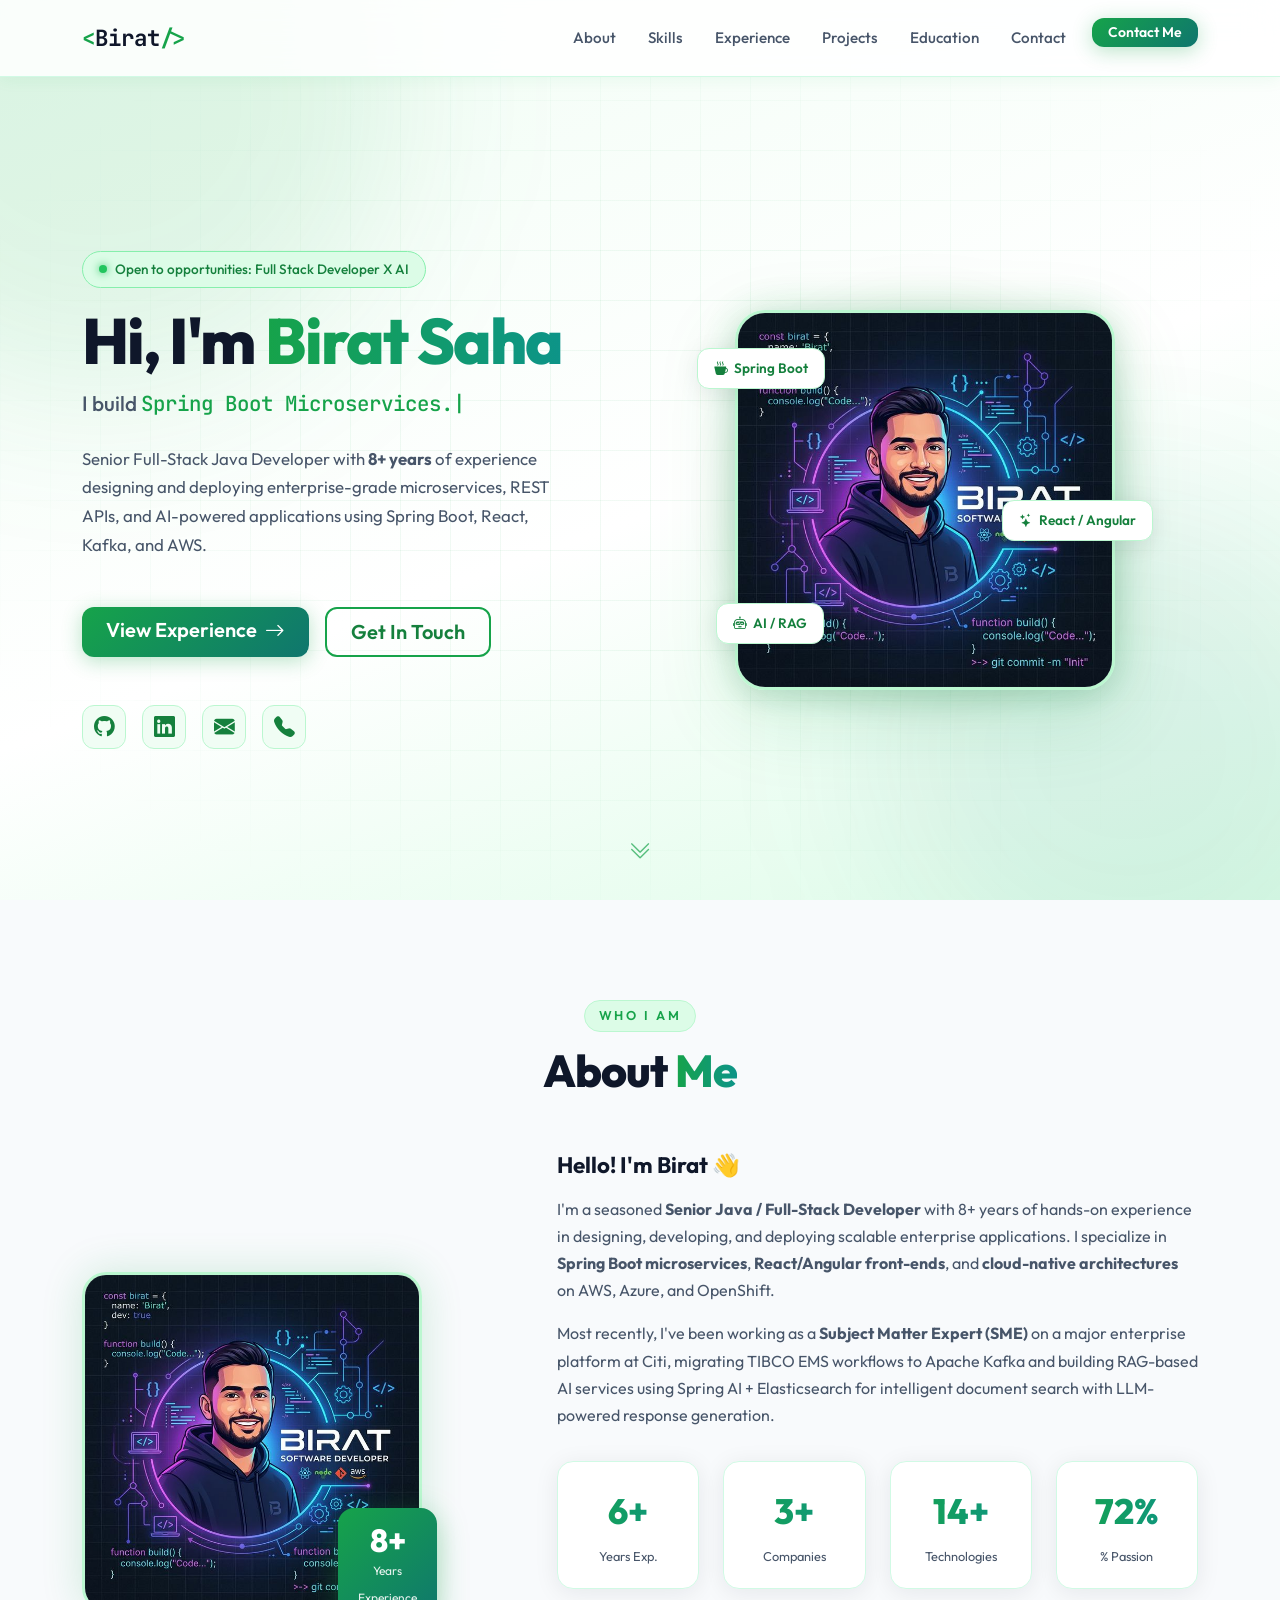
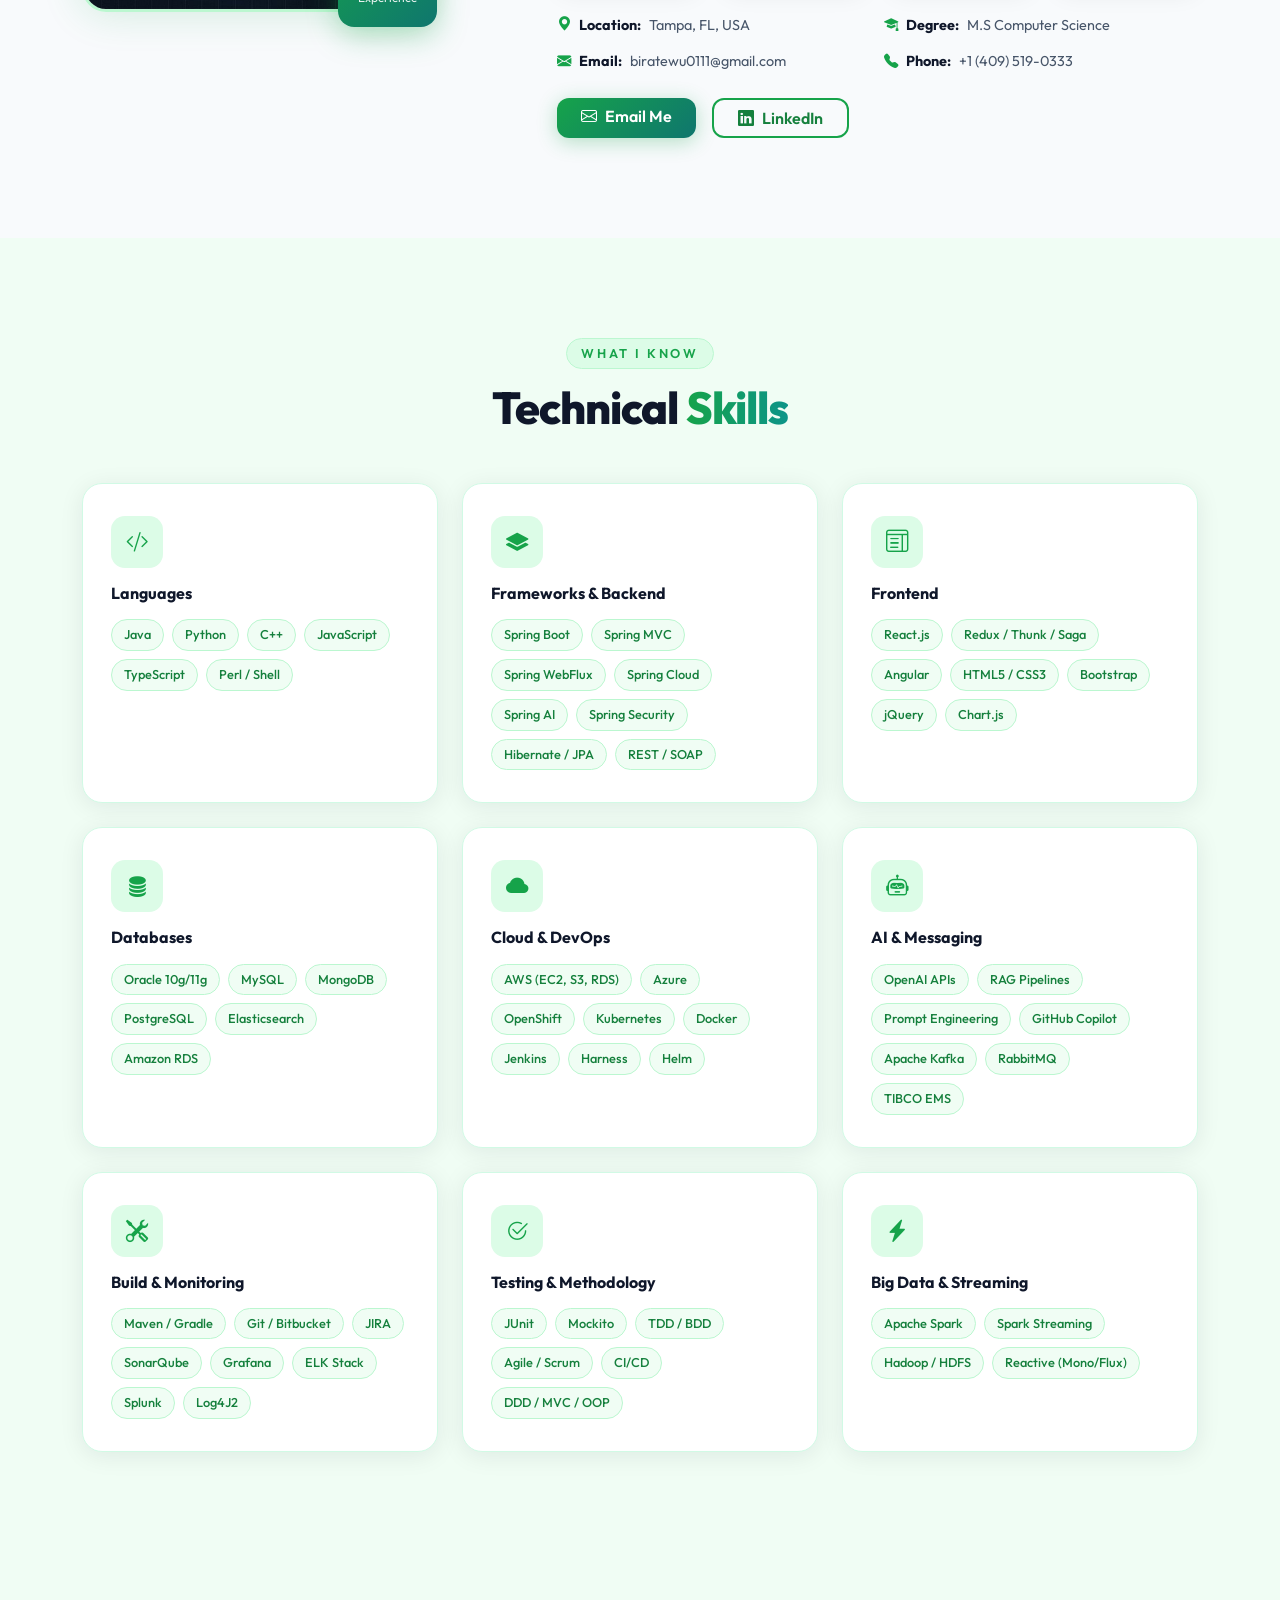
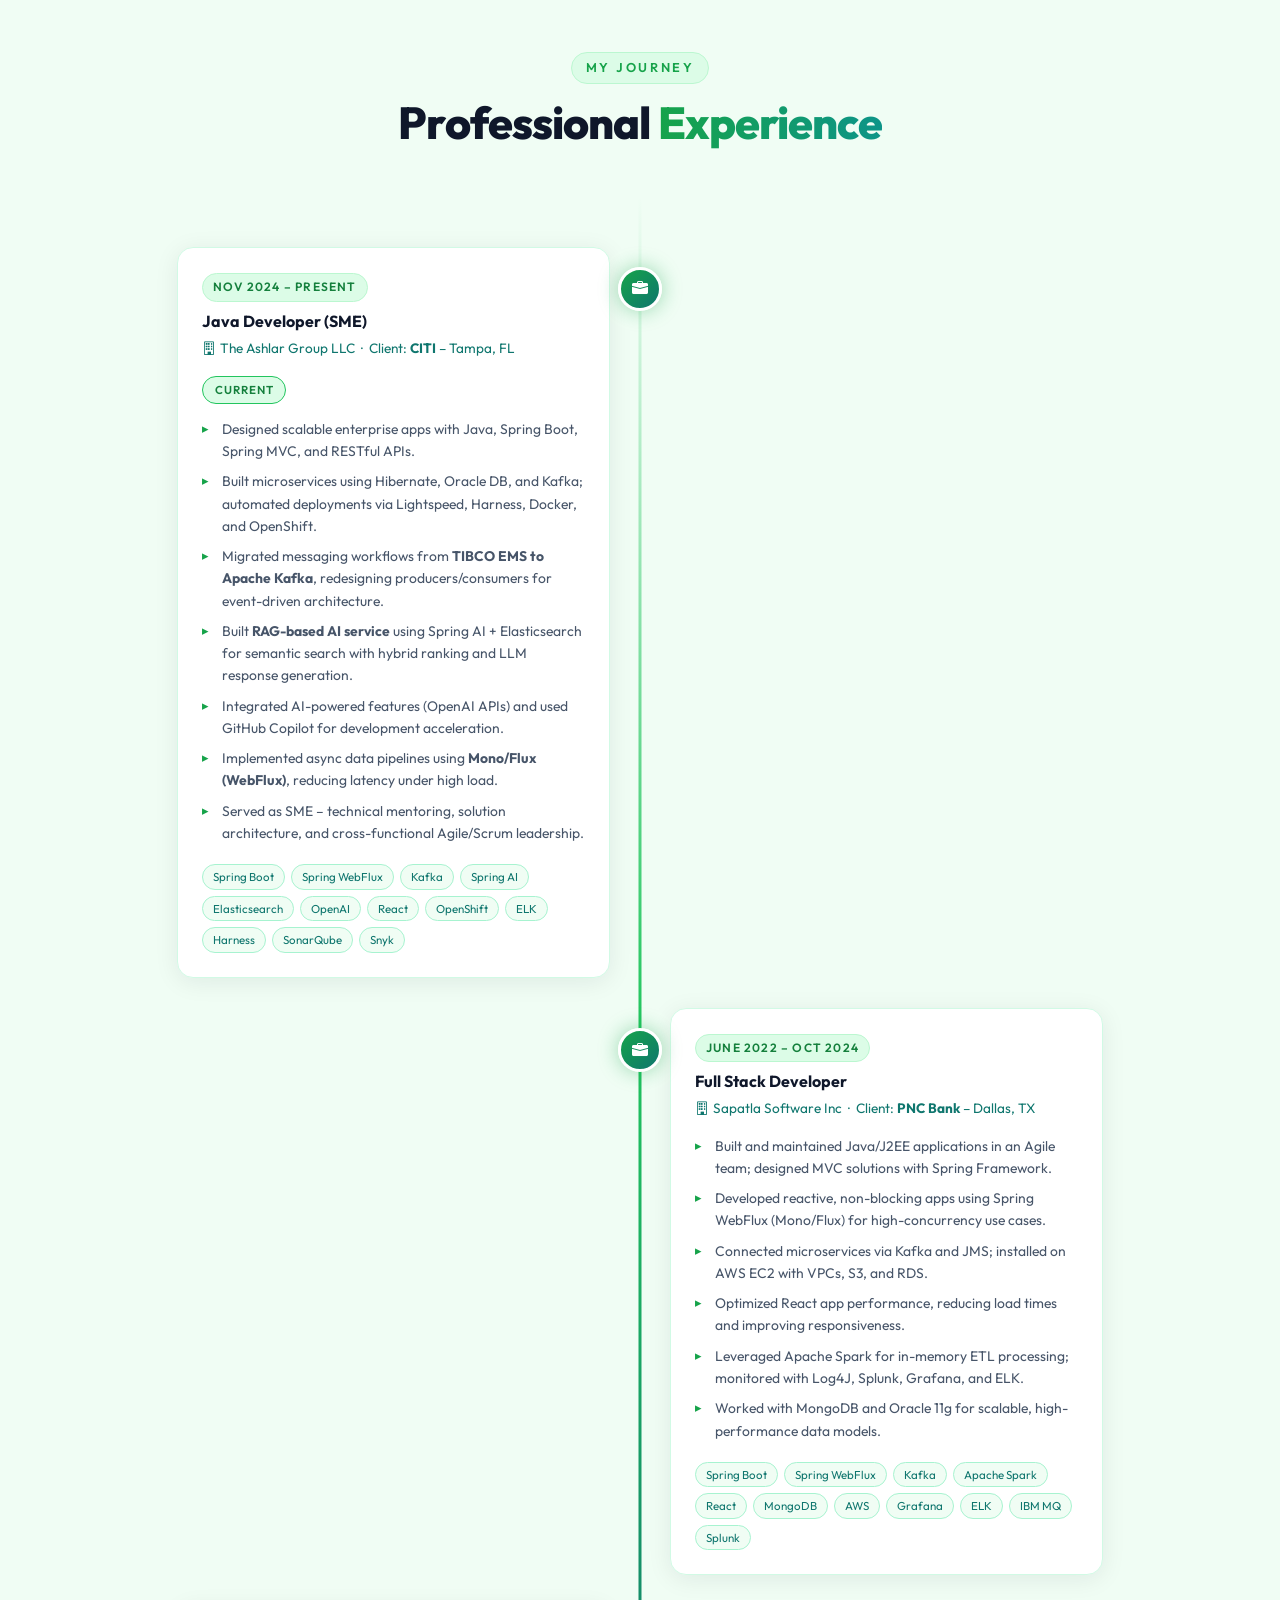
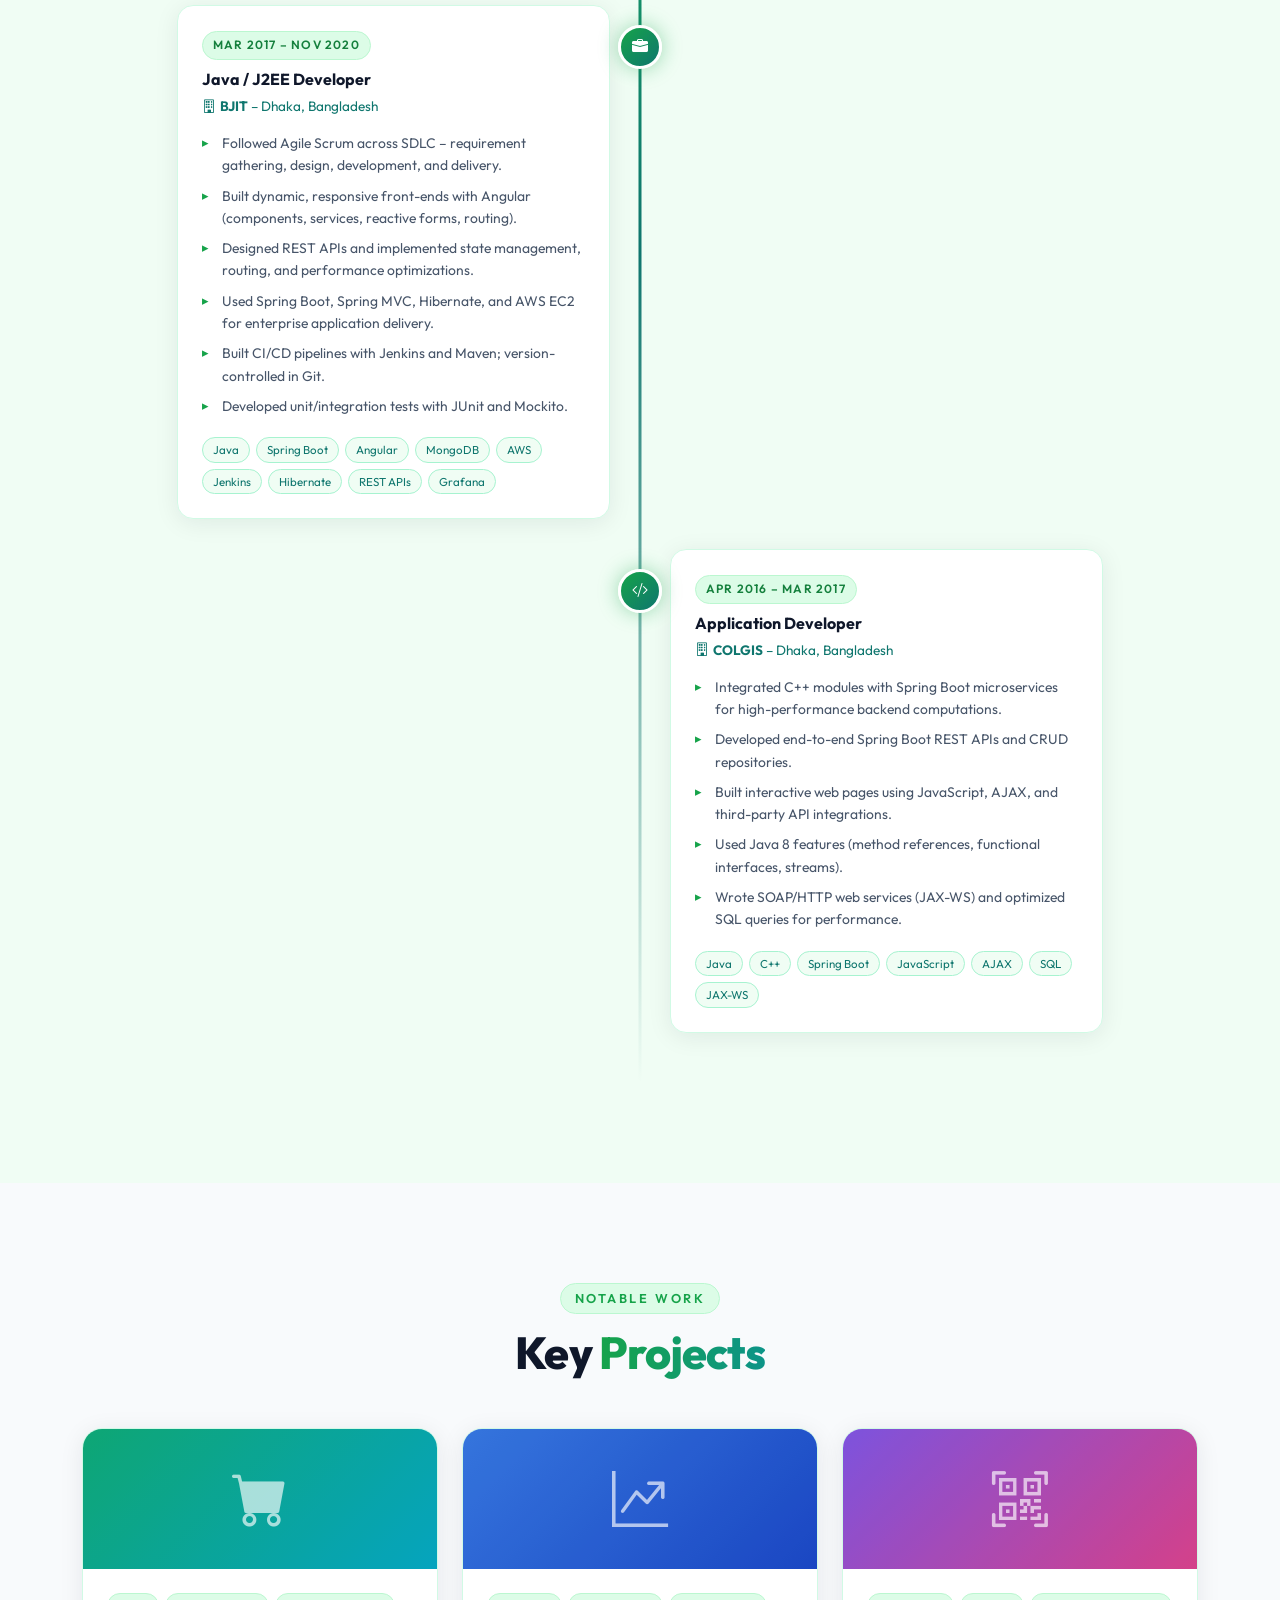
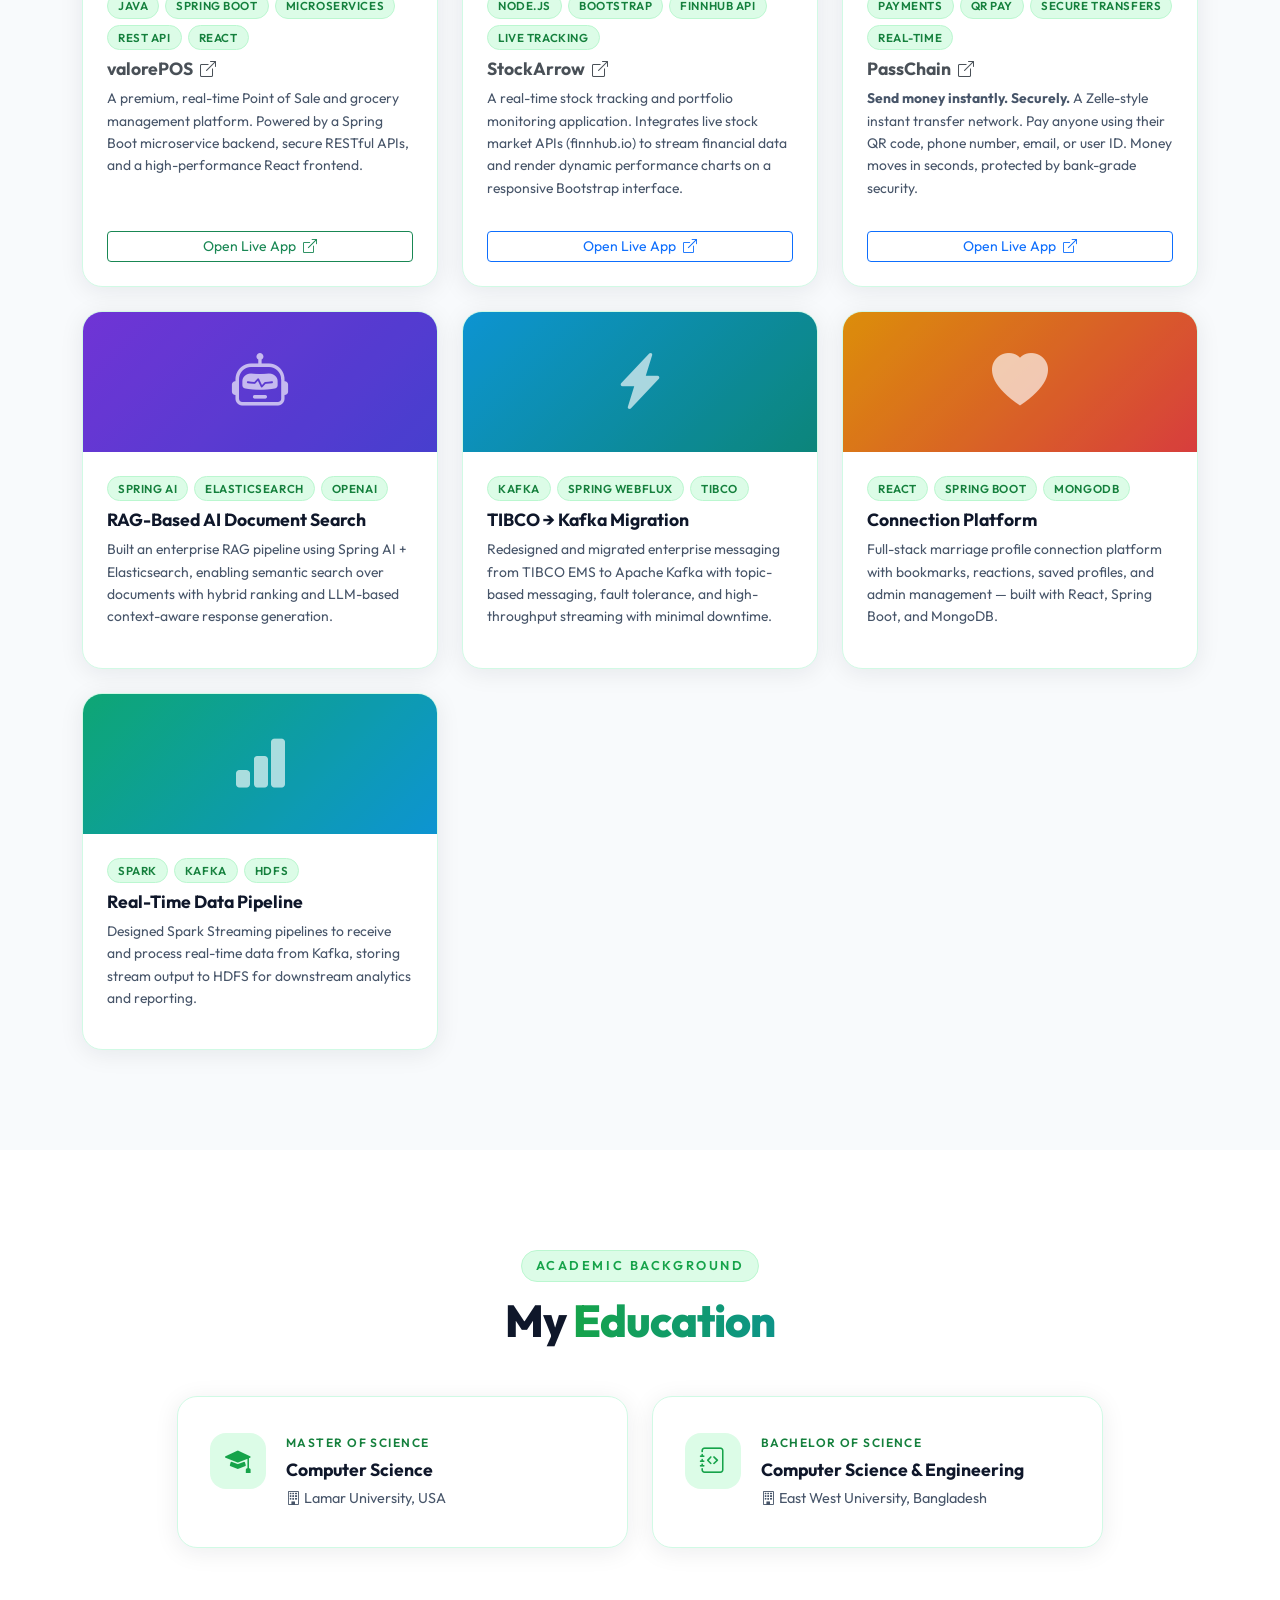
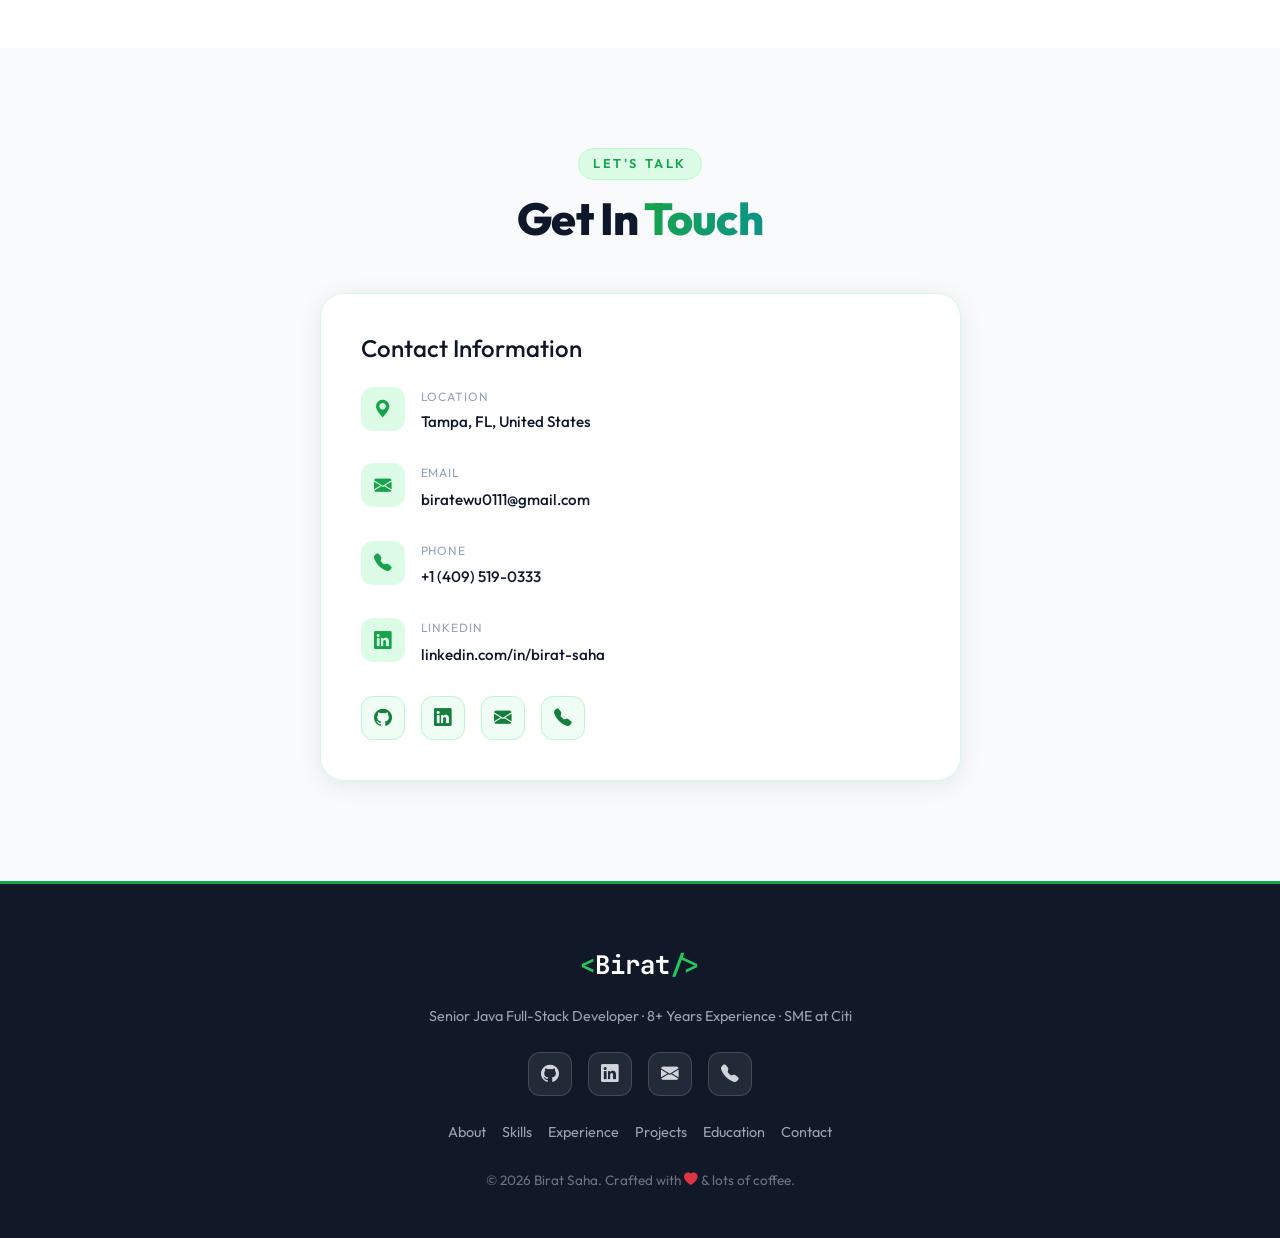
<file: index.html>
<!DOCTYPE html>
<html lang="en">

<head>
  <meta charset="UTF-8" />
  <meta name="viewport" content="width=device-width, initial-scale=1.0" />
  <meta name="description"
    content="Birat Saha – Senior Full-Stack Java Developer with 8+ years experience in Spring Boot, React, Microservices, AWS, Kafka, and AI/RAG systems." />
  <title>Birat Saha</title>

  <!-- Google Fonts -->
  <link
    href="https://fonts.googleapis.com/css2?family=Outfit:wght@300;400;500;600;700;800&family=JetBrains+Mono:wght@400;600&display=swap"
    rel="stylesheet" />

  <!-- Bootstrap 5 -->
  <link href="https://cdn.jsdelivr.net/npm/bootstrap@5.3.3/dist/css/bootstrap.min.css" rel="stylesheet" />

  <!-- Bootstrap Icons -->
  <link href="https://cdn.jsdelivr.net/npm/bootstrap-icons@1.11.3/font/bootstrap-icons.min.css" rel="stylesheet" />

  <!-- AOS -->
  <link href="https://unpkg.com/aos@2.3.1/dist/aos.css" rel="stylesheet" />

  <!-- Custom CSS -->
  <link rel="stylesheet" href="css/style.css" />
</head>

<body>

  <!-- ========== NAVBAR ========== -->
  <nav class="navbar navbar-expand-lg fixed-top" id="mainNav">
    <div class="container">
      <a class="navbar-brand" href="#hero">
        <span class="brand-bracket">&lt;</span>Birat<span class="brand-slash">/</span><span
          class="brand-bracket">&gt;</span>
      </a>
      <button class="navbar-toggler" type="button" data-bs-toggle="collapse" data-bs-target="#navbarNav"
        aria-controls="navbarNav" aria-expanded="false" aria-label="Toggle navigation">
        <span class="navbar-toggler-icon"></span>
      </button>
      <div class="collapse navbar-collapse" id="navbarNav">
        <ul class="navbar-nav ms-auto gap-1">
          <li class="nav-item"><a class="nav-link" href="#about">About</a></li>
          <li class="nav-item"><a class="nav-link" href="#skills">Skills</a></li>
          <li class="nav-item"><a class="nav-link" href="#experience">Experience</a></li>
          <li class="nav-item"><a class="nav-link" href="#projects">Projects</a></li>
          <li class="nav-item"><a class="nav-link" href="#education">Education</a></li>
          <li class="nav-item"><a class="nav-link" href="#contact">Contact</a></li>
          <li class="nav-item ms-2">
            <a class="btn btn-primary btn-sm px-3" href="#contact">Contact Me</a>
          </li>
        </ul>
      </div>
    </div>
  </nav>

  <!-- ========== HERO ========== -->
  <section id="hero" class="hero-section d-flex align-items-center">
    <div class="hero-bg-grid"></div>
    <div class="hero-orb orb-1"></div>
    <div class="hero-orb orb-2"></div>
    <div class="container position-relative">
      <div class="row align-items-center gy-5">
        <div class="col-lg-6" data-aos="fade-right" data-aos-duration="900">
          <div class="hero-badge mb-3">
            <span class="badge-dot"></span>
            <span>Open to opportunities: Full Stack Developer X AI</span>
          </div>
          <h1 class="hero-title">
            Hi, I'm <span class="gradient-text">Birat Saha</span>
          </h1>
          <div class="typewriter-wrapper mb-4">
            <span class="typewriter-prefix">I build </span>
            <span class="typewriter" id="typewriter"></span>
          </div>
          <p class="hero-desc mb-5">
            Senior Full-Stack Java Developer with <strong>8+ years</strong> of experience designing and deploying
            enterprise-grade microservices, REST APIs, and AI-powered applications using
            Spring Boot, React, Kafka, and AWS.
          </p>
          <div class="d-flex flex-wrap gap-3">
            <a href="#experience" class="btn btn-primary btn-lg px-4">View Experience <i
                class="bi bi-arrow-right ms-1"></i></a>
            <a href="#contact" class="btn btn-outline-light btn-lg px-4">Get In Touch</a>
          </div>
          <div class="hero-socials mt-5 d-flex gap-3">
            <a href="https://github.com/roy0111" target="_blank" class="social-icon" title="GitHub"><i
                class="bi bi-github"></i></a>
            <a href="https://www.linkedin.com/in/birat-saha-4b1632151/" target="_blank" class="social-icon"
              title="LinkedIn"><i class="bi bi-linkedin"></i></a>
            <a href="mailto:biratewu0111@gmail.com" class="social-icon" title="Email"><i
                class="bi bi-envelope-fill"></i></a>
            <a href="tel:+14095190333" class="social-icon" title="Phone"><i class="bi bi-telephone-fill"></i></a>
          </div>
        </div>
        <div class="col-lg-6 text-center" data-aos="fade-left" data-aos-duration="900">
          <div class="hero-img-wrapper mx-auto">
            <div class="hero-img-glow"></div>
            <img src="img/profile.png" alt="Birat Saha - Senior Java Full-Stack Developer" class="hero-img" />
            <div class="floating-card card-java" data-aos="zoom-in" data-aos-delay="400">
              <i class="bi bi-cup-hot-fill"></i> Spring Boot
            </div>
            <div class="floating-card card-react" data-aos="zoom-in" data-aos-delay="600">
              <i class="bi bi-stars"></i> React / Angular
            </div>
            <div class="floating-card card-spring" data-aos="zoom-in" data-aos-delay="800">
              <i class="bi bi-robot"></i> AI / RAG
            </div>
          </div>
        </div>
      </div>
    </div>
    <a href="#about" class="scroll-down">
      <i class="bi bi-chevron-double-down"></i>
    </a>
  </section>

  <!-- ========== ABOUT ========== -->
  <section id="about" class="section-pad">
    <div class="container">
      <div class="section-header text-center mb-5" data-aos="fade-up">
        <span class="section-tag">Who I Am</span>
        <h2 class="section-title">About <span class="gradient-text">Me</span></h2>
      </div>
      <div class="row align-items-center gy-4">
        <div class="col-lg-5" data-aos="fade-right">
          <div class="about-img-wrap">
            <img src="img/profile.png" alt="Birat Saha" class="about-img" />
            <div class="about-badge">
              <span class="about-badge-num">8+</span>
              <span class="about-badge-label">Years<br />Experience</span>
            </div>
          </div>
        </div>
        <div class="col-lg-7" data-aos="fade-left">
          <p class="about-greeting">Hello! I'm Birat 👋</p>
          <p class="about-desc">
            I'm a seasoned <strong>Senior Java / Full-Stack Developer</strong> with 8+ years of hands-on experience
            in designing, developing, and deploying scalable enterprise applications. I specialize in
            <strong>Spring Boot microservices</strong>, <strong>React/Angular front-ends</strong>, and
            <strong>cloud-native architectures</strong> on AWS, Azure, and OpenShift.
          </p>
          <p class="about-desc">
            Most recently, I've been working as a <strong>Subject Matter Expert (SME)</strong> on a major
            enterprise platform at Citi, migrating TIBCO EMS workflows to Apache Kafka and building
            RAG-based AI services using Spring AI + Elasticsearch for intelligent document search
            with LLM-powered response generation.
          </p>
          <div class="row about-stats gy-3 my-3">
            <div class="col-6 col-md-3">
              <div class="stat-box text-center">
                <div class="stat-num counter" data-target="8">0</div>
                <div class="stat-label">Years Exp.</div>
              </div>
            </div>
            <div class="col-6 col-md-3">
              <div class="stat-box text-center">
                <div class="stat-num counter" data-target="4">0</div>
                <div class="stat-label">Companies</div>
              </div>
            </div>
            <div class="col-6 col-md-3">
              <div class="stat-box text-center">
                <div class="stat-num counter" data-target="20">0</div>
                <div class="stat-label">Technologies</div>
              </div>
            </div>
            <div class="col-6 col-md-3">
              <div class="stat-box text-center">
                <div class="stat-num counter" data-target="100">0</div>
                <div class="stat-label">% Passion</div>
              </div>
            </div>
          </div>
          <div class="about-info-grid mt-4">
            <div class="info-item"><i class="bi bi-geo-alt-fill"></i> <strong>Location:</strong> Tampa, FL, USA</div>
            <div class="info-item"><i class="bi bi-mortarboard-fill"></i> <strong>Degree:</strong> M.S Computer Science
            </div>
            <div class="info-item"><i class="bi bi-envelope-fill"></i> <strong>Email:</strong> biratewu0111@gmail.com
            </div>
            <div class="info-item"><i class="bi bi-telephone-fill"></i> <strong>Phone:</strong> +1 (409) 519-0333</div>
          </div>
          <div class="d-flex flex-wrap gap-3 mt-4">
            <a href="mailto:biratewu0111@gmail.com" class="btn btn-primary px-4"><i
                class="bi bi-envelope me-2"></i>Email Me</a>
            <a href="https://www.linkedin.com/in/birat-saha-4b1632151/" target="_blank"
              class="btn btn-outline-light px-4"><i class="bi bi-linkedin me-2"></i>LinkedIn</a>
          </div>
        </div>
      </div>
    </div>
  </section>

  <!-- ========== SKILLS ========== -->
  <section id="skills" class="section-pad skills-section">
    <div class="container">
      <div class="section-header text-center mb-5" data-aos="fade-up">
        <span class="section-tag">What I Know</span>
        <h2 class="section-title">Technical <span class="gradient-text">Skills</span></h2>
      </div>
      <div class="row gy-4">

        <div class="col-md-6 col-lg-4" data-aos="fade-up" data-aos-delay="100">
          <div class="skill-card">
            <div class="skill-card-icon"><i class="bi bi-code-slash"></i></div>
            <h5 class="skill-card-title">Languages</h5>
            <div class="skill-pills">
              <span class="skill-pill">Java</span>
              <span class="skill-pill">Python</span>
              <span class="skill-pill">C++</span>
              <span class="skill-pill">JavaScript</span>
              <span class="skill-pill">TypeScript</span>
              <span class="skill-pill">Perl / Shell</span>
            </div>
          </div>
        </div>

        <div class="col-md-6 col-lg-4" data-aos="fade-up" data-aos-delay="200">
          <div class="skill-card">
            <div class="skill-card-icon"><i class="bi bi-layers-fill"></i></div>
            <h5 class="skill-card-title">Frameworks &amp; Backend</h5>
            <div class="skill-pills">
              <span class="skill-pill">Spring Boot</span>
              <span class="skill-pill">Spring MVC</span>
              <span class="skill-pill">Spring WebFlux</span>
              <span class="skill-pill">Spring Cloud</span>
              <span class="skill-pill">Spring AI</span>
              <span class="skill-pill">Spring Security</span>
              <span class="skill-pill">Hibernate / JPA</span>
              <span class="skill-pill">REST / SOAP</span>
            </div>
          </div>
        </div>

        <div class="col-md-6 col-lg-4" data-aos="fade-up" data-aos-delay="300">
          <div class="skill-card">
            <div class="skill-card-icon"><i class="bi bi-layout-text-window"></i></div>
            <h5 class="skill-card-title">Frontend</h5>
            <div class="skill-pills">
              <span class="skill-pill">React.js</span>
              <span class="skill-pill">Redux / Thunk / Saga</span>
              <span class="skill-pill">Angular</span>
              <span class="skill-pill">HTML5 / CSS3</span>
              <span class="skill-pill">Bootstrap</span>
              <span class="skill-pill">jQuery</span>
              <span class="skill-pill">Chart.js</span>
            </div>
          </div>
        </div>

        <div class="col-md-6 col-lg-4" data-aos="fade-up" data-aos-delay="100">
          <div class="skill-card">
            <div class="skill-card-icon"><i class="bi bi-database-fill"></i></div>
            <h5 class="skill-card-title">Databases</h5>
            <div class="skill-pills">
              <span class="skill-pill">Oracle 10g/11g</span>
              <span class="skill-pill">MySQL</span>
              <span class="skill-pill">MongoDB</span>
              <span class="skill-pill">PostgreSQL</span>
              <span class="skill-pill">Elasticsearch</span>
              <span class="skill-pill">Amazon RDS</span>
            </div>
          </div>
        </div>

        <div class="col-md-6 col-lg-4" data-aos="fade-up" data-aos-delay="200">
          <div class="skill-card">
            <div class="skill-card-icon"><i class="bi bi-cloud-fill"></i></div>
            <h5 class="skill-card-title">Cloud &amp; DevOps</h5>
            <div class="skill-pills">
              <span class="skill-pill">AWS (EC2, S3, RDS)</span>
              <span class="skill-pill">Azure</span>
              <span class="skill-pill">OpenShift</span>
              <span class="skill-pill">Kubernetes</span>
              <span class="skill-pill">Docker</span>
              <span class="skill-pill">Jenkins</span>
              <span class="skill-pill">Harness</span>
              <span class="skill-pill">Helm</span>
            </div>
          </div>
        </div>

        <div class="col-md-6 col-lg-4" data-aos="fade-up" data-aos-delay="300">
          <div class="skill-card">
            <div class="skill-card-icon"><i class="bi bi-robot"></i></div>
            <h5 class="skill-card-title">AI &amp; Messaging</h5>
            <div class="skill-pills">
              <span class="skill-pill">OpenAI APIs</span>
              <span class="skill-pill">RAG Pipelines</span>
              <span class="skill-pill">Prompt Engineering</span>
              <span class="skill-pill">GitHub Copilot</span>
              <span class="skill-pill">Apache Kafka</span>
              <span class="skill-pill">RabbitMQ</span>
              <span class="skill-pill">TIBCO EMS</span>
            </div>
          </div>
        </div>

        <div class="col-md-6 col-lg-4" data-aos="fade-up" data-aos-delay="100">
          <div class="skill-card">
            <div class="skill-card-icon"><i class="bi bi-tools"></i></div>
            <h5 class="skill-card-title">Build &amp; Monitoring</h5>
            <div class="skill-pills">
              <span class="skill-pill">Maven / Gradle</span>
              <span class="skill-pill">Git / Bitbucket</span>
              <span class="skill-pill">JIRA</span>
              <span class="skill-pill">SonarQube</span>
              <span class="skill-pill">Grafana</span>
              <span class="skill-pill">ELK Stack</span>
              <span class="skill-pill">Splunk</span>
              <span class="skill-pill">Log4J2</span>
            </div>
          </div>
        </div>

        <div class="col-md-6 col-lg-4" data-aos="fade-up" data-aos-delay="200">
          <div class="skill-card">
            <div class="skill-card-icon"><i class="bi bi-check2-circle"></i></div>
            <h5 class="skill-card-title">Testing &amp; Methodology</h5>
            <div class="skill-pills">
              <span class="skill-pill">JUnit</span>
              <span class="skill-pill">Mockito</span>
              <span class="skill-pill">TDD / BDD</span>
              <span class="skill-pill">Agile / Scrum</span>
              <span class="skill-pill">CI/CD</span>
              <span class="skill-pill">DDD / MVC / OOP</span>
            </div>
          </div>
        </div>

        <div class="col-md-6 col-lg-4" data-aos="fade-up" data-aos-delay="300">
          <div class="skill-card">
            <div class="skill-card-icon"><i class="bi bi-lightning-charge-fill"></i></div>
            <h5 class="skill-card-title">Big Data &amp; Streaming</h5>
            <div class="skill-pills">
              <span class="skill-pill">Apache Spark</span>
              <span class="skill-pill">Spark Streaming</span>
              <span class="skill-pill">Hadoop / HDFS</span>
              <span class="skill-pill">Reactive (Mono/Flux)</span>
            </div>
          </div>
        </div>

      </div>
    </div>
  </section>

  <!-- ========== EXPERIENCE ========== -->
  <section id="experience" class="section-pad experience-section">
    <div class="container">
      <div class="section-header text-center mb-5" data-aos="fade-up">
        <span class="section-tag">My Journey</span>
        <h2 class="section-title">Professional <span class="gradient-text">Experience</span></h2>
      </div>
      <div class="row gy-4 justify-content-center">
        <div class="col-lg-10">
          <div class="timeline">

            <!-- CITI -->
            <div class="timeline-item" data-aos="fade-right">
              <div class="timeline-dot"><i class="bi bi-briefcase-fill"></i></div>
              <div class="timeline-card">
                <div class="d-flex justify-content-between flex-wrap align-items-start gap-2 mb-2">
                  <div>
                    <span class="timeline-period">Nov 2024 – Present</span>
                    <h5 class="timeline-title">Java Developer (SME)</h5>
                    <p class="timeline-place"><i class="bi bi-building me-1"></i>The Ashlar Group LLC &nbsp;·&nbsp;
                      Client: <strong>CITI</strong> – Tampa, FL</p>
                  </div>
                  <span class="exp-badge">Current</span>
                </div>
                <ul class="timeline-bullets">
                  <li>Designed scalable enterprise apps with Java, Spring Boot, Spring MVC, and RESTful APIs.</li>
                  <li>Built microservices using Hibernate, Oracle DB, and Kafka; automated deployments via Lightspeed,
                    Harness, Docker, and OpenShift.</li>
                  <li>Migrated messaging workflows from <strong>TIBCO EMS to Apache Kafka</strong>, redesigning
                    producers/consumers for event-driven architecture.</li>
                  <li>Built <strong>RAG-based AI service</strong> using Spring AI + Elasticsearch for semantic search
                    with hybrid ranking and LLM response generation.</li>
                  <li>Integrated AI-powered features (OpenAI APIs) and used GitHub Copilot for development acceleration.
                  </li>
                  <li>Implemented async data pipelines using <strong>Mono/Flux (WebFlux)</strong>, reducing latency
                    under high load.</li>
                  <li>Served as SME – technical mentoring, solution architecture, and cross-functional Agile/Scrum
                    leadership.</li>
                </ul>
                <div class="env-tags mt-3">
                  <span class="env-tag">Spring Boot</span><span class="env-tag">Spring WebFlux</span><span
                    class="env-tag">Kafka</span>
                  <span class="env-tag">Spring AI</span><span class="env-tag">Elasticsearch</span><span
                    class="env-tag">OpenAI</span>
                  <span class="env-tag">React</span><span class="env-tag">OpenShift</span><span
                    class="env-tag">ELK</span>
                  <span class="env-tag">Harness</span><span class="env-tag">SonarQube</span><span
                    class="env-tag">Snyk</span>
                </div>
              </div>
            </div>

            <!-- DTCC -->
            <div class="timeline-item right" data-aos="fade-left">
              <div class="timeline-dot"><i class="bi bi-briefcase-fill"></i></div>
              <div class="timeline-card">
                <span class="timeline-period">June 2022 – Oct 2024</span>
                <h5 class="timeline-title">Full Stack Developer</h5>
                <p class="timeline-place"><i class="bi bi-building me-1"></i>Sapatla Software Inc &nbsp;·&nbsp; Client:
                  <strong>PNC Bank</strong> – Dallas, TX
                </p>
                <ul class="timeline-bullets">
                  <li>Built and maintained Java/J2EE applications in an Agile team; designed MVC solutions with Spring
                    Framework.</li>
                  <li>Developed reactive, non-blocking apps using Spring WebFlux (Mono/Flux) for high-concurrency use
                    cases.</li>
                  <li>Connected microservices via Kafka and JMS; installed on AWS EC2 with VPCs, S3, and RDS.</li>
                  <li>Optimized React app performance, reducing load times and improving responsiveness.</li>
                  <li>Leveraged Apache Spark for in-memory ETL processing; monitored with Log4J, Splunk, Grafana, and
                    ELK.</li>
                  <li>Worked with MongoDB and Oracle 11g for scalable, high-performance data models.</li>
                </ul>
                <div class="env-tags mt-3">
                  <span class="env-tag">Spring Boot</span><span class="env-tag">Spring WebFlux</span><span
                    class="env-tag">Kafka</span>
                  <span class="env-tag">Apache Spark</span><span class="env-tag">React</span><span
                    class="env-tag">MongoDB</span>
                  <span class="env-tag">AWS</span><span class="env-tag">Grafana</span><span class="env-tag">ELK</span>
                  <span class="env-tag">IBM MQ</span><span class="env-tag">Splunk</span>
                </div>
              </div>
            </div>

            <!-- BJIT -->
            <div class="timeline-item" data-aos="fade-right">
              <div class="timeline-dot"><i class="bi bi-briefcase-fill"></i></div>
              <div class="timeline-card">
                <span class="timeline-period">Mar 2017 – Nov 2020</span>
                <h5 class="timeline-title">Java / J2EE Developer</h5>
                <p class="timeline-place"><i class="bi bi-building me-1"></i><strong>BJIT</strong> – Dhaka, Bangladesh
                </p>
                <ul class="timeline-bullets">
                  <li>Followed Agile Scrum across SDLC – requirement gathering, design, development, and delivery.</li>
                  <li>Built dynamic, responsive front-ends with Angular (components, services, reactive forms, routing).
                  </li>
                  <li>Designed REST APIs and implemented state management, routing, and performance optimizations.</li>
                  <li>Used Spring Boot, Spring MVC, Hibernate, and AWS EC2 for enterprise application delivery.</li>
                  <li>Built CI/CD pipelines with Jenkins and Maven; version-controlled in Git.</li>
                  <li>Developed unit/integration tests with JUnit and Mockito.</li>
                </ul>
                <div class="env-tags mt-3">
                  <span class="env-tag">Java</span><span class="env-tag">Spring Boot</span><span
                    class="env-tag">Angular</span>
                  <span class="env-tag">MongoDB</span><span class="env-tag">AWS</span><span
                    class="env-tag">Jenkins</span>
                  <span class="env-tag">Hibernate</span><span class="env-tag">REST APIs</span><span
                    class="env-tag">Grafana</span>
                </div>
              </div>
            </div>

            <!-- COLGIS -->
            <div class="timeline-item right" data-aos="fade-left">
              <div class="timeline-dot"><i class="bi bi-code-slash"></i></div>
              <div class="timeline-card">
                <span class="timeline-period">Apr 2016 – Mar 2017</span>
                <h5 class="timeline-title">Application Developer</h5>
                <p class="timeline-place"><i class="bi bi-building me-1"></i><strong>COLGIS</strong> – Dhaka, Bangladesh
                </p>
                <ul class="timeline-bullets">
                  <li>Integrated C++ modules with Spring Boot microservices for high-performance backend computations.
                  </li>
                  <li>Developed end-to-end Spring Boot REST APIs and CRUD repositories.</li>
                  <li>Built interactive web pages using JavaScript, AJAX, and third-party API integrations.</li>
                  <li>Used Java 8 features (method references, functional interfaces, streams).</li>
                  <li>Wrote SOAP/HTTP web services (JAX-WS) and optimized SQL queries for performance.</li>
                </ul>
                <div class="env-tags mt-3">
                  <span class="env-tag">Java</span><span class="env-tag">C++</span><span class="env-tag">Spring
                    Boot</span>
                  <span class="env-tag">JavaScript</span><span class="env-tag">AJAX</span><span
                    class="env-tag">SQL</span>
                  <span class="env-tag">JAX-WS</span>
                </div>
              </div>
            </div>

          </div>
        </div>
      </div>
    </div>
  </section>

  <!-- ========== PROJECTS ========== -->
  <section id="projects" class="section-pad">
    <div class="container">
      <div class="section-header text-center mb-5" data-aos="fade-up">
        <span class="section-tag">Notable Work</span>
        <h2 class="section-title">Key <span class="gradient-text">Projects</span></h2>
      </div>
      <div class="row gy-4">

        <div class="col-md-6 col-lg-4" data-aos="fade-up" data-aos-delay="100">
          <div class="project-card d-flex flex-column h-100">
            <div class="project-card-top" style="background: linear-gradient(135deg, #10b981, #06b6d4);">
              <i class="bi bi-cart-fill project-icon"></i>
            </div>
            <div class="project-card-body d-flex flex-column flex-grow-1">
              <div class="project-tags mb-2">
                <span class="project-tag">Java</span>
                <span class="project-tag">Spring Boot</span>
                <span class="project-tag">Microservices</span>
                <span class="project-tag">REST API</span>
                <span class="project-tag">React</span>
              </div>
              <h5 class="project-title">
                <a href="https://valore-grocery.onrender.com/login" target="_blank"
                  class="text-decoration-none text-dark-emphasis">
                  valorePOS <i class="bi bi-box-arrow-up-right small fs-6 ms-1"></i>
                </a>
              </h5>
              <p class="project-desc">A premium, real-time Point of Sale and grocery management platform. Powered by a
                Spring Boot microservice backend, secure RESTful APIs, and a high-performance React frontend.</p>
              <div class="mt-auto pt-3">
                <a href="https://valore-grocery.onrender.com/login" target="_blank"
                  class="btn btn-sm btn-outline-success w-100">
                  Open Live App <i class="bi bi-box-arrow-up-right ms-1"></i>
                </a>
              </div>
            </div>
          </div>
        </div>

        <div class="col-md-6 col-lg-4" data-aos="fade-up" data-aos-delay="200">
          <div class="project-card d-flex flex-column h-100">
            <div class="project-card-top" style="background: linear-gradient(135deg, #3b82f6, #1d4ed8);">
              <i class="bi bi-graph-up-arrow project-icon"></i>
            </div>
            <div class="project-card-body d-flex flex-column flex-grow-1">
              <div class="project-tags mb-2">
                <span class="project-tag">Node.js</span>
                <span class="project-tag">Bootstrap</span>
                <span class="project-tag">Finnhub API</span>
                <span class="project-tag">Live Tracking</span>
              </div>
              <h5 class="project-title">
                <a href="https://stockarrow.onrender.com" target="_blank"
                  class="text-decoration-none text-dark-emphasis">
                  StockArrow <i class="bi bi-box-arrow-up-right small fs-6 ms-1"></i>
                </a>
              </h5>
              <p class="project-desc">A real-time stock tracking and portfolio monitoring application. Integrates live
                stock market APIs (finnhub.io) to stream financial data and render dynamic performance charts on a
                responsive
                Bootstrap interface.</p>
              <div class="mt-auto pt-3">
                <a href="https://stockarrow.onrender.com" target="_blank" class="btn btn-sm btn-outline-primary w-100">
                  Open Live App <i class="bi bi-box-arrow-up-right ms-1"></i>
                </a>
              </div>
            </div>
          </div>
        </div>

        <div class="col-md-6 col-lg-4" data-aos="fade-up" data-aos-delay="250">
          <div class="project-card d-flex flex-column h-100">
            <div class="project-card-top" style="background: linear-gradient(135deg, #8b5cf6, #ec4899);">
              <i class="bi bi-qr-code-scan project-icon"></i>
            </div>
            <div class="project-card-body d-flex flex-column flex-grow-1">
              <div class="project-tags mb-2">
                <span class="project-tag">Payments</span>
                <span class="project-tag">QR Pay</span>
                <span class="project-tag">Secure Transfers</span>
                <span class="project-tag">Real-time</span>
              </div>
              <h5 class="project-title">
                <a href="https://passchain.onrender.com/" target="_blank"
                  class="text-decoration-none text-dark-emphasis">
                  PassChain <i class="bi bi-box-arrow-up-right small fs-6 ms-1"></i>
                </a>
              </h5>
              <p class="project-desc"><strong>Send money instantly. Securely.</strong> A Zelle-style instant transfer
                network. Pay anyone using their QR code, phone number, email, or user ID. Money moves in seconds,
                protected by bank-grade security.</p>
              <div class="mt-auto pt-3">
                <a href="https://passchain.onrender.com/" target="_blank" class="btn btn-sm btn-outline-primary w-100">
                  Open Live App <i class="bi bi-box-arrow-up-right ms-1"></i>
                </a>
              </div>
            </div>
          </div>
        </div>

        <div class="col-md-6 col-lg-4" data-aos="fade-up" data-aos-delay="300">
          <div class="project-card">
            <div class="project-card-top" style="background: linear-gradient(135deg, #7c3aed, #4f46e5);">
              <i class="bi bi-robot project-icon"></i>
            </div>
            <div class="project-card-body">
              <div class="project-tags mb-2">
                <span class="project-tag">Spring AI</span>
                <span class="project-tag">Elasticsearch</span>
                <span class="project-tag">OpenAI</span>
              </div>
              <h5 class="project-title">RAG-Based AI Document Search</h5>
              <p class="project-desc">Built an enterprise RAG pipeline using Spring AI + Elasticsearch, enabling
                semantic search over documents with hybrid ranking and LLM-based context-aware response generation.</p>
            </div>
          </div>
        </div>

        <div class="col-md-6 col-lg-4" data-aos="fade-up" data-aos-delay="100">
          <div class="project-card">
            <div class="project-card-top" style="background: linear-gradient(135deg, #0ea5e9, #0d9488);">
              <i class="bi bi-lightning-charge-fill project-icon"></i>
            </div>
            <div class="project-card-body">
              <div class="project-tags mb-2">
                <span class="project-tag">Kafka</span>
                <span class="project-tag">Spring WebFlux</span>
                <span class="project-tag">TIBCO</span>
              </div>
              <h5 class="project-title">TIBCO → Kafka Migration</h5>
              <p class="project-desc">Redesigned and migrated enterprise messaging from TIBCO EMS to Apache Kafka with
                topic-based messaging, fault tolerance, and high-throughput streaming with minimal downtime.</p>
            </div>
          </div>
        </div>

        <div class="col-md-6 col-lg-4" data-aos="fade-up" data-aos-delay="200">
          <div class="project-card">
            <div class="project-card-top" style="background: linear-gradient(135deg, #f59e0b, #ef4444);">
              <i class="bi bi-heart-fill project-icon"></i>
            </div>
            <div class="project-card-body">
              <div class="project-tags mb-2">
                <span class="project-tag">React</span>
                <span class="project-tag">Spring Boot</span>
                <span class="project-tag">MongoDB</span>
              </div>
              <h5 class="project-title">Connection Platform</h5>
              <p class="project-desc">Full-stack marriage profile connection platform with bookmarks, reactions, saved
                profiles, and admin management — built with React, Spring Boot, and MongoDB.</p>
            </div>
          </div>
        </div>

        <div class="col-md-6 col-lg-4" data-aos="fade-up" data-aos-delay="300">
          <div class="project-card">
            <div class="project-card-top" style="background: linear-gradient(135deg, #10b981, #0ea5e9);">
              <i class="bi bi-bar-chart-fill project-icon"></i>
            </div>
            <div class="project-card-body">
              <div class="project-tags mb-2">
                <span class="project-tag">Spark</span>
                <span class="project-tag">Kafka</span>
                <span class="project-tag">HDFS</span>
              </div>
              <h5 class="project-title">Real-Time Data Pipeline</h5>
              <p class="project-desc">Designed Spark Streaming pipelines to receive and process real-time data from
                Kafka, storing stream output to HDFS for downstream analytics and reporting.</p>
            </div>
          </div>
        </div>




      </div>
    </div>
  </section>

  <!-- ========== EDUCATION ========== -->
  <section id="education" class="section-pad education-section">
    <div class="container">
      <div class="section-header text-center mb-5" data-aos="fade-up">
        <span class="section-tag">Academic Background</span>
        <h2 class="section-title">My <span class="gradient-text">Education</span></h2>
      </div>
      <div class="row gy-4 justify-content-center">
        <div class="col-md-6 col-lg-5" data-aos="fade-right">
          <div class="edu-card">
            <div class="edu-icon"><i class="bi bi-mortarboard-fill"></i></div>
            <div>
              <span class="edu-degree">Master of Science</span>
              <h5 class="edu-field">Computer Science</h5>
              <p class="edu-school"><i class="bi bi-building me-1"></i>Lamar University, USA</p>
            </div>
          </div>
        </div>
        <div class="col-md-6 col-lg-5" data-aos="fade-left">
          <div class="edu-card">
            <div class="edu-icon"><i class="bi bi-journal-code"></i></div>
            <div>
              <span class="edu-degree">Bachelor of Science</span>
              <h5 class="edu-field">Computer Science &amp; Engineering</h5>
              <p class="edu-school"><i class="bi bi-building me-1"></i>East West University, Bangladesh</p>
            </div>
          </div>
        </div>
      </div>
    </div>
  </section>

  <!-- ========== CONTACT ========== -->
  <section id="contact" class="section-pad">
    <div class="container">
      <div class="section-header text-center mb-5" data-aos="fade-up">
        <span class="section-tag">Let's Talk</span>
        <h2 class="section-title">Get In <span class="gradient-text">Touch</span></h2>
      </div>
      <div class="row gy-4 justify-content-center">
        <div class="col-lg-7" data-aos="fade-up">
          <div class="contact-info-box">
            <h4 class="mb-4">Contact Information</h4>
            <div class="contact-info-item">
              <div class="contact-info-icon"><i class="bi bi-geo-alt-fill"></i></div>
              <div>
                <p class="contact-info-label">Location</p>
                <p class="contact-info-value">Tampa, FL, United States</p>
              </div>
            </div>
            <div class="contact-info-item">
              <div class="contact-info-icon"><i class="bi bi-envelope-fill"></i></div>
              <div>
                <p class="contact-info-label">Email</p>
                <a href="mailto:biratewu0111@gmail.com" class="contact-info-value">biratewu0111@gmail.com</a>
              </div>
            </div>
            <div class="contact-info-item">
              <div class="contact-info-icon"><i class="bi bi-telephone-fill"></i></div>
              <div>
                <p class="contact-info-label">Phone</p>
                <a href="tel:+14095190333" class="contact-info-value">+1 (409) 519-0333</a>
              </div>
            </div>
            <div class="contact-info-item">
              <div class="contact-info-icon"><i class="bi bi-linkedin"></i></div>
              <div>
                <p class="contact-info-label">LinkedIn</p>
                <a href="https://www.linkedin.com/in/birat-saha-4b1632151/" target="_blank"
                  class="contact-info-value">linkedin.com/in/birat-saha</a>
              </div>
            </div>
            <div class="contact-socials mt-4 d-flex gap-3">
              <a href="https://github.com/roy0111" target="_blank" class="social-icon"><i class="bi bi-github"></i></a>
              <a href="https://www.linkedin.com/in/birat-saha-4b1632151/" target="_blank" class="social-icon"><i
                  class="bi bi-linkedin"></i></a>
              <a href="mailto:biratewu0111@gmail.com" class="social-icon"><i class="bi bi-envelope-fill"></i></a>
              <a href="tel:+14095190333" class="social-icon"><i class="bi bi-telephone-fill"></i></a>
            </div>
          </div>
        </div>
      </div>
    </div>
  </section>

  <!-- ========== FOOTER ========== -->
  <footer class="footer">
    <div class="container text-center">
      <div class="footer-logo mb-3">
        <span class="brand-bracket">&lt;</span>Birat<span class="brand-slash">/</span><span
          class="brand-bracket">&gt;</span>
      </div>
      <p class="footer-desc mb-4">Senior Java Full-Stack Developer · 8+ Years Experience · SME at Citi</p>
      <div class="d-flex justify-content-center gap-3 mb-4">
        <a href="https://github.com/roy0111" target="_blank" class="social-icon"><i class="bi bi-github"></i></a>
        <a href="https://www.linkedin.com/in/birat-saha-4b1632151/" target="_blank" class="social-icon"><i
            class="bi bi-linkedin"></i></a>
        <a href="mailto:biratewu0111@gmail.com" class="social-icon"><i class="bi bi-envelope-fill"></i></a>
        <a href="tel:+14095190333" class="social-icon"><i class="bi bi-telephone-fill"></i></a>
      </div>
      <div class="footer-nav d-flex justify-content-center flex-wrap gap-3 mb-4">
        <a href="#about">About</a>
        <a href="#skills">Skills</a>
        <a href="#experience">Experience</a>
        <a href="#projects">Projects</a>
        <a href="#education">Education</a>
        <a href="#contact">Contact</a>
      </div>
      <p class="footer-copy">© 2026 Birat Saha. Crafted with <i class="bi bi-heart-fill text-danger"></i> &amp; lots of
        coffee.</p>
    </div>
  </footer>

  <!-- Bootstrap 5 JS -->
  <script src="https://cdn.jsdelivr.net/npm/bootstrap@5.3.3/dist/js/bootstrap.bundle.min.js"></script>
  <!-- AOS -->
  <script src="https://unpkg.com/aos@2.3.1/dist/aos.js"></script>
  <!-- Custom JS -->
  <script src="js/main.js"></script>
</body>

</html>
</file>
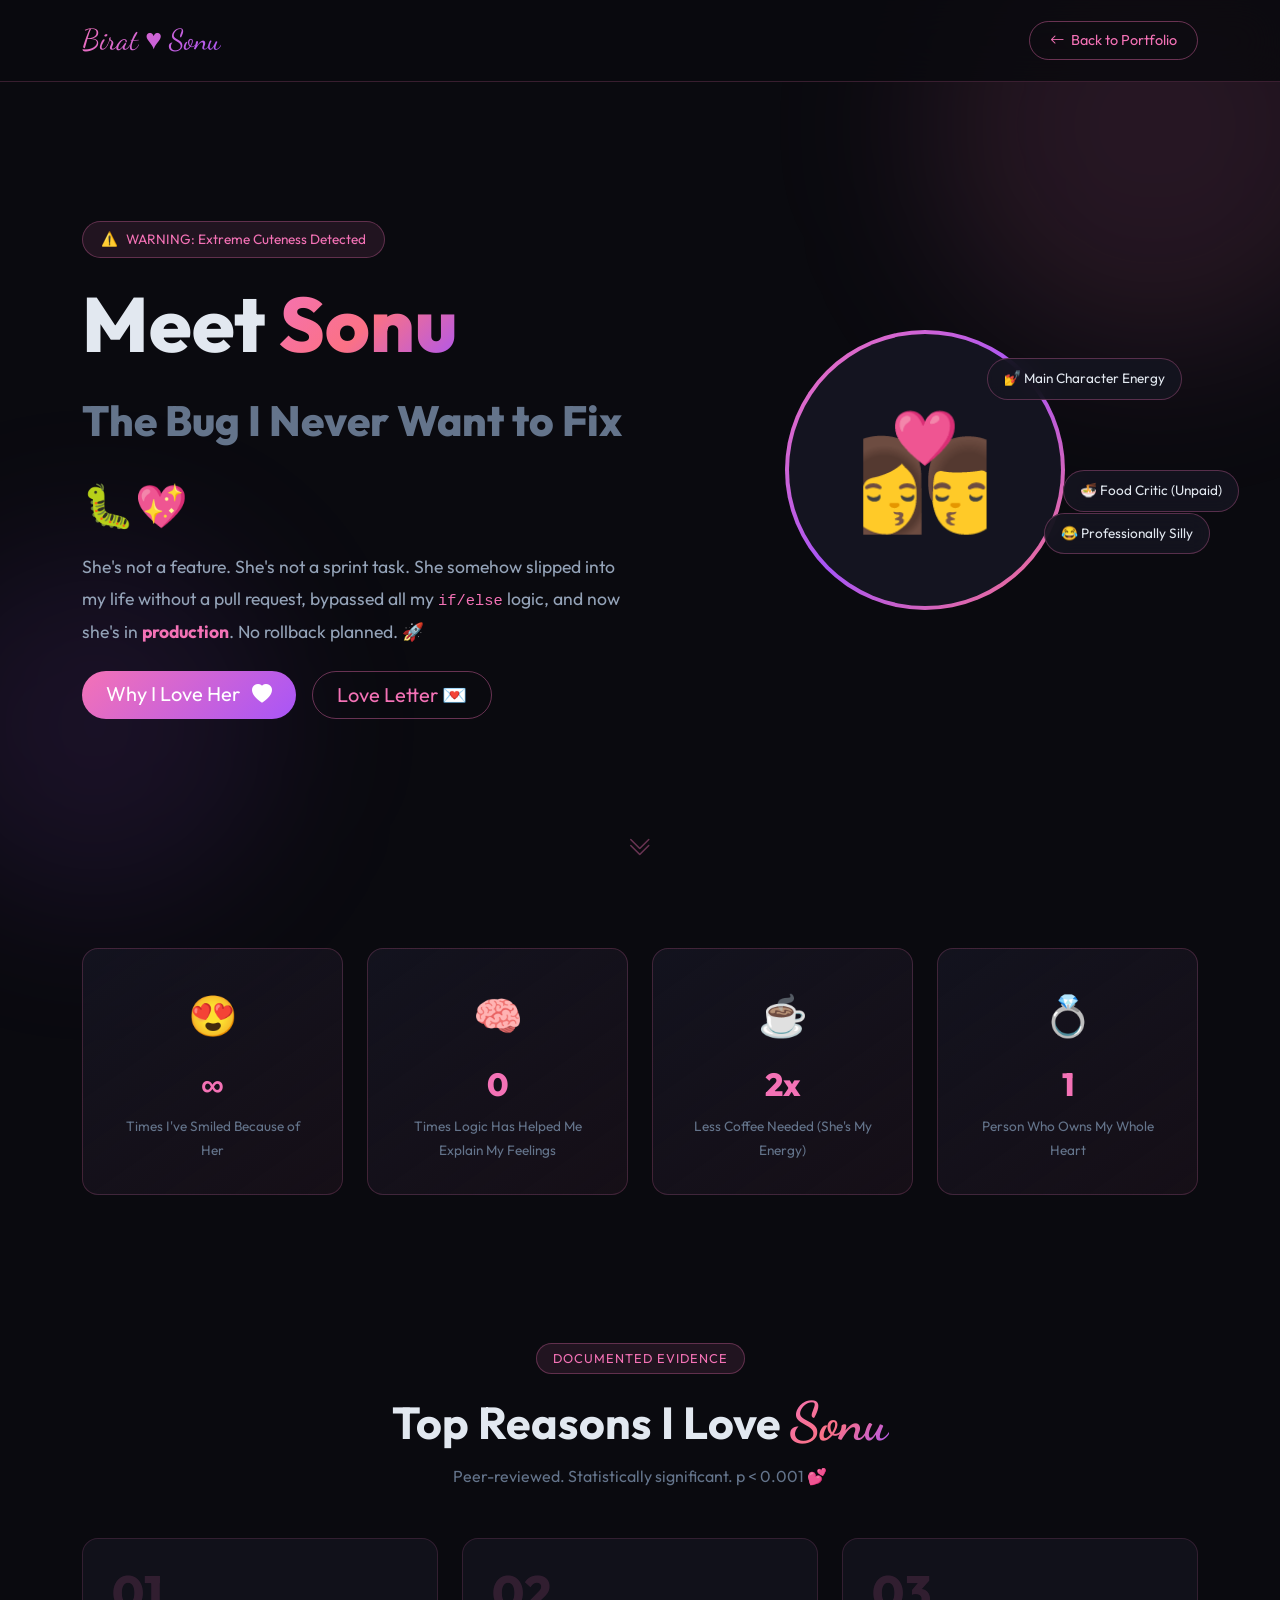
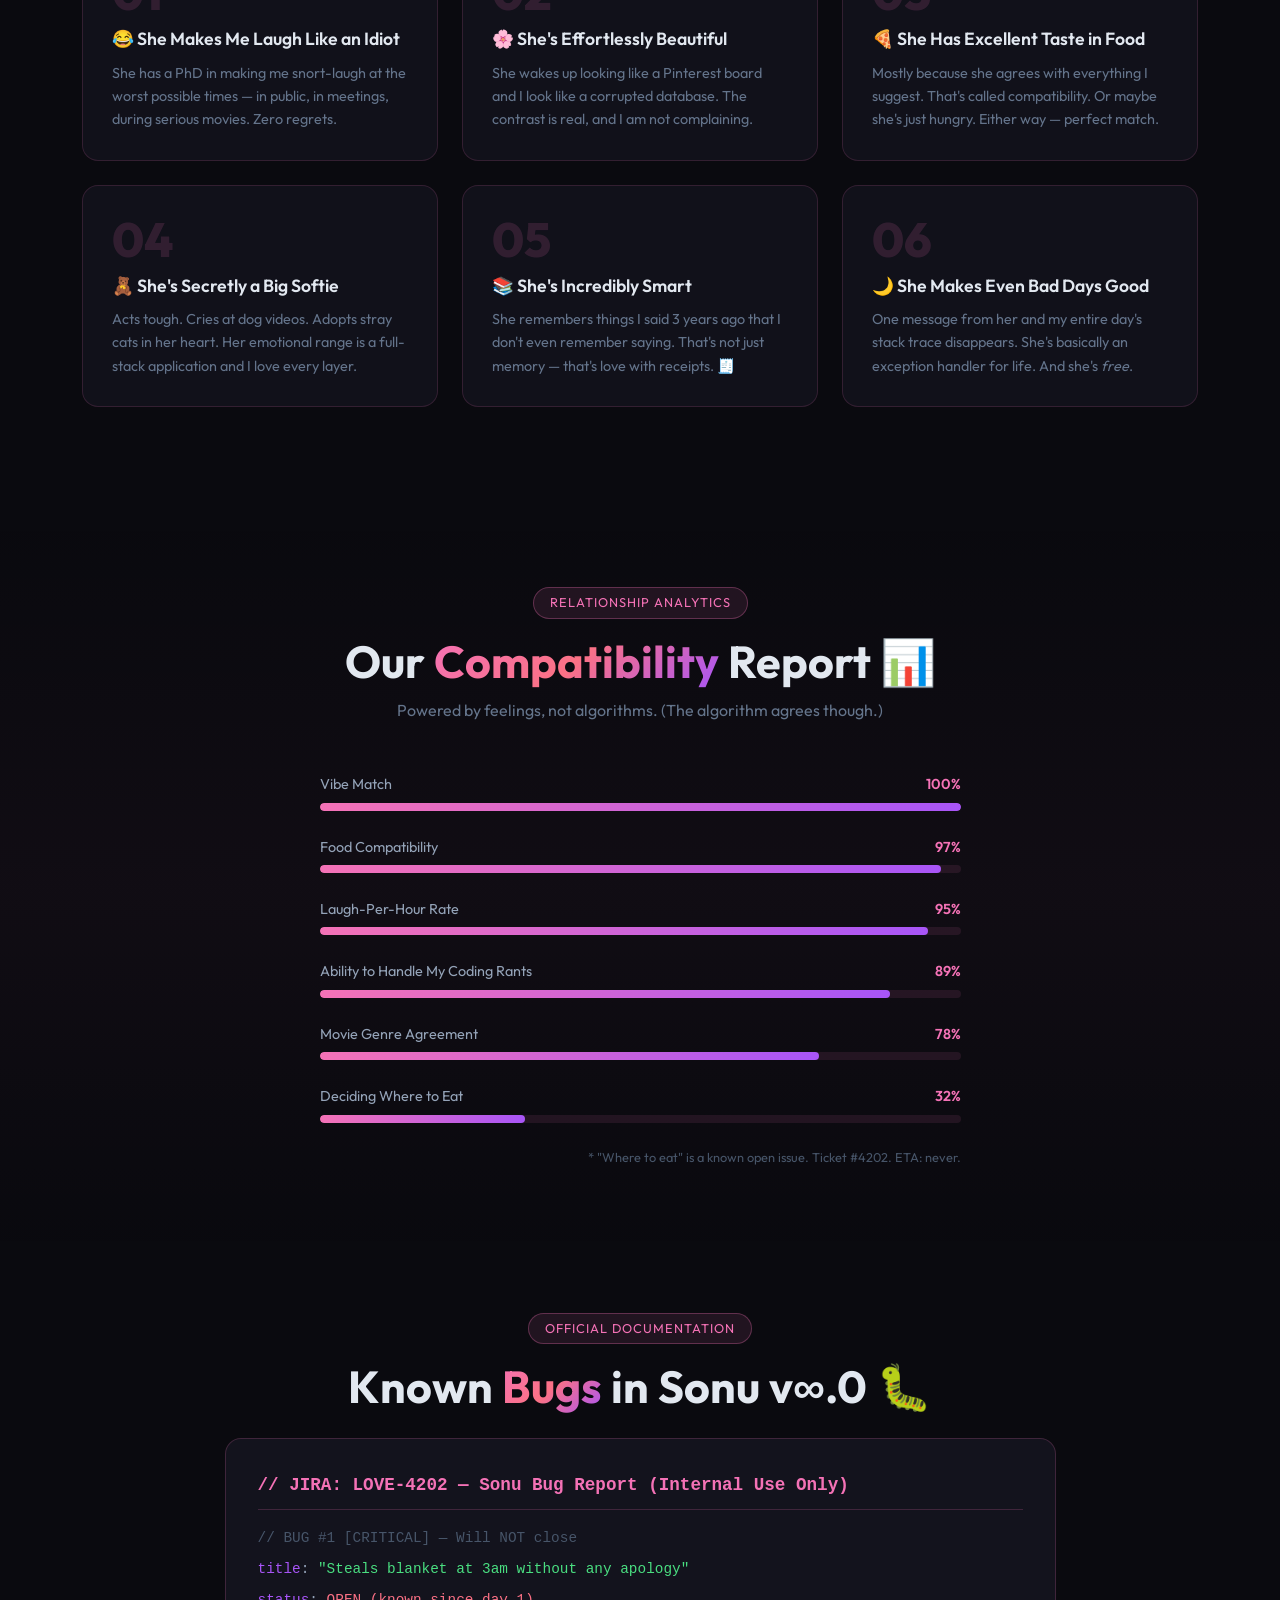
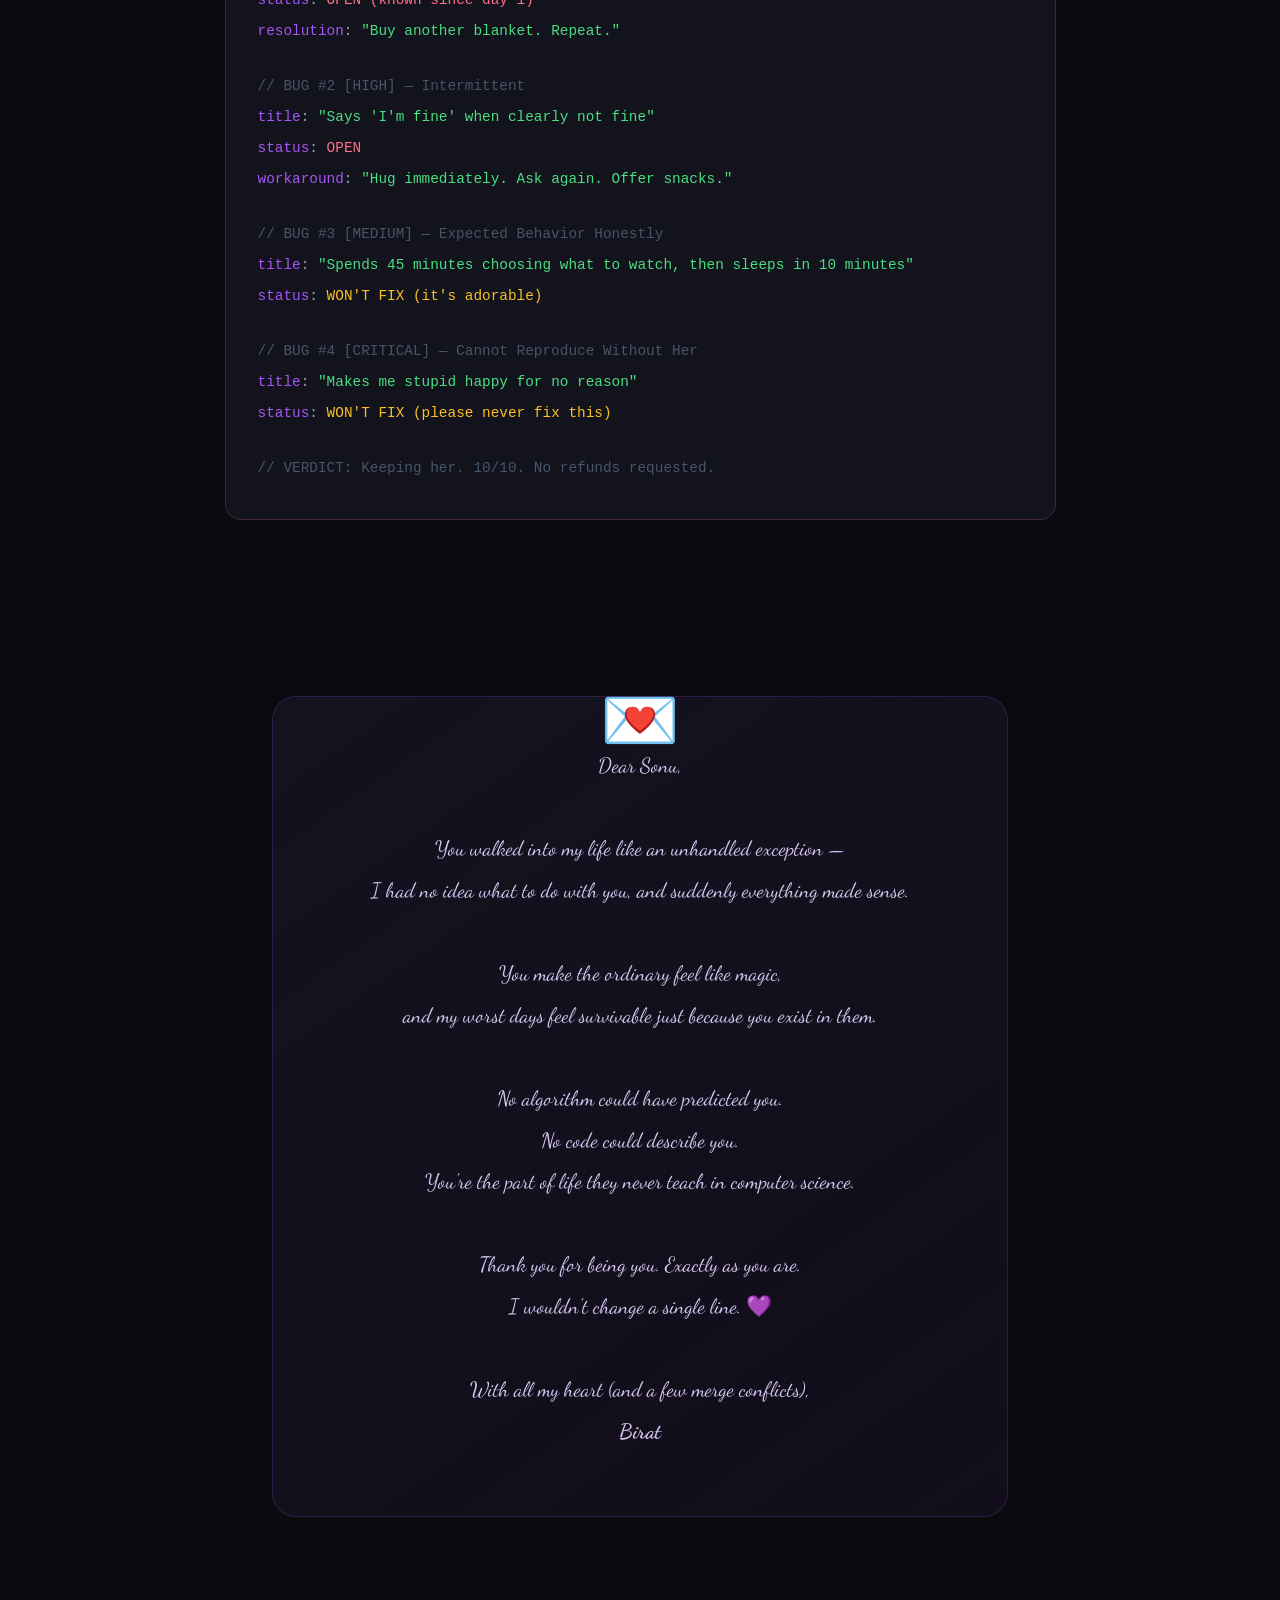
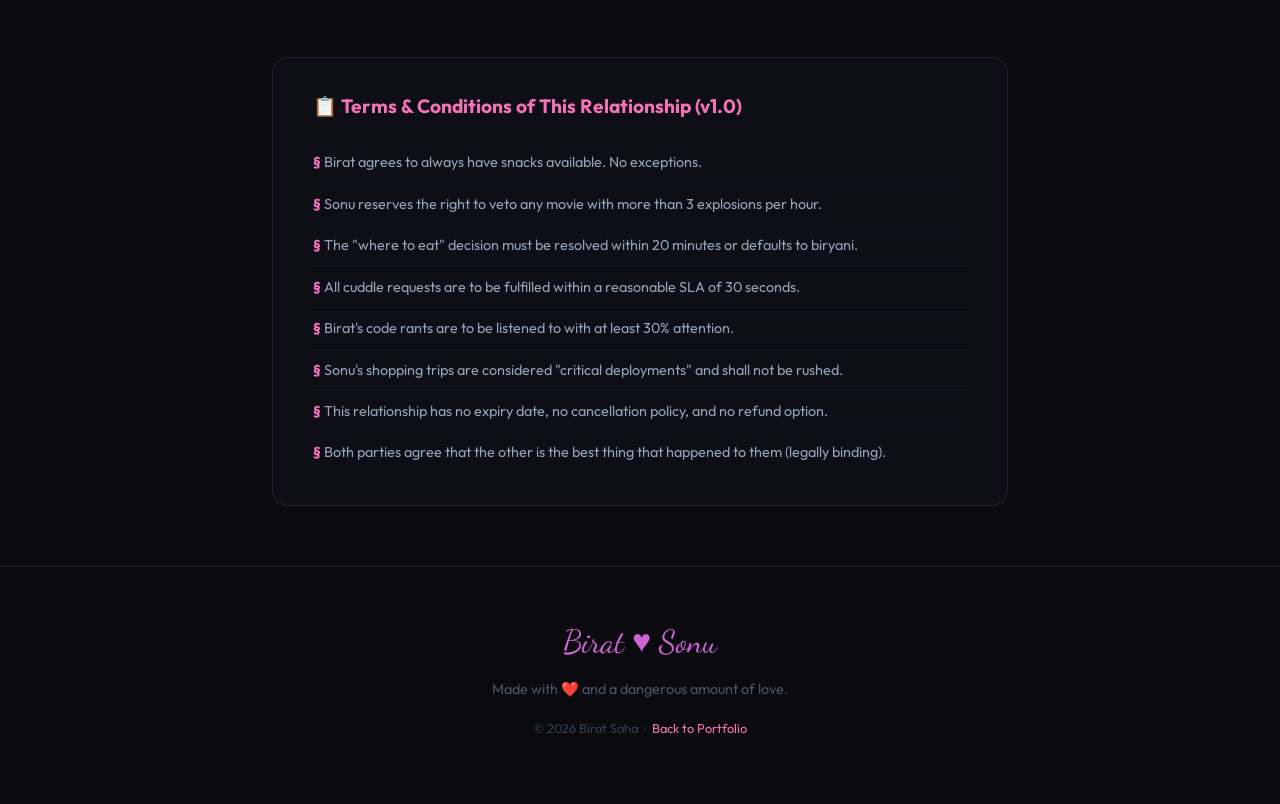
<file: girlfriend.html>
<!DOCTYPE html>
<html lang="en">

<head>
  <meta charset="UTF-8" />
  <meta name="viewport" content="width=device-width, initial-scale=1.0" />
  <meta name="description" content="A very special page dedicated to the most important person in Birat's life — Sonu 💖" />
  <title>Sonu 💖 | The Most Important Page on This Website</title>

  <!-- Google Fonts -->
  <link href="https://fonts.googleapis.com/css2?family=Outfit:wght@300;400;500;600;700;800&family=Dancing+Script:wght@600;700&display=swap" rel="stylesheet" />

  <!-- Bootstrap 5 -->
  <link href="https://cdn.jsdelivr.net/npm/bootstrap@5.3.3/dist/css/bootstrap.min.css" rel="stylesheet" />

  <!-- Bootstrap Icons -->
  <link href="https://cdn.jsdelivr.net/npm/bootstrap-icons@1.11.3/font/bootstrap-icons.min.css" rel="stylesheet" />

  <!-- AOS -->
  <link href="https://unpkg.com/aos@2.3.1/dist/aos.css" rel="stylesheet" />

  <!-- Custom CSS -->
  <link rel="stylesheet" href="css/style.css" />

  <style>
    :root {
      --pink: #f472b6;
      --rose: #fb7185;
      --deep-rose: #e11d48;
      --purple: #a855f7;
      --gold: #fbbf24;
      --heart-red: #ff3366;
    }

    body {
      background: #0a0a0f;
      font-family: 'Outfit', sans-serif;
      color: #e2e8f0;
      overflow-x: hidden;
    }

    /* ========== FLOATING HEARTS BG ========== */
    .hearts-bg {
      position: fixed;
      top: 0; left: 0;
      width: 100%; height: 100%;
      pointer-events: none;
      z-index: 0;
      overflow: hidden;
    }

    .float-heart {
      position: absolute;
      bottom: -50px;
      animation: floatUp linear infinite;
      opacity: 0;
      font-size: 1.2rem;
    }

    @keyframes floatUp {
      0%   { transform: translateY(0) rotate(0deg); opacity: 0.6; }
      100% { transform: translateY(-110vh) rotate(20deg); opacity: 0; }
    }

    /* ========== NAVBAR ========== */
    .love-nav {
      background: rgba(10, 10, 15, 0.85);
      backdrop-filter: blur(20px);
      border-bottom: 1px solid rgba(244, 114, 182, 0.2);
      padding: 1rem 0;
    }

    .love-nav .brand {
      font-family: 'Dancing Script', cursive;
      font-size: 1.8rem;
      background: linear-gradient(135deg, var(--pink), var(--purple));
      -webkit-background-clip: text;
      -webkit-text-fill-color: transparent;
      background-clip: text;
    }

    .back-btn {
      border: 1px solid rgba(244, 114, 182, 0.4);
      color: var(--pink);
      border-radius: 50px;
      padding: 6px 20px;
      transition: all 0.3s;
      text-decoration: none;
      font-size: 0.9rem;
    }

    .back-btn:hover {
      background: var(--pink);
      color: #0a0a0f;
    }

    /* ========== HERO ========== */
    .love-hero {
      min-height: 100vh;
      display: flex;
      align-items: center;
      position: relative;
      padding: 120px 0 80px;
    }

    .love-hero-orb {
      position: absolute;
      border-radius: 50%;
      filter: blur(80px);
      animation: orbPulse 6s ease-in-out infinite alternate;
    }

    .orb-pink { width: 450px; height: 450px; background: rgba(244, 114, 182, 0.12); top: -100px; right: -100px; }
    .orb-purple { width: 350px; height: 350px; background: rgba(168, 85, 247, 0.1); bottom: 0; left: -80px; }

    @keyframes orbPulse {
      0%   { transform: scale(1); opacity: 0.6; }
      100% { transform: scale(1.15); opacity: 1; }
    }

    .hero-warning-badge {
      display: inline-flex;
      align-items: center;
      gap: 8px;
      background: rgba(244, 114, 182, 0.1);
      border: 1px solid rgba(244, 114, 182, 0.3);
      border-radius: 50px;
      padding: 6px 18px;
      font-size: 0.85rem;
      color: var(--pink);
      margin-bottom: 1.5rem;
      animation: badgePulse 2s ease-in-out infinite;
    }

    @keyframes badgePulse {
      0%, 100% { box-shadow: 0 0 0 0 rgba(244, 114, 182, 0.4); }
      50%       { box-shadow: 0 0 0 10px rgba(244, 114, 182, 0); }
    }

    .love-title {
      font-size: clamp(2.5rem, 6vw, 5rem);
      font-weight: 800;
      line-height: 1.1;
      margin-bottom: 1rem;
    }

    .love-gradient-text {
      background: linear-gradient(135deg, var(--pink), var(--rose), var(--purple));
      -webkit-background-clip: text;
      -webkit-text-fill-color: transparent;
      background-clip: text;
    }

    .cursive-name {
      font-family: 'Dancing Script', cursive;
      color: var(--pink);
      font-size: 1.2em;
    }

    .love-desc {
      font-size: 1.1rem;
      color: #94a3b8;
      line-height: 1.8;
      max-width: 540px;
    }

    .love-avatar-ring {
      width: 280px;
      height: 280px;
      border-radius: 50%;
      background: linear-gradient(135deg, var(--pink), var(--purple), var(--rose));
      padding: 4px;
      margin: 0 auto;
      animation: ringRotate 8s linear infinite;
    }

    @keyframes ringRotate {
      0%   { filter: hue-rotate(0deg); }
      100% { filter: hue-rotate(360deg); }
    }

    .love-avatar-inner {
      width: 100%;
      height: 100%;
      border-radius: 50%;
      background: #141420;
      display: flex;
      align-items: center;
      justify-content: center;
      font-size: 7rem;
    }

    .floating-pill {
      position: absolute;
      background: rgba(20, 20, 32, 0.9);
      border: 1px solid rgba(244, 114, 182, 0.3);
      border-radius: 50px;
      padding: 8px 16px;
      font-size: 0.85rem;
      white-space: nowrap;
      animation: floatPill 4s ease-in-out infinite;
      backdrop-filter: blur(10px);
    }

    .pill-1 { top: 10%; right: 5%; animation-delay: 0s; }
    .pill-2 { bottom: 20%; right: 0%; animation-delay: 1.5s; }
    .pill-3 { top: 50%; right: -5%; animation-delay: 3s; }

    @keyframes floatPill {
      0%, 100% { transform: translateY(0px); }
      50%       { transform: translateY(-14px); }
    }

    /* ========== STATS / LOVE METRICS ========== */
    .love-stat-card {
      background: linear-gradient(145deg, rgba(20,20,32,0.9), rgba(244,114,182,0.05));
      border: 1px solid rgba(244, 114, 182, 0.2);
      border-radius: 16px;
      padding: 2rem;
      text-align: center;
      transition: transform 0.3s, border-color 0.3s;
    }

    .love-stat-card:hover {
      transform: translateY(-8px);
      border-color: rgba(244, 114, 182, 0.5);
    }

    .stat-emoji { font-size: 2.5rem; margin-bottom: 0.5rem; }
    .stat-value { font-size: 2rem; font-weight: 800; color: var(--pink); }
    .stat-label { font-size: 0.85rem; color: #64748b; margin-top: 4px; }

    /* ========== REASONS SECTION ========== */
    .reasons-section {
      padding: 100px 0;
      position: relative;
    }

    .section-tag-love {
      display: inline-block;
      background: rgba(244, 114, 182, 0.1);
      border: 1px solid rgba(244, 114, 182, 0.3);
      border-radius: 50px;
      padding: 4px 16px;
      font-size: 0.8rem;
      color: var(--pink);
      letter-spacing: 1px;
      text-transform: uppercase;
      margin-bottom: 1rem;
    }

    .section-title-love {
      font-size: clamp(1.8rem, 3.5vw, 2.8rem);
      font-weight: 700;
    }

    .reason-card {
      background: rgba(20, 20, 32, 0.7);
      border: 1px solid rgba(244, 114, 182, 0.15);
      border-radius: 16px;
      padding: 1.8rem;
      height: 100%;
      transition: all 0.3s;
      position: relative;
      overflow: hidden;
    }

    .reason-card::before {
      content: '';
      position: absolute;
      top: 0; left: 0;
      width: 100%; height: 3px;
      background: linear-gradient(90deg, var(--pink), var(--purple));
      transform: scaleX(0);
      transition: transform 0.3s;
      transform-origin: left;
    }

    .reason-card:hover::before { transform: scaleX(1); }
    .reason-card:hover {
      transform: translateY(-6px);
      border-color: rgba(244, 114, 182, 0.4);
      box-shadow: 0 20px 60px rgba(244, 114, 182, 0.1);
    }

    .reason-num {
      font-size: 3rem;
      font-weight: 800;
      color: rgba(244, 114, 182, 0.15);
      line-height: 1;
      margin-bottom: 0.5rem;
      font-family: 'Outfit', sans-serif;
    }

    .reason-title {
      font-size: 1.1rem;
      font-weight: 600;
      margin-bottom: 0.5rem;
      color: #e2e8f0;
    }

    .reason-desc {
      font-size: 0.9rem;
      color: #64748b;
      line-height: 1.6;
    }

    /* ========== COMPATIBILITY SECTION ========== */
    .compat-section {
      padding: 80px 0;
      background: linear-gradient(180deg, transparent, rgba(244,114,182,0.03), transparent);
    }

    .compat-bar-wrap { margin-bottom: 1.5rem; }
    .compat-label {
      display: flex;
      justify-content: space-between;
      font-size: 0.9rem;
      margin-bottom: 6px;
      color: #94a3b8;
    }

    .compat-label span:last-child { color: var(--pink); font-weight: 600; }

    .compat-bar {
      height: 8px;
      background: rgba(244, 114, 182, 0.1);
      border-radius: 50px;
      overflow: hidden;
    }

    .compat-fill {
      height: 100%;
      border-radius: 50px;
      background: linear-gradient(90deg, var(--pink), var(--purple));
      width: 0;
      transition: width 1.5s cubic-bezier(.25,.8,.25,1);
    }

    /* ========== FUNNY BUG REPORT ========== */
    .bug-card {
      background: rgba(20, 20, 32, 0.9);
      border: 1px solid rgba(244, 114, 182, 0.2);
      border-radius: 16px;
      padding: 2rem;
      font-family: monospace;
      font-size: 0.9rem;
    }

    .bug-header {
      color: var(--pink);
      font-size: 1.1rem;
      font-weight: 700;
      margin-bottom: 1rem;
      border-bottom: 1px solid rgba(244, 114, 182, 0.2);
      padding-bottom: 0.5rem;
    }

    .bug-line { color: #94a3b8; margin-bottom: 0.4rem; }
    .bug-key { color: #a855f7; }
    .bug-val { color: #4ade80; }
    .bug-comment { color: #475569; }
    .status-open { color: var(--rose); }
    .status-wont { color: var(--gold); }

    /* ========== LOVE LETTER ========== */
    .letter-section { padding: 80px 0; }

    .letter-card {
      background: linear-gradient(145deg, rgba(20,20,32,0.9), rgba(168,85,247,0.05));
      border: 1px solid rgba(168, 85, 247, 0.2);
      border-radius: 24px;
      padding: 3rem;
      position: relative;
    }

    .letter-card::before {
      content: '💌';
      font-size: 4rem;
      position: absolute;
      top: -2rem;
      left: 50%;
      transform: translateX(-50%);
    }

    .letter-text {
      font-family: 'Dancing Script', cursive;
      font-size: 1.3rem;
      color: #d4c5f0;
      line-height: 2;
      text-align: center;
    }

    /* ========== TERMS & CONDITIONS ========== */
    .terms-section { padding: 60px 0; }

    .terms-card {
      background: rgba(15, 15, 25, 0.9);
      border: 1px solid rgba(244, 114, 182, 0.15);
      border-radius: 16px;
      padding: 2rem 2.5rem;
    }

    .terms-title {
      font-size: 1.2rem;
      font-weight: 700;
      color: var(--pink);
      margin-bottom: 1.2rem;
    }

    .terms-list { list-style: none; padding: 0; margin: 0; }
    .terms-list li {
      padding: 0.5rem 0;
      border-bottom: 1px solid rgba(255,255,255,0.04);
      color: #94a3b8;
      font-size: 0.9rem;
    }

    .terms-list li:last-child { border-bottom: none; }
    .terms-list li::before { content: '§ '; color: var(--pink); font-weight: 700; }

    /* ========== FOOTER ========== */
    .love-footer {
      background: rgba(10, 10, 15, 0.95);
      border-top: 1px solid rgba(244, 114, 182, 0.15);
      padding: 3rem 0;
      text-align: center;
    }

    .love-footer .brand {
      font-family: 'Dancing Script', cursive;
      font-size: 2rem;
      background: linear-gradient(135deg, var(--pink), var(--purple));
      -webkit-background-clip: text;
      -webkit-text-fill-color: transparent;
      background-clip: text;
    }

    .heart-pulse {
      display: inline-block;
      animation: heartbeat 1.2s ease-in-out infinite;
      color: var(--heart-red);
    }

    @keyframes heartbeat {
      0%, 100% { transform: scale(1); }
      14%       { transform: scale(1.3); }
      28%       { transform: scale(1); }
      42%       { transform: scale(1.2); }
    }

    /* ========== SCROLL DOT ========== */
    .scroll-dot {
      position: absolute;
      bottom: 2rem;
      left: 50%;
      transform: translateX(-50%);
      color: rgba(244,114,182,0.4);
      font-size: 1.5rem;
      animation: bounce 2s ease-in-out infinite;
    }

    @keyframes bounce {
      0%, 100% { transform: translateX(-50%) translateY(0); }
      50%       { transform: translateX(-50%) translateY(8px); }
    }
  </style>
</head>

<body>

  <!-- ========== FLOATING HEARTS ========== -->
  <div class="hearts-bg" id="heartsContainer"></div>

  <!-- ========== NAVBAR ========== -->
  <nav class="love-nav fixed-top">
    <div class="container d-flex align-items-center justify-content-between">
      <span class="brand">Birat ♥ Sonu</span>
      <a href="index.html" class="back-btn"><i class="bi bi-arrow-left me-1"></i> Back to Portfolio</a>
    </div>
  </nav>

  <!-- ========== HERO ========== -->
  <section class="love-hero position-relative">
    <div class="love-hero-orb orb-pink"></div>
    <div class="love-hero-orb orb-purple"></div>

    <div class="container position-relative" style="z-index: 1;">
      <div class="row align-items-center gy-5">

        <div class="col-lg-6" data-aos="fade-right" data-aos-duration="900">
          <div class="hero-warning-badge">
            <span>⚠️</span>
            <span>WARNING: Extreme Cuteness Detected</span>
          </div>
          <h1 class="love-title">
            Meet <span class="love-gradient-text">Sonu</span><br />
            <span style="font-size:0.55em; color:#64748b;">The Bug I Never Want to Fix 🐛💖</span>
          </h1>
          <p class="love-desc mb-4">
            She's not a feature. She's not a sprint task. She somehow slipped into my life without a pull request,
            bypassed all my <code style="color:var(--pink);">if/else</code> logic, and now she's in
            <strong style="color:var(--pink);">production</strong>. No rollback planned. 🚀
          </p>
          <div class="d-flex flex-wrap gap-3">
            <a href="#reasons" class="btn btn-lg px-4" style="background: linear-gradient(135deg, var(--pink), var(--purple)); border:none; color:#fff; border-radius: 50px;">
              Why I Love Her <i class="bi bi-heart-fill ms-2"></i>
            </a>
            <a href="#letter" class="btn btn-lg px-4"
              style="border: 1px solid rgba(244,114,182,0.4); color: var(--pink); background:transparent; border-radius:50px;">
              Love Letter 💌
            </a>
          </div>
        </div>

        <div class="col-lg-6 text-center position-relative" data-aos="fade-left" data-aos-duration="900">
          <div class="love-avatar-ring mx-auto">
            <div class="love-avatar-inner">👩‍❤️‍💋‍👨</div>
          </div>
          <div class="floating-pill pill-1">💅 Main Character Energy</div>
          <div class="floating-pill pill-2">😂 Professionally Silly</div>
          <div class="floating-pill pill-3">🍜 Food Critic (Unpaid)</div>
        </div>

      </div>
    </div>
    <a href="#stats" class="scroll-dot"><i class="bi bi-chevron-double-down"></i></a>
  </section>

  <!-- ========== LOVE STATS ========== -->
  <section id="stats" class="py-5" style="position:relative; z-index:1;">
    <div class="container">
      <div class="row gy-4">
        <div class="col-6 col-md-3" data-aos="fade-up" data-aos-delay="100">
          <div class="love-stat-card">
            <div class="stat-emoji">😍</div>
            <div class="stat-value">∞</div>
            <div class="stat-label">Times I've Smiled Because of Her</div>
          </div>
        </div>
        <div class="col-6 col-md-3" data-aos="fade-up" data-aos-delay="200">
          <div class="love-stat-card">
            <div class="stat-emoji">🧠</div>
            <div class="stat-value">0</div>
            <div class="stat-label">Times Logic Has Helped Me Explain My Feelings</div>
          </div>
        </div>
        <div class="col-6 col-md-3" data-aos="fade-up" data-aos-delay="300">
          <div class="love-stat-card">
            <div class="stat-emoji">☕</div>
            <div class="stat-value">2x</div>
            <div class="stat-label">Less Coffee Needed (She's My Energy)</div>
          </div>
        </div>
        <div class="col-6 col-md-3" data-aos="fade-up" data-aos-delay="400">
          <div class="love-stat-card">
            <div class="stat-emoji">💍</div>
            <div class="stat-value">1</div>
            <div class="stat-label">Person Who Owns My Whole Heart</div>
          </div>
        </div>
      </div>
    </div>
  </section>

  <!-- ========== REASONS I LOVE HER ========== -->
  <section id="reasons" class="reasons-section" style="z-index:1; position:relative;">
    <div class="container">
      <div class="section-header text-center mb-5" data-aos="fade-up">
        <span class="section-tag-love">Documented Evidence</span>
        <h2 class="section-title-love">Top Reasons I Love <span class="love-gradient-text cursive-name">Sonu</span></h2>
        <p style="color:#64748b; margin-top:0.5rem;">Peer-reviewed. Statistically significant. p &lt; 0.001 💕</p>
      </div>
      <div class="row gy-4">
        <div class="col-md-6 col-lg-4" data-aos="fade-up" data-aos-delay="100">
          <div class="reason-card">
            <div class="reason-num">01</div>
            <div class="reason-title">😂 She Makes Me Laugh Like an Idiot</div>
            <div class="reason-desc">She has a PhD in making me snort-laugh at the worst possible times — in public, in meetings, during serious movies. Zero regrets.</div>
          </div>
        </div>
        <div class="col-md-6 col-lg-4" data-aos="fade-up" data-aos-delay="150">
          <div class="reason-card">
            <div class="reason-num">02</div>
            <div class="reason-title">🌸 She's Effortlessly Beautiful</div>
            <div class="reason-desc">She wakes up looking like a Pinterest board and I look like a corrupted database. The contrast is real, and I am not complaining.</div>
          </div>
        </div>
        <div class="col-md-6 col-lg-4" data-aos="fade-up" data-aos-delay="200">
          <div class="reason-card">
            <div class="reason-num">03</div>
            <div class="reason-title">🍕 She Has Excellent Taste in Food</div>
            <div class="reason-desc">Mostly because she agrees with everything I suggest. That's called compatibility. Or maybe she's just hungry. Either way — perfect match.</div>
          </div>
        </div>
        <div class="col-md-6 col-lg-4" data-aos="fade-up" data-aos-delay="250">
          <div class="reason-card">
            <div class="reason-num">04</div>
            <div class="reason-title">🧸 She's Secretly a Big Softie</div>
            <div class="reason-desc">Acts tough. Cries at dog videos. Adopts stray cats in her heart. Her emotional range is a full-stack application and I love every layer.</div>
          </div>
        </div>
        <div class="col-md-6 col-lg-4" data-aos="fade-up" data-aos-delay="300">
          <div class="reason-card">
            <div class="reason-num">05</div>
            <div class="reason-title">📚 She's Incredibly Smart</div>
            <div class="reason-desc">She remembers things I said 3 years ago that I don't even remember saying. That's not just memory — that's love with receipts. 🧾</div>
          </div>
        </div>
        <div class="col-md-6 col-lg-4" data-aos="fade-up" data-aos-delay="350">
          <div class="reason-card">
            <div class="reason-num">06</div>
            <div class="reason-title">🌙 She Makes Even Bad Days Good</div>
            <div class="reason-desc">One message from her and my entire day's stack trace disappears. She's basically an exception handler for life. And she's <em>free</em>.</div>
          </div>
        </div>
      </div>
    </div>
  </section>

  <!-- ========== COMPATIBILITY METER ========== -->
  <section class="compat-section" style="z-index:1; position:relative;">
    <div class="container">
      <div class="row justify-content-center">
        <div class="col-lg-7" data-aos="fade-up">
          <div class="text-center mb-5">
            <span class="section-tag-love">Relationship Analytics</span>
            <h2 class="section-title-love">Our <span class="love-gradient-text">Compatibility</span> Report 📊</h2>
            <p style="color:#64748b; margin-top:0.5rem;">Powered by feelings, not algorithms. (The algorithm agrees though.)</p>
          </div>
          <div class="compat-bar-wrap">
            <div class="compat-label"><span>Vibe Match</span><span>100%</span></div>
            <div class="compat-bar"><div class="compat-fill" data-width="100"></div></div>
          </div>
          <div class="compat-bar-wrap">
            <div class="compat-label"><span>Food Compatibility</span><span>97%</span></div>
            <div class="compat-bar"><div class="compat-fill" data-width="97"></div></div>
          </div>
          <div class="compat-bar-wrap">
            <div class="compat-label"><span>Laugh-Per-Hour Rate</span><span>95%</span></div>
            <div class="compat-bar"><div class="compat-fill" data-width="95"></div></div>
          </div>
          <div class="compat-bar-wrap">
            <div class="compat-label"><span>Ability to Handle My Coding Rants</span><span>89%</span></div>
            <div class="compat-bar"><div class="compat-fill" data-width="89"></div></div>
          </div>
          <div class="compat-bar-wrap">
            <div class="compat-label"><span>Movie Genre Agreement</span><span>78%</span></div>
            <div class="compat-bar"><div class="compat-fill" data-width="78"></div></div>
          </div>
          <div class="compat-bar-wrap">
            <div class="compat-label"><span>Deciding Where to Eat</span><span>32%</span></div>
            <div class="compat-bar"><div class="compat-fill" data-width="32"></div></div>
          </div>
          <p style="color: #475569; font-size:0.8rem; text-align:right; margin-top:0.5rem;">
            * "Where to eat" is a known open issue. Ticket #4202. ETA: never.
          </p>
        </div>
      </div>
    </div>
  </section>

  <!-- ========== FUNNY BUG REPORT ========== -->
  <section class="py-5" style="z-index:1; position:relative;">
    <div class="container">
      <div class="row justify-content-center">
        <div class="col-lg-9" data-aos="fade-up">
          <div class="text-center mb-4">
            <span class="section-tag-love">Official Documentation</span>
            <h2 class="section-title-love">Known <span class="love-gradient-text">Bugs</span> in Sonu v∞.0 🐛</h2>
          </div>
          <div class="bug-card">
            <div class="bug-header">// JIRA: LOVE-4202 — Sonu Bug Report (Internal Use Only)</div>

            <div class="bug-line"><span class="bug-comment">// BUG #1 [CRITICAL] — Will NOT close</span></div>
            <div class="bug-line"><span class="bug-key">title</span>: <span class="bug-val">"Steals blanket at 3am without any apology"</span></div>
            <div class="bug-line"><span class="bug-key">status</span>: <span class="status-open">OPEN (known since day 1)</span></div>
            <div class="bug-line"><span class="bug-key">resolution</span>: <span class="bug-val">"Buy another blanket. Repeat."</span></div>
            <br />
            <div class="bug-line"><span class="bug-comment">// BUG #2 [HIGH] — Intermittent</span></div>
            <div class="bug-line"><span class="bug-key">title</span>: <span class="bug-val">"Says 'I'm fine' when clearly not fine"</span></div>
            <div class="bug-line"><span class="bug-key">status</span>: <span class="status-open">OPEN</span></div>
            <div class="bug-line"><span class="bug-key">workaround</span>: <span class="bug-val">"Hug immediately. Ask again. Offer snacks."</span></div>
            <br />
            <div class="bug-line"><span class="bug-comment">// BUG #3 [MEDIUM] — Expected Behavior Honestly</span></div>
            <div class="bug-line"><span class="bug-key">title</span>: <span class="bug-val">"Spends 45 minutes choosing what to watch, then sleeps in 10 minutes"</span></div>
            <div class="bug-line"><span class="bug-key">status</span>: <span class="status-wont">WON'T FIX (it's adorable)</span></div>
            <br />
            <div class="bug-line"><span class="bug-comment">// BUG #4 [CRITICAL] — Cannot Reproduce Without Her</span></div>
            <div class="bug-line"><span class="bug-key">title</span>: <span class="bug-val">"Makes me stupid happy for no reason"</span></div>
            <div class="bug-line"><span class="bug-key">status</span>: <span class="status-wont">WON'T FIX (please never fix this)</span></div>
            <br />
            <div class="bug-line"><span class="bug-comment">// VERDICT: Keeping her. 10/10. No refunds requested.</span></div>
          </div>
        </div>
      </div>
    </div>
  </section>

  <!-- ========== LOVE LETTER ========== -->
  <section id="letter" class="letter-section" style="z-index:1; position:relative;">
    <div class="container">
      <div class="row justify-content-center">
        <div class="col-lg-8" data-aos="fade-up">
          <div class="letter-card mt-5">
            <p class="letter-text">
              Dear Sonu,<br /><br />
              You walked into my life like an unhandled exception —<br />
              I had no idea what to do with you, and suddenly everything made sense.<br /><br />
              You make the ordinary feel like magic,<br />
              and my worst days feel survivable just because you exist in them.<br /><br />
              No algorithm could have predicted you.<br />
              No code could describe you.<br />
              You're the part of life they never teach in computer science.<br /><br />
              Thank you for being you. Exactly as you are.<br />
              I wouldn't change a single line. 💜<br /><br />
              With all my heart (and a few merge conflicts),<br />
              <strong>Birat</strong>
            </p>
          </div>
        </div>
      </div>
    </div>
  </section>

  <!-- ========== TERMS & CONDITIONS ========== -->
  <section class="terms-section" style="z-index:1; position:relative;">
    <div class="container">
      <div class="row justify-content-center">
        <div class="col-lg-8" data-aos="fade-up">
          <div class="terms-card">
            <div class="terms-title">📋 Terms & Conditions of This Relationship (v1.0)</div>
            <ul class="terms-list">
              <li>Birat agrees to always have snacks available. No exceptions.</li>
              <li>Sonu reserves the right to veto any movie with more than 3 explosions per hour.</li>
              <li>The "where to eat" decision must be resolved within 20 minutes or defaults to biryani.</li>
              <li>All cuddle requests are to be fulfilled within a reasonable SLA of 30 seconds.</li>
              <li>Birat's code rants are to be listened to with at least 30% attention.</li>
              <li>Sonu's shopping trips are considered "critical deployments" and shall not be rushed.</li>
              <li>This relationship has no expiry date, no cancellation policy, and no refund option.</li>
              <li>Both parties agree that the other is the best thing that happened to them (legally binding).</li>
            </ul>
          </div>
        </div>
      </div>
    </div>
  </section>

  <!-- ========== FOOTER ========== -->
  <footer class="love-footer">
    <div class="container">
      <div class="brand mb-2">Birat ♥ Sonu</div>
      <p style="color:#475569; font-size:0.9rem;">
        Made with <span class="heart-pulse">❤️</span> and a dangerous amount of love.
      </p>
      <p style="color:#334155; font-size:0.8rem; margin-top:0.5rem;">
        © 2026 Birat Saha &nbsp;·&nbsp; <a href="index.html" style="color:var(--pink); text-decoration:none;">Back to Portfolio</a>
      </p>
    </div>
  </footer>

  <!-- Bootstrap 5 JS -->
  <script src="https://cdn.jsdelivr.net/npm/bootstrap@5.3.3/dist/js/bootstrap.bundle.min.js"></script>
  <!-- AOS -->
  <script src="https://unpkg.com/aos@2.3.1/dist/aos.js"></script>

  <script>
    // Init AOS
    AOS.init({ once: true, duration: 700 });

    // ========== FLOATING HEARTS ==========
    const heartEmojis = ['❤️', '💖', '💕', '💗', '💓', '💝', '🌸', '✨'];
    const container = document.getElementById('heartsContainer');

    function createHeart() {
      const el = document.createElement('span');
      el.className = 'float-heart';
      el.textContent = heartEmojis[Math.floor(Math.random() * heartEmojis.length)];
      el.style.left = Math.random() * 100 + 'vw';
      el.style.fontSize = (0.8 + Math.random() * 1.2) + 'rem';
      el.style.animationDuration = (6 + Math.random() * 8) + 's';
      el.style.animationDelay = (Math.random() * 4) + 's';
      container.appendChild(el);
      setTimeout(() => el.remove(), 14000);
    }

    setInterval(createHeart, 700);

    // ========== COMPATIBILITY BARS ==========
    const observer = new IntersectionObserver((entries) => {
      entries.forEach(entry => {
        if (entry.isIntersecting) {
          entry.target.querySelectorAll('.compat-fill').forEach(bar => {
            bar.style.width = bar.dataset.width + '%';
          });
        }
      });
    }, { threshold: 0.3 });

    document.querySelectorAll('.compat-section').forEach(sec => observer.observe(sec));
  </script>

</body>
</html>
</file>
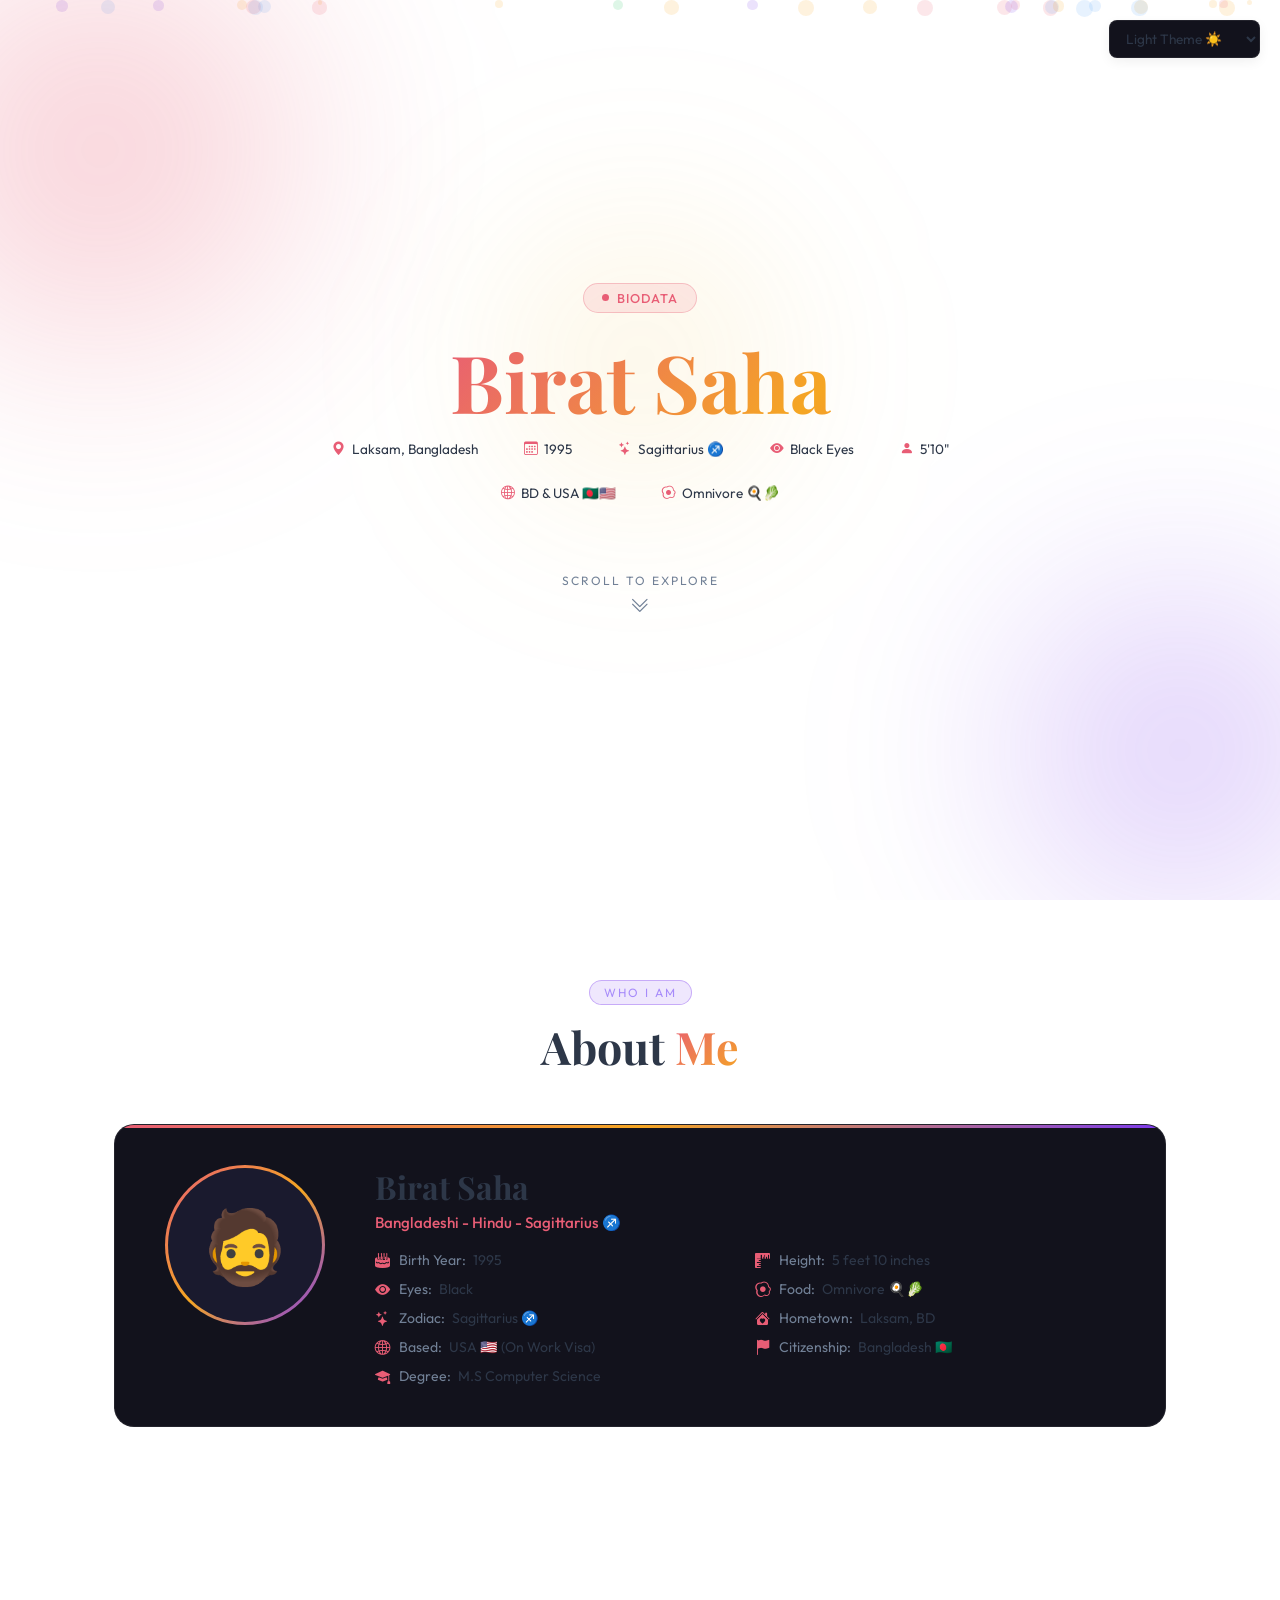
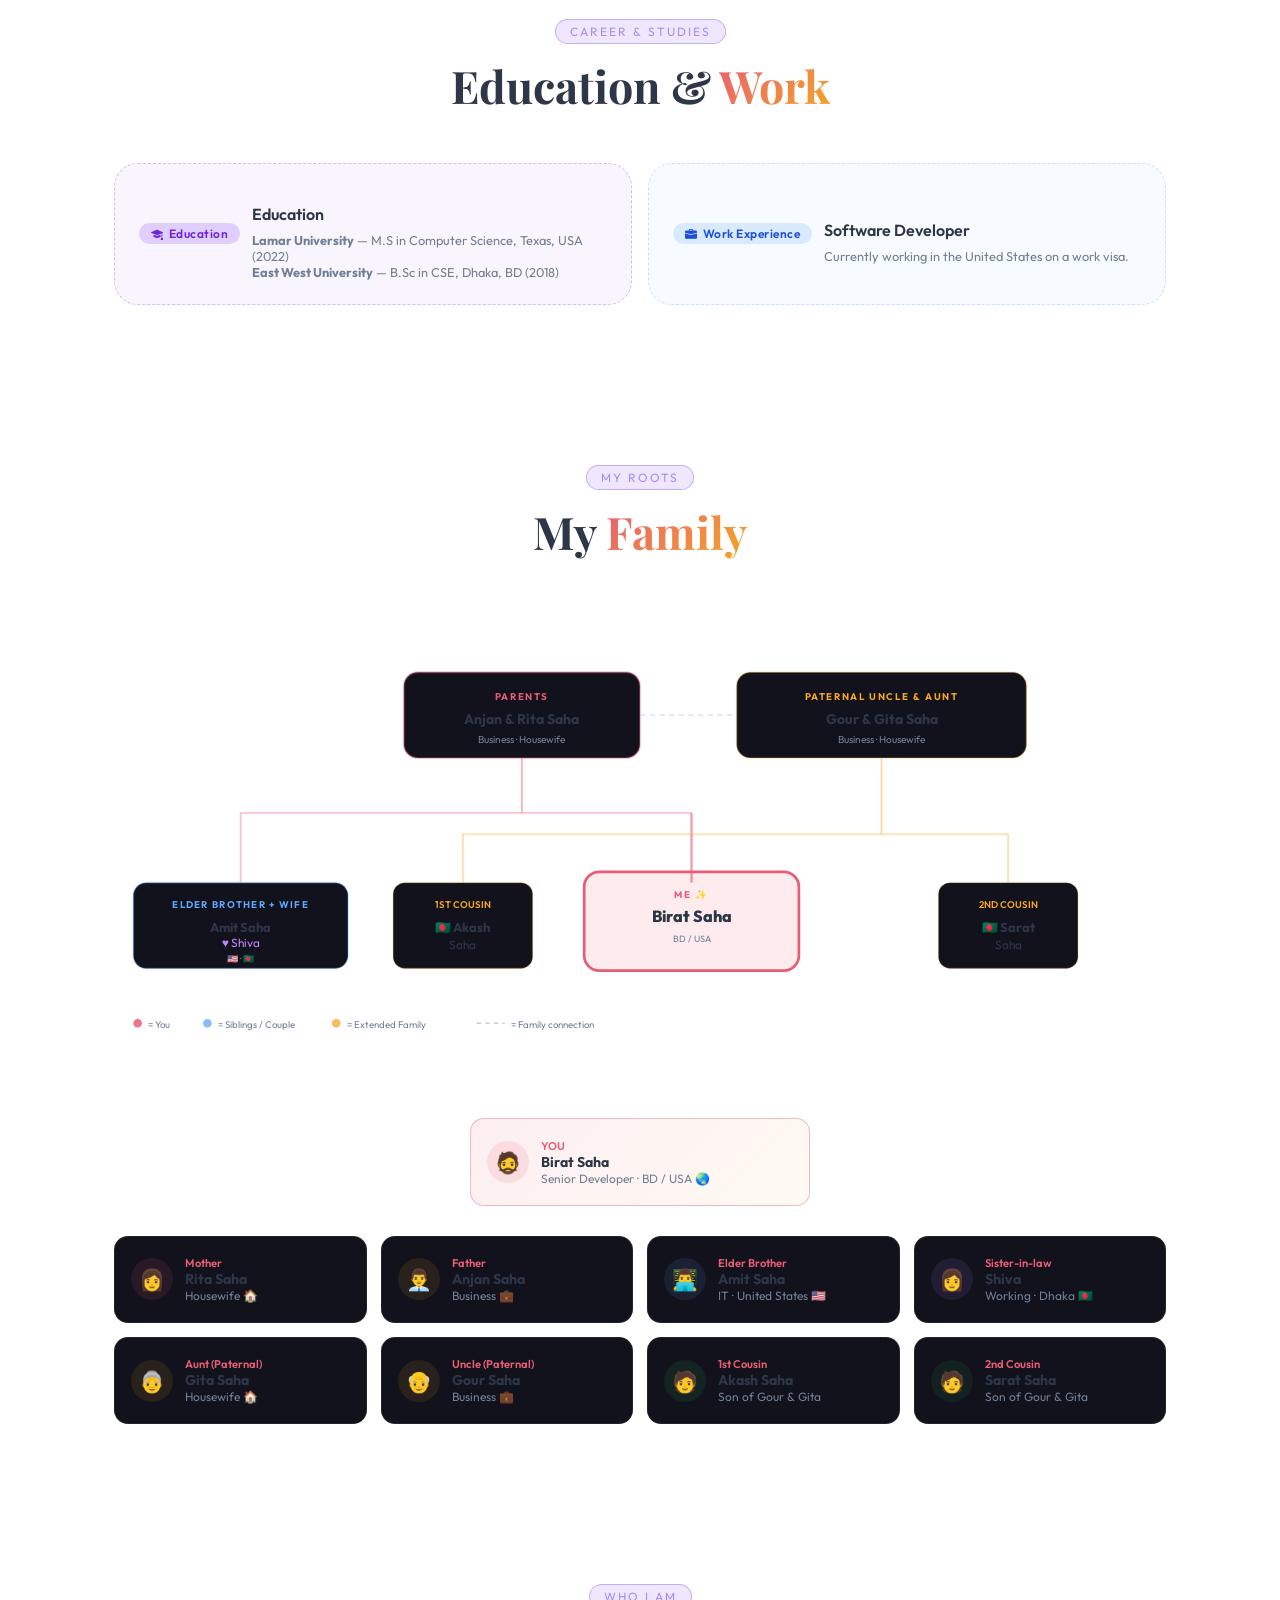
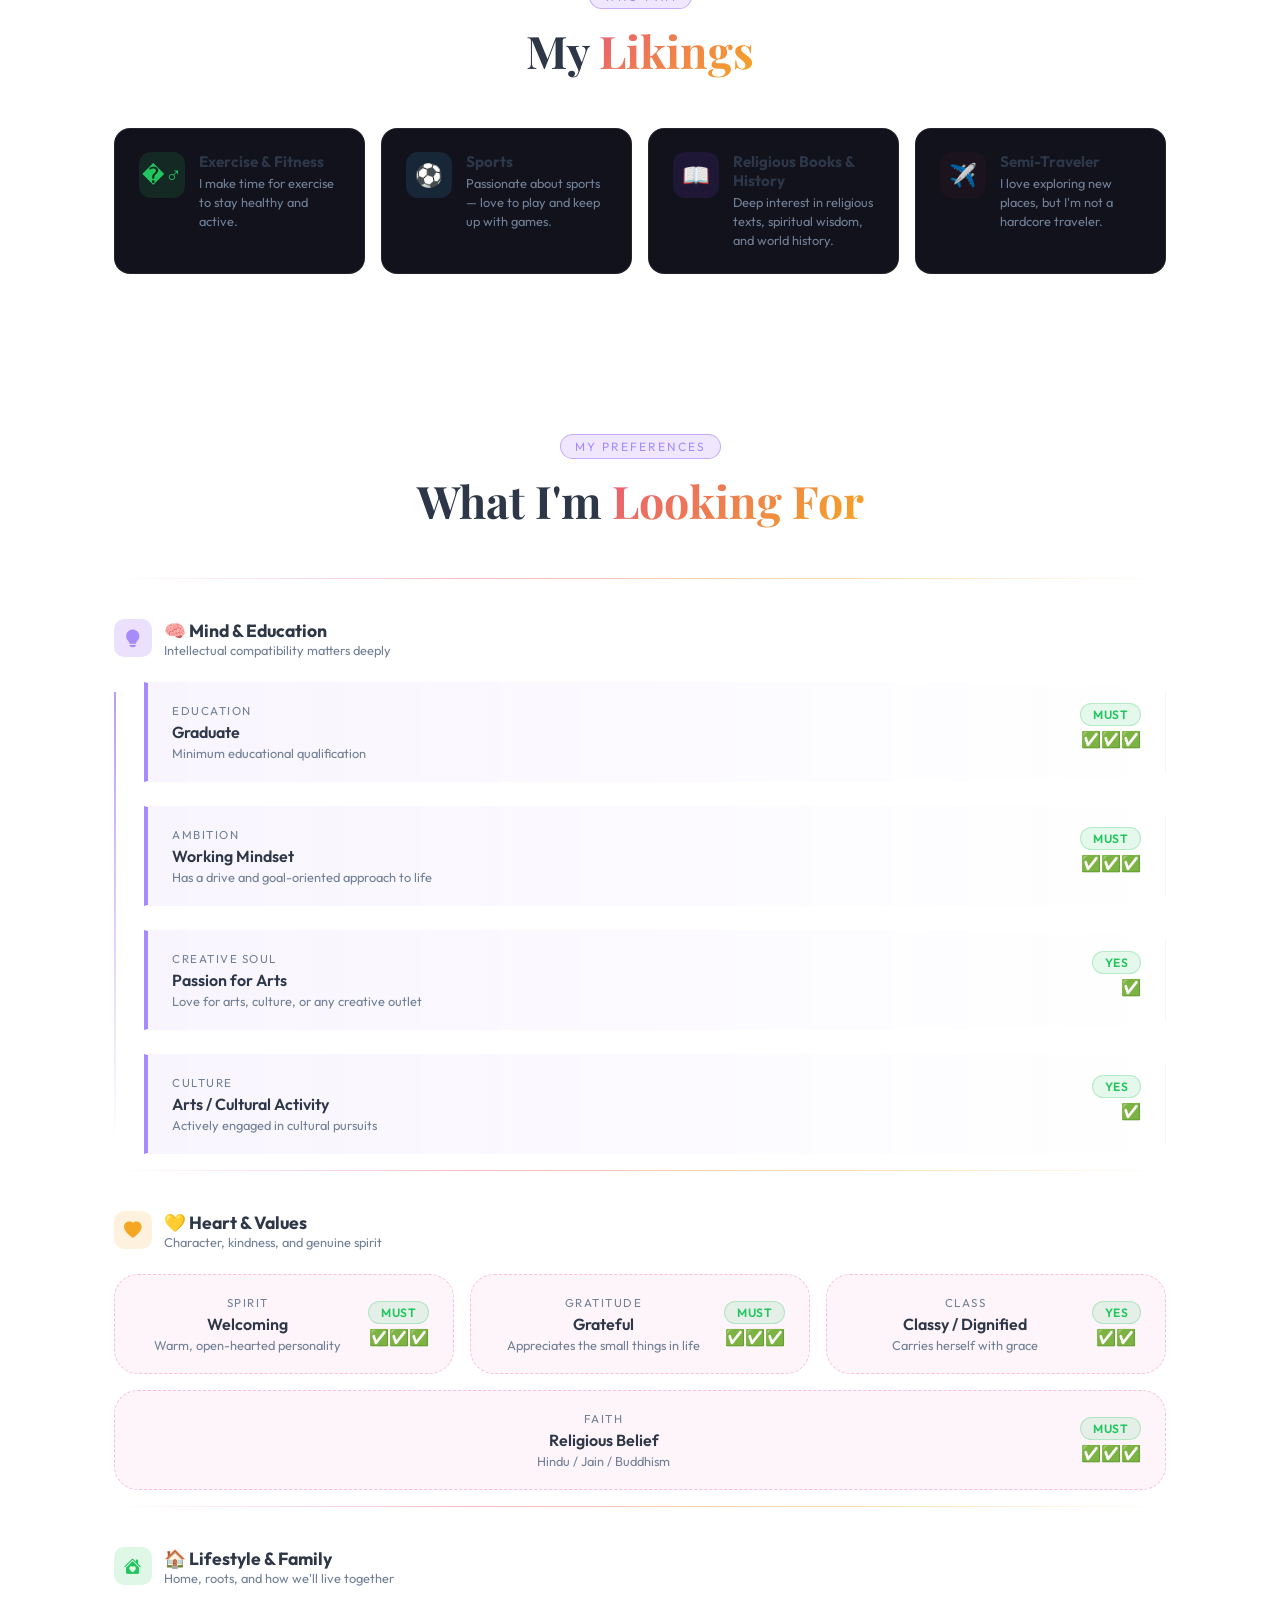
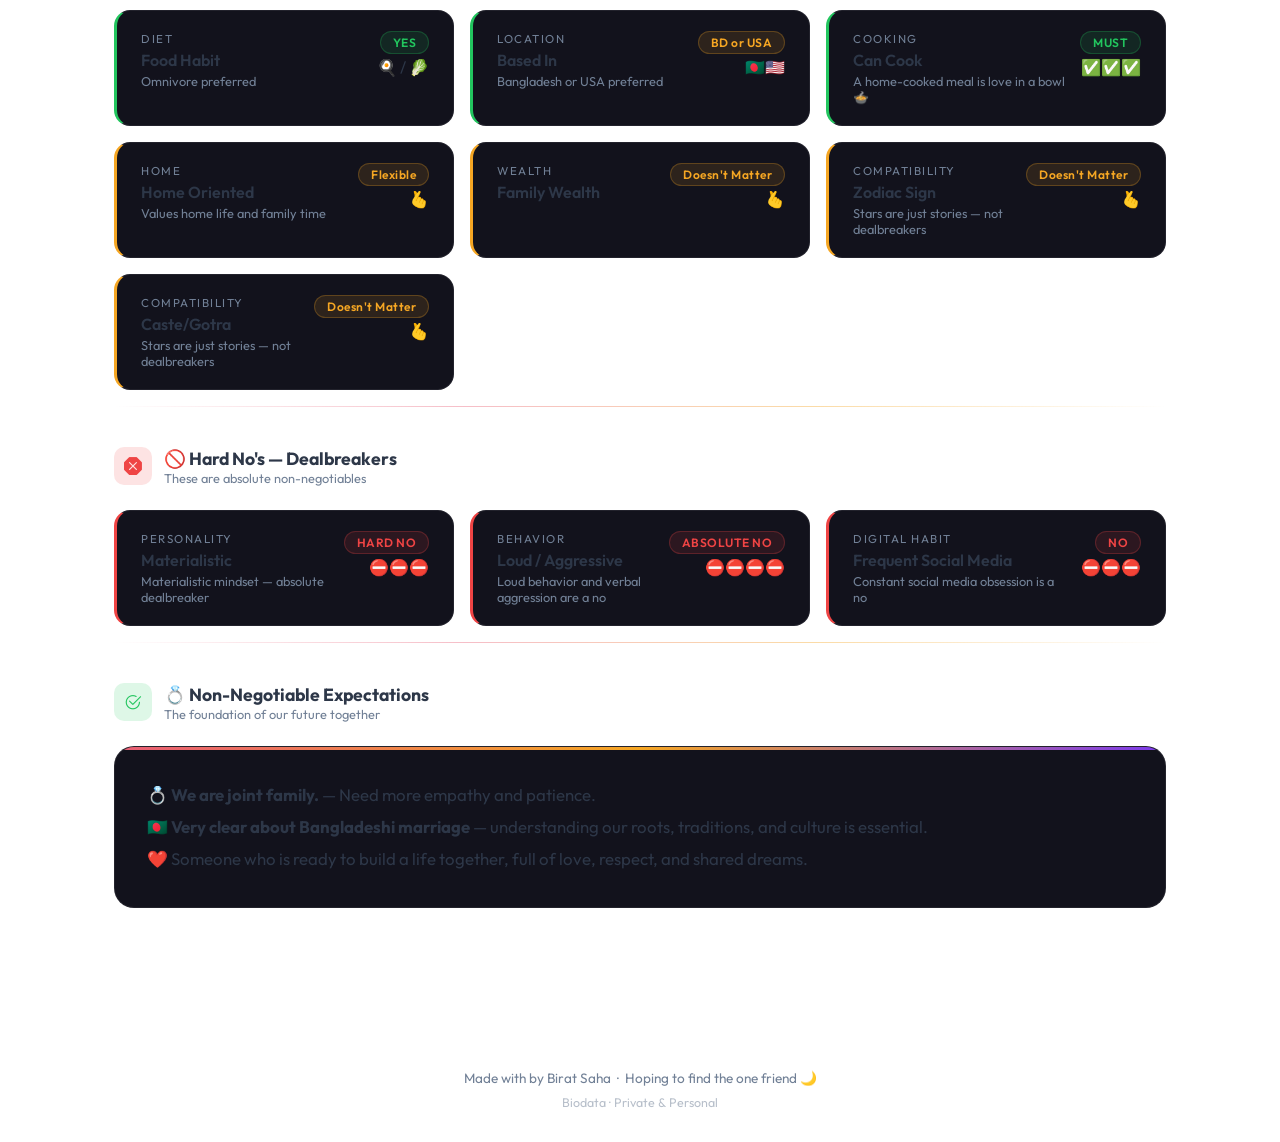
<file: nio.html>
<!DOCTYPE html>
<html lang="en">

<head>
    <meta charset="UTF-8" />
    <meta name="viewport" content="width=device-width, initial-scale=1.0" />
    <title>Birat Saha | Biodata</title>

    <!-- Google Fonts -->
    <link
        href="https://fonts.googleapis.com/css2?family=Outfit:wght@300;400;500;600;700;800&family=Playfair+Display:ital,wght@0,400;0,700;1,400&display=swap"
        rel="stylesheet" />

    <!-- Bootstrap Icons -->
    <link href="https://cdn.jsdelivr.net/npm/bootstrap-icons@1.11.3/font/bootstrap-icons.min.css" rel="stylesheet" />

    <style>
        :root {
            --bg-deep: #0a0a0f;
            --bg-card: #12121c;
            --bg-card2: #1a1a2e;
            --accent1: #e85d75;
            --accent2: #f5a623;
            --accent3: #7c3aed;
            --accent-gold: #f0c040;
            --text-primary: #2d3748;
            --text-muted: #718096;
            --green: #22c55e;
            --red: #ef4444;
            --shadow-opacity: 0.06;
            --border: rgba(255, 255, 255, 0.07);
        }

        * {
            margin: 0;
            padding: 0;
            box-sizing: border-box;
        }

        html {
            scroll-behavior: smooth;
        }

        body {
            background: var(--bg-body);
            color: var(--text-primary);
            font-family: 'Outfit', sans-serif;
            overflow-x: hidden;
        }

        /* ---- FLOATING PARTICLES ---- */
        #particles-bg {
            position: fixed;
            inset: 0;
            z-index: 0;
            pointer-events: none;
            overflow: hidden;
        }

        .particle {
            position: absolute;
            border-radius: 50%;
            opacity: 0.15;
            animation: floatUp linear infinite;
        }

        @keyframes floatUp {
            0% {
                transform: translateY(100vh) scale(0);
                opacity: 0;
            }

            10% {
                opacity: 0.15;
            }

            90% {
                opacity: 0.15;
            }

            100% {
                transform: translateY(-100px) scale(1);
                opacity: 0;
            }
        }

        /* ---- HERO SECTION ---- */
        .hero {
            position: relative;
            z-index: 1;
            min-height: 100vh;
            display: flex;
            align-items: center;
            justify-content: center;
            text-align: center;
            padding: 2rem 1rem;
            overflow: hidden;
        }

        .hero-orb {
            position: absolute;
            border-radius: 50%;
            filter: blur(90px);
            pointer-events: none;
        }

        .orb-a {
            width: 600px;
            height: 600px;
            background: radial-gradient(circle, rgba(232, 93, 117, 0.35) 0%, transparent 70%);
            top: -150px;
            left: -200px;
            animation: orbPulse 8s ease-in-out infinite alternate;
        }

        .orb-b {
            width: 500px;
            height: 500px;
            background: radial-gradient(circle, rgba(124, 58, 237, 0.3) 0%, transparent 70%);
            bottom: -100px;
            right: -150px;
            animation: orbPulse 10s ease-in-out infinite alternate-reverse;
        }

        .orb-c {
            width: 400px;
            height: 400px;
            background: radial-gradient(circle, rgba(240, 192, 64, 0.2) 0%, transparent 70%);
            top: 40%;
            left: 50%;
            transform: translate(-50%, -50%);
            animation: orbPulse 12s ease-in-out infinite alternate;
        }

        @keyframes orbPulse {
            from {
                transform: scale(0.9) translate(0, 0);
            }

            to {
                transform: scale(1.15) translate(30px, -20px);
            }
        }

        .hero-content {
            position: relative;
            z-index: 2;
            max-width: 800px;
            margin: 0 auto;
        }

        .hero-badge {
            display: inline-flex;
            align-items: center;
            gap: 8px;
            background: rgba(232, 93, 117, 0.12);
            border: 1px solid rgba(232, 93, 117, 0.3);
            border-radius: 50px;
            padding: 6px 18px;
            font-size: 0.8rem;
            font-weight: 500;
            color: var(--accent1);
            letter-spacing: 1px;
            text-transform: uppercase;
            margin-bottom: 1.5rem;
            animation: fadeDown 0.8s ease both;
        }

        .hero-badge .dot {
            width: 7px;
            height: 7px;
            background: var(--accent1);
            border-radius: 50%;
            animation: blink 1.4s ease-in-out infinite;
        }

        @keyframes blink {

            0%,
            100% {
                opacity: 1;
            }

            50% {
                opacity: 0.2;
            }
        }

        .hero-title {
            font-family: 'Playfair Display', serif;
            font-size: clamp(2.8rem, 7vw, 5rem);
            font-weight: 700;
            line-height: 1.1;
            margin-bottom: 0.5rem;
            animation: fadeDown 0.9s ease 0.1s both;
        }

        .hero-title .gradient-name {
            background: linear-gradient(135deg, #e85d75, #f5a623, #e85d75);
            background-size: 200% auto;
            -webkit-background-clip: text;
            -webkit-text-fill-color: transparent;
            background-clip: text;
            animation: shimmer 3s linear infinite;
        }

        @keyframes shimmer {
            to {
                background-position: 200% center;
            }
        }

        .hero-subtitle {
            font-size: 1.2rem;
            color: var(--text-muted);
            margin-bottom: 2rem;
            animation: fadeDown 0.9s ease 0.2s both;
        }

        .hero-info-row {
            display: flex;
            flex-wrap: wrap;
            justify-content: center;
            gap: 12px;
            margin-bottom: 2rem;
            animation: fadeDown 0.9s ease 0.3s both;
        }

        .hero-info-chip {
            display: inline-flex;
            align-items: center;
            gap: 6px;
            background: rgba(255, 255, 255, 0.06);
            border: 1px solid var(--border);
            border-radius: 50px;
            padding: 6px 16px;
            font-size: 0.85rem;
            color: var(--text-primary);
            transition: all 0.3s;
        }

        .hero-info-chip:hover {
            background: rgba(232, 93, 117, 0.15);
            border-color: rgba(232, 93, 117, 0.4);
            transform: translateY(-2px);
        }

        .hero-info-chip i {
            color: var(--accent1);
        }

        .scroll-hint {
            display: inline-flex;
            flex-direction: column;
            align-items: center;
            gap: 6px;
            color: var(--text-muted);
            font-size: 0.75rem;
            letter-spacing: 2px;
            text-transform: uppercase;
            margin-top: 2rem;
            animation: fadeDown 1s ease 0.5s both;
        }

        .scroll-hint i {
            font-size: 1.2rem;
            animation: bounce 1.5s ease-in-out infinite;
        }

        @keyframes bounce {

            0%,
            100% {
                transform: translateY(0);
            }

            50% {
                transform: translateY(6px);
            }
        }

        @keyframes fadeDown {
            from {
                opacity: 0;
                transform: translateY(-20px);
            }

            to {
                opacity: 1;
                transform: translateY(0);
            }
        }

        /* ---- ABOUT ME SECTION ---- */
        .section {
            position: relative;
            z-index: 1;
            padding: 5rem 1.5rem;
            max-width: 1100px;
            margin: 0 auto;
        }

        .section-label {
            text-align: center;
            margin-bottom: 3rem;
        }

        .section-tag {
            display: inline-block;
            background: rgba(124, 58, 237, 0.12);
            border: 1px solid rgba(124, 58, 237, 0.35);
            color: #a78bfa;
            border-radius: 50px;
            padding: 4px 14px;
            font-size: 0.75rem;
            letter-spacing: 2px;
            text-transform: uppercase;
            margin-bottom: 0.75rem;
        }

        .section-title {
            font-family: 'Playfair Display', serif;
            font-size: clamp(1.8rem, 4vw, 2.8rem);
            font-weight: 700;
        }

        .section-title .hl {
            background: linear-gradient(135deg, #e85d75, #f5a623);
            -webkit-background-clip: text;
            -webkit-text-fill-color: transparent;
            background-clip: text;
        }

        /* ---- ABOUT CARD ---- */
        .about-card {
            background: var(--bg-card);
            border: 1px solid var(--border);
            border-radius: 20px;
            padding: 2.5rem;
            display: grid;
            grid-template-columns: 180px 1fr;
            gap: 2.5rem;
            align-items: start;
            margin-bottom: 2rem;
            position: relative;
            overflow: hidden;
            transition: transform 0.3s, box-shadow 0.3s;
        }

        .about-card::before {
            content: '';
            position: absolute;
            top: 0;
            left: 0;
            right: 0;
            height: 3px;
            background: linear-gradient(90deg, #e85d75, #f5a623, #7c3aed);
        }

        .about-card:hover {
            transform: translateY(-4px);
            box-shadow: 0 20px 60px rgba(232, 93, 117, 0.12);
        }

        .avatar-ring {
            width: 160px;
            height: 160px;
            border-radius: 50%;
            background: linear-gradient(135deg, #e85d75, #f5a623, #7c3aed);
            padding: 3px;
            margin: 0 auto;
        }

        .avatar-inner {
            width: 100%;
            height: 100%;
            border-radius: 50%;
            background: var(--bg-card2);
            display: flex;
            align-items: center;
            justify-content: center;
            font-size: 4.5rem;
        }

        .about-name {
            font-family: 'Playfair Display', serif;
            font-size: 2rem;
            font-weight: 700;
            margin-bottom: 0.3rem;
        }

        .about-tagline {
            color: var(--accent1);
            font-size: 0.95rem;
            margin-bottom: 1.2rem;
            font-weight: 500;
        }

        .about-details {
            display: grid;
            grid-template-columns: 1fr 1fr;
            gap: 10px;
        }

        .detail-item {
            display: flex;
            align-items: center;
            gap: 8px;
            font-size: 0.88rem;
            color: var(--text-primary);
        }

        .detail-item i {
            color: var(--accent1);
            font-size: 0.95rem;
            min-width: 16px;
        }

        .detail-label {
            color: var(--text-muted);
            margin-right: 4px;
        }

        @media (max-width: 600px) {
            .about-card {
                grid-template-columns: 1fr;
            }

            .about-details {
                grid-template-columns: 1fr;
            }
        }

        /* ---- CRITERIA SECTION ---- */
        .criteria-grid {
            display: grid;
            grid-template-columns: repeat(auto-fill, minmax(300px, 1fr));
            gap: 16px;
        }

        .crit-card {
            background: var(--bg-card);
            border: 1px solid var(--border);
            border-radius: 16px;
            padding: 1.25rem 1.5rem;
            display: flex;
            align-items: flex-start;
            justify-content: space-between;
            gap: 12px;
            position: relative;
            overflow: hidden;
            transition: transform 0.35s cubic-bezier(.2, .8, .3, 1), box-shadow 0.35s;
            opacity: 0;
            transform: translateY(30px);
            animation: cardIn 0.5s ease forwards;
        }

        .crit-card:hover {
            transform: translateY(-4px) scale(1.01);
            box-shadow: 0 12px 40px rgba(0, 0, 0, 0.4);
            border-color: rgba(255, 255, 255, 0.15);
        }

        .crit-card.yes {
            border-left: 3px solid var(--green);
        }

        .crit-card.no {
            border-left: 3px solid var(--red);
        }

        .crit-card.neutral {
            border-left: 3px solid var(--accent2);
        }

        .crit-card .shimmer-line {
            position: absolute;
            top: 0;
            left: -100%;
            width: 60%;
            height: 100%;
            background: linear-gradient(90deg, transparent, rgba(255, 255, 255, 0.04), transparent);
            animation: shimmerSlide 3s ease-in-out infinite;
        }

        @keyframes shimmerSlide {
            0% {
                left: -100%;
            }

            100% {
                left: 200%;
            }
        }

        .crit-info {
            flex: 1;
        }

        .crit-subject {
            font-size: 0.72rem;
            letter-spacing: 1.5px;
            text-transform: uppercase;
            color: var(--text-muted);
            margin-bottom: 4px;
        }

        .crit-name {
            font-size: 1rem;
            font-weight: 600;
            color: var(--text-primary);
        }

        .crit-sub {
            font-size: 0.8rem;
            color: var(--text-muted);
            margin-top: 3px;
        }

        .crit-indicator {
            display: flex;
            flex-direction: column;
            align-items: flex-end;
            gap: 4px;
            white-space: nowrap;
        }

        .status-badge {
            display: inline-flex;
            align-items: center;
            gap: 5px;
            border-radius: 50px;
            padding: 3px 12px;
            font-size: 0.75rem;
            font-weight: 600;
            letter-spacing: 0.5px;
        }

        .badge-yes {
            background: rgba(34, 197, 94, 0.12);
            color: var(--green);
            border: 1px solid rgba(34, 197, 94, 0.25);
        }

        .badge-no {
            background: rgba(239, 68, 68, 0.12);
            color: var(--red);
            border: 1px solid rgba(239, 68, 68, 0.25);
        }

        .badge-ok {
            background: rgba(245, 166, 35, 0.12);
            color: var(--accent2);
            border: 1px solid rgba(245, 166, 35, 0.25);
        }

        .emoji-row {
            font-size: 1rem;
            line-height: 1.2;
        }

        /* Rating bar */
        .rating-bar-wrap {
            display: flex;
            align-items: center;
            gap: 6px;
            margin-top: 4px;
        }

        .rating-bar-track {
            width: 80px;
            height: 6px;
            background: rgba(255, 255, 255, 0.08);
            border-radius: 50px;
            overflow: hidden;
        }

        .rating-bar-fill {
            height: 100%;
            border-radius: 50px;
            transition: width 1s ease;
            width: 0;
        }

        .fill-green {
            background: linear-gradient(90deg, #16a34a, #22c55e);
        }

        .fill-yellow {
            background: linear-gradient(90deg, #ca8a04, #f5a623);
        }

        .fill-red {
            background: linear-gradient(90deg, #b91c1c, #ef4444);
        }

        .rating-text {
            font-size: 0.73rem;
            color: var(--text-muted);
        }

        @keyframes cardIn {
            to {
                opacity: 1;
                transform: translateY(0);
            }
        }

        /* ---- SECTION DIVIDER ---- */
        .section-divider {
            width: 100%;
            height: 1px;
            background: linear-gradient(90deg, transparent, rgba(232, 93, 117, 0.4), rgba(245, 166, 35, 0.4), transparent);
            margin: 1rem 0 2rem;
        }

        .cat-header {
            display: flex;
            align-items: center;
            gap: 12px;
            margin-bottom: 1.5rem;
            margin-top: 2.5rem;
        }

        .cat-header i {
            width: 38px;
            height: 38px;
            border-radius: 10px;
            display: flex;
            align-items: center;
            justify-content: center;
            font-size: 1.1rem;
            flex-shrink: 0;
        }

        .icon-look {
            background: rgba(232, 93, 117, 0.15);
            color: var(--accent1);
        }

        .icon-mind {
            background: rgba(124, 58, 237, 0.15);
            color: #a78bfa;
        }

        .icon-heart {
            background: rgba(245, 166, 35, 0.15);
            color: var(--accent2);
        }

        .icon-life {
            background: rgba(34, 197, 94, 0.15);
            color: var(--green);
        }

        .icon-block {
            background: rgba(239, 68, 68, 0.15);
            color: var(--red);
        }

        .cat-label {
            font-size: 1.1rem;
            font-weight: 700;
            color: var(--text-primary);
        }

        .cat-desc {
            font-size: 0.8rem;
            color: var(--text-muted);
        }

        /* ---- FOOTER ---- */
        .page-footer {
            position: relative;
            z-index: 1;
            text-align: center;
            padding: 3rem 1rem 2rem;
            color: var(--text-muted);
            font-size: 0.85rem;
            border-top: 1px solid var(--border);
        }

        .page-footer .heart {
            color: var(--accent1);
            animation: heartbeat 1.2s ease-in-out infinite;
        }

        @keyframes heartbeat {

            0%,
            100% {
                transform: scale(1);
            }

            50% {
                transform: scale(1.25);
            }
        }

        /* ---- SCROLL REVEAL ---- */
        .reveal {
            opacity: 0;
            transform: translateY(30px);
            transition: opacity 0.65s ease, transform 0.65s ease;
        }

        .reveal.visible {
            opacity: 1;
            transform: translateY(0);
        }

        /* ---- RESPONSIVE ---- */
        @media (max-width: 768px) {
            .criteria-grid {
                grid-template-columns: 1fr;
            }
        }

        /* ---- MY LIKINGS ---- */
        .likings-grid {
            display: grid;
            grid-template-columns: repeat(auto-fill, minmax(240px, 1fr));
            gap: 16px;
        }

        .liking-card {
            background: var(--bg-card);
            border: 1px solid var(--border);
            border-radius: 16px;
            padding: 1.4rem 1.5rem;
            display: flex;
            align-items: flex-start;
            gap: 14px;
            transition: transform 0.3s, box-shadow 0.3s, border-color 0.3s;
        }

        .liking-card:hover {
            transform: translateY(-4px);
            box-shadow: 0 14px 40px rgba(0, 0, 0, 0.35);
            border-color: rgba(255, 255, 255, 0.14);
        }

        .liking-icon {
            width: 46px;
            height: 46px;
            border-radius: 12px;
            display: flex;
            align-items: center;
            justify-content: center;
            font-size: 1.4rem;
            flex-shrink: 0;
        }

        .liking-title {
            font-weight: 700;
            font-size: 0.95rem;
            color: var(--text-primary);
            margin-bottom: 3px;
        }

        .liking-desc {
            font-size: 0.8rem;
            color: var(--text-muted);
            line-height: 1.5;
        }

        /* ---- FAMILY TREE ---- */
        .family-tree-wrap {
            position: relative;
            width: 100%;
            overflow-x: auto;
            padding: 1rem 0 2rem;
        }

        #familyTreeSvg {
            display: block;
            margin: 0 auto;
            max-width: 100%;
        }

        /* pulsing glow for Birat node */
        @keyframes nodeGlow {

            0%,
            100% {
                filter: drop-shadow(0 0 6px #e85d75) drop-shadow(0 0 14px #e85d75);
            }

            50% {
                filter: drop-shadow(0 0 18px #f5a623) drop-shadow(0 0 36px #f5a623);
            }
        }

        .birat-node-group {
            animation: nodeGlow 2.2s ease-in-out infinite;
        }

        @keyframes nodeScale {

            0%,
            100% {
                transform: scale(1);
            }

            50% {
                transform: scale(1.08);
            }
        }

        .birat-circle {
            animation: nodeScale 2.2s ease-in-out infinite;
            transform-box: fill-box;
            transform-origin: center;
        }

        .fm-node-card {
            background: var(--bg-card);
            border: 1px solid var(--border);
            border-radius: 14px;
            padding: 1.2rem 1rem;
            display: flex;
            align-items: center;
            gap: 12px;
            transition: transform 0.3s, box-shadow 0.3s;
        }

        .fm-node-card:hover {
            transform: translateY(-3px);
            box-shadow: 0 10px 30px rgba(0, 0, 0, 0.3);
        }

        .fm-avatar {
            width: 42px;
            height: 42px;
            border-radius: 50%;
            display: flex;
            align-items: center;
            justify-content: center;
            font-size: 1.3rem;
            flex-shrink: 0;
        }

        .fm-name {
            font-weight: 700;
            font-size: 0.88rem;
            color: var(--text-primary);
        }

        .fm-role {
            font-size: 0.75rem;
            color: var(--text-muted);
        }

        .fm-rel {
            font-size: 0.7rem;
            color: var(--accent1);
            font-weight: 600;
        }

        .family-grid {
            display: grid;
            grid-template-columns: repeat(auto-fill, minmax(220px, 1fr));
            gap: 14px;
            margin-top: 1.5rem;
        }

        .birat-center {
            grid-column: 1 / -1;
        }

        .birat-center .fm-node-card {
            background: linear-gradient(135deg, rgba(232, 93, 117, 0.12), rgba(245, 166, 35, 0.08));
            border-color: rgba(232, 93, 117, 0.35);
            max-width: 340px;
            margin: 0 auto 1rem;
        }

        /* ---- MIND & EDUCATION (Timeline Style) ---- */
        .mind-timeline {
            display: flex;
            flex-direction: column;
            gap: 1.5rem;
            position: relative;
            padding-left: 20px;
        }

        .mind-timeline::before {
            content: '';
            position: absolute;
            left: 0;
            top: 10px;
            bottom: 10px;
            width: 2px;
            background: linear-gradient(180deg, rgba(124, 58, 237, 0.5), transparent);
        }

        .mind-timeline .crit-card {
            margin-left: 10px;
            position: relative;
            background: linear-gradient(to right, rgba(124, 58, 237, 0.05), transparent);
            border-left: 4px solid #a78bfa;
            border-radius: 0 12px 12px 0;
            transform: translateX(30px);
        }

        .mind-timeline .crit-card::before {
            content: '';
            position: absolute;
            left: -33px;
            top: 50%;
            transform: translateY(-50%);
            width: 12px;
            height: 12px;
            background: #a78bfa;
            border-radius: 50%;
            box-shadow: 0 0 10px #a78bfa;
        }

        .mind-timeline .crit-card.reveal.visible {
            transform: translateX(0);
        }

        /* ---- HEART & VALUES (Masonry / Flex Wrapping) ---- */
        .heart-flex {
            display: flex;
            flex-wrap: wrap;
            gap: 16px;
        }

        .heart-flex .crit-card {
            flex: 1 1 calc(33.333% - 16px);
            min-width: 250px;
            text-align: center;
            align-items: center;
            justify-content: center;
            background: rgba(236, 72, 153, 0.05);
            border: 1px dashed rgba(236, 72, 153, 0.3);
            border-radius: 24px;
        }

        .heart-flex .crit-indicator {
            flex-direction: column;
            align-items: center;
        }

        /* ---- LIFESTYLE & FAMILY (List View) ---- */
        .lifestyle-list {
            display: flex;
            flex-direction: column;
            gap: 12px;
        }

        .lifestyle-list .crit-card {
            flex-direction: row;
            justify-content: space-between;
            align-items: center;
            margin-bottom: 0px;
            padding: 1rem 1.5rem;
            background: rgba(255, 255, 255, 0.02);
            border-radius: 8px;
            border-left: 2px solid var(--border);
        }

        /* ---- HARD NO's (Danger Grid) ---- */
        .hardnos-grid {
            display: grid;
            grid-template-columns: repeat(auto-fill, minmax(280px, 1fr));
            gap: 20px;
        }

        .hardnos-grid .crit-card {
            background: linear-gradient(135deg, rgba(239, 68, 68, 0.1), transparent);
            border-color: rgba(239, 68, 68, 0.3);
            box-shadow: 0 4px 15px rgba(239, 68, 68, 0.05);
        }

        .hardnos-grid .crit-info .crit-name {
            color: #991b1b;
            font-size: 1.1rem;
        }

        :root[data-theme="dark"] {
            --bg-body: #0f0f13;
            --bg-card: #1a1a24;
            --bg-glass: rgba(15, 15, 19, 0.85);
            --text-primary: #f0f0f8;
            --text-muted: #8888aa;
            --border: rgba(255, 255, 255, 0.08);
            --shadow-opacity: 0.35;
        }

        :root[data-theme="blush"] {
            --bg-body: #fff0f5;
            --bg-card: #ffffff;
            --bg-glass: rgba(255, 240, 245, 0.85);
            --text-primary: #4a2c40;
            --text-muted: #8a6a7c;
            --border: rgba(0, 0, 0, 0.06);
            --shadow-opacity: 0.06;
        }

        :root[data-theme="ocean"] {
            --bg-body: #f0f8ff;
            --bg-card: #ffffff;
            --bg-glass: rgba(240, 248, 255, 0.85);
            --text-primary: #1e3a8a;
            --text-muted: #64748b;
            --border: rgba(0, 0, 0, 0.06);
            --shadow-opacity: 0.06;
        }

        .theme-picker-wrap {
            position: fixed;
            top: 20px;
            right: 20px;
            z-index: 1000;
        }

        .theme-picker {
            background: var(--bg-card);
            color: var(--text-primary);
            border: 1px solid var(--border);
            padding: 8px 12px;
            border-radius: 8px;
            font-family: 'Outfit', sans-serif;
            font-size: 0.85rem;
            cursor: pointer;
            box-shadow: 0 4px 12px rgba(0, 0, 0, var(--shadow-opacity, 0.05));
            outline: none;
        }
    </style>
</head>

<body>

    <div class="theme-picker-wrap">
        <select id="themeSelect" class="theme-picker" onchange="changeTheme(this.value)">
            <option value="light">Light Theme ☀️</option>
            <option value="dark">Dark Theme 🌙</option>
            <option value="blush">Blush Theme 🌸</option>
            <option value="ocean">Ocean Theme 🌊</option>
        </select>
    </div>


    <!-- Floating particles -->
    <div id="particles-bg"></div>

    <!-- ========== HERO ========== -->
    <section class="hero">
        <div class="hero-orb orb-a"></div>
        <div class="hero-orb orb-b"></div>
        <div class="hero-orb orb-c"></div>

        <div class="hero-content">
            <div class="hero-badge">
                <span class="dot"></span>
                Biodata
            </div>

            <h1 class="hero-title">
                <span class="gradient-name">Birat Saha</span>
            </h1>

            <div class="hero-info-row">
                <span class="hero-info-chip"><i class="bi bi-geo-alt-fill"></i> Laksam, Bangladesh</span>
                <span class="hero-info-chip"><i class="bi bi-calendar3"></i> 1995</span>
                <span class="hero-info-chip"><i class="bi bi-stars"></i> Sagittarius ♐</span>
                <span class="hero-info-chip"><i class="bi bi-eye-fill"></i> Black Eyes</span>
                <span class="hero-info-chip"><i class="bi bi-person-fill"></i> 5'10"</span>
                <span class="hero-info-chip"><i class="bi bi-globe2"></i> BD &amp; USA 🇧🇩🇺🇸</span>
                <span class="hero-info-chip"><i class="bi bi-egg-fried"></i> Omnivore 🍳🥬</span>
            </div>

            <div class="scroll-hint">
                <span>Scroll to explore</span>
                <i class="bi bi-chevron-double-down"></i>
            </div>
        </div>
    </section>

    <!-- ========== ABOUT ME ========== -->
    <section class="section">
        <div class="section-label reveal">
            <div class="section-tag">Who I Am</div>
            <h2 class="section-title">About <span class="hl">Me</span></h2>
        </div>

        <div class="about-card reveal">
            <div>
                <div class="avatar-ring">
                    <div class="avatar-inner">🧔</div>
                </div>
            </div>
            <div>
                <div class="about-name">Birat Saha</div>
                <div class="about-tagline">Bangladeshi - Hindu - Sagittarius ♐</div>
                <div class="about-details">
                    <div class="detail-item"><i class="bi bi-cake2-fill"></i><span><span class="detail-label">Birth
                                Year:</span> 1995</span></div>
                    <div class="detail-item"><i class="bi bi-rulers"></i><span><span class="detail-label">Height:</span>
                            5 feet 10 inches</span></div>
                    <div class="detail-item"><i class="bi bi-eye-fill"></i><span><span class="detail-label">Eyes:</span>
                            Black</span></div>
                    <div class="detail-item"><i class="bi bi-egg-fried"></i><span><span
                                class="detail-label">Food:</span> Omnivore 🍳🥬</span></div>
                    <div class="detail-item"><i class="bi bi-stars"></i><span><span class="detail-label">Zodiac:</span>
                            Sagittarius ♐</span></div>
                    <div class="detail-item"><i class="bi bi-house-heart-fill"></i><span><span
                                class="detail-label">Hometown:</span> Laksam, BD</span></div>
                    <div class="detail-item"><i class="bi bi-globe2"></i><span><span class="detail-label">Based:</span>
                            USA 🇺🇸 (On Work Visa)</span></div>
                    <div class="detail-item"><i class="bi bi-flag-fill"></i><span><span
                                class="detail-label">Citizenship:</span>
                            Bangladesh 🇧🇩</span></div>
                    <div class="detail-item"><i class="bi bi-mortarboard-fill"></i><span><span
                                class="detail-label">Degree:</span> M.S Computer Science</span></div>
                </div>
            </div>
        </div>
    </section>

    <!-- ========== EDUCATION & WORK ========== -->
    <section class="section">
        <div class="section-label reveal">
            <div class="section-tag">Career &amp; Studies</div>
            <h2 class="section-title">Education &amp; <span class="hl">Work</span></h2>
        </div>

        <div class="heart-flex reveal">

            <div class="crit-card"
                style="text-align:left; background:rgba(124,58,237,0.05); border-color:rgba(124,58,237,0.3); padding:1.5rem; justify-content:flex-start;">
                <div class="crit-indicator" style="align-items:flex-start;">
                    <span class="status-badge" style="background:rgba(124,58,237,0.2); color:#6d28d9;"><i
                            class="bi bi-mortarboard-fill"></i> Education</span>
                </div>
                <div class="crit-info" style="margin-top:1rem;">
                    <div class="crit-name">Education</div>
                    <div class="crit-sub" style="margin-top:8px;">
                        <strong>Lamar University</strong> — M.S in Computer Science, Texas, USA (2022)<br />
                        <strong>East West University</strong> — B.Sc in CSE, Dhaka, BD (2018)
                    </div>
                </div>
            </div>

            <div class="crit-card"
                style="text-align:left; background:rgba(96,165,250,0.05); border-color:rgba(96,165,250,0.3); padding:1.5rem; justify-content:flex-start;">
                <div class="crit-indicator" style="align-items:flex-start;">
                    <span class="status-badge" style="background:rgba(96,165,250,0.2); color:#1d4ed8;"><i
                            class="bi bi-briefcase-fill"></i> Work Experience</span>
                </div>
                <div class="crit-info" style="margin-top:1rem;">
                    <div class="crit-name">Software Developer</div>
                    <div class="crit-sub" style="margin-top:8px;">Currently working in the United States on a work visa.
                    </div>
                </div>
            </div>

        </div>
    </section>

    <!-- ========== FAMILY ========== -->
    <section class="section">
        <div class="section-label reveal">
            <div class="section-tag">My Roots</div>
            <h2 class="section-title">My <span class="hl">Family</span></h2>
        </div>

        <!-- ANIMATED FAMILY TREE SVG -->
        <div class="family-tree-wrap reveal" style="margin-bottom:2rem;">
            <svg id="familyTreeSvg" viewBox="0 0 980 400" xmlns="http://www.w3.org/2000/svg"
                style="font-family:'Outfit',sans-serif;">

                <!--
                Layout:
                ROW 1 (y=44):  [Parents: Anjan+Rita]  --dashed--  [Uncle/Aunt: Gour+Gita]
                ROW 2 (y=240): [Amit+Shiva ♥]  [Akash]  [Birat✨]  [Sarat]

                Parents  → Amit+Shiva (rose, fork at y=175)
                Parents  → Birat      (rose, fork at y=175)
                Uncle    → Akash      (gold, fork at y=195)
                Uncle    → Sarat      (gold, fork at y=195)
              -->

                <!-- Sibling connector between parent families (dashed) -->
                <line x1="490" y1="84" x2="580" y2="84" stroke="rgba(0,0,0,0.1)" stroke-width="1.5"
                    stroke-dasharray="5,4" />

                <!-- ── PARENTS BRANCH (rose) ── -->
                <!-- Vertical drop from Parents centre (x=380) -->
                <line x1="380" y1="124" x2="380" y2="175" stroke="rgba(232,93,117,0.45)" stroke-width="1.8" />
                <!-- Horizontal fork: Amit+Shiva centre(x=118) → Birat centre(x=538) -->
                <line x1="118" y1="175" x2="538" y2="175" stroke="rgba(232,93,117,0.35)" stroke-width="1.8" />
                <!-- Down to Amit+Shiva -->
                <line x1="118" y1="175" x2="118" y2="240" stroke="rgba(232,93,117,0.35)" stroke-width="1.8" />
                <!-- Down to Birat (brighter) -->
                <line x1="538" y1="175" x2="538" y2="240" stroke="rgba(232,93,117,0.6)" stroke-width="2.2" />

                <!-- ── UNCLE/AUNT BRANCH (gold) ── -->
                <!-- Vertical drop from Uncle centre (x=715) -->
                <line x1="715" y1="124" x2="715" y2="195" stroke="rgba(245,166,35,0.4)" stroke-width="1.8" />
                <!-- Horizontal fork: Akash centre(x=325) → Sarat centre(x=833) -->
                <line x1="325" y1="195" x2="833" y2="195" stroke="rgba(245,166,35,0.3)" stroke-width="1.8" />
                <!-- Down to Akash -->
                <line x1="325" y1="195" x2="325" y2="240" stroke="rgba(245,166,35,0.35)" stroke-width="1.8" />
                <!-- Down to Sarat -->
                <line x1="833" y1="195" x2="833" y2="240" stroke="rgba(245,166,35,0.35)" stroke-width="1.8" />

                <!-- ══ ROW 1: PARENTS (left-centre) ══ -->
                <!-- x=270, w=220, centre-x=380 -->
                <g transform="translate(270,44)">
                    <rect rx="13" ry="13" width="220" height="80" fill="var(--bg-card)" stroke="rgba(232,93,117,0.38)"
                        stroke-width="1.8" />
                    <text x="110" y="26" text-anchor="middle" font-size="9" fill="#e85d75" font-weight="700"
                        letter-spacing="1.5">PARENTS</text>
                    <text x="110" y="48" text-anchor="middle" font-size="13" fill="var(--text-primary)"
                        font-weight="700">Anjan
                        &amp; Rita Saha</text>
                    <text x="110" y="66" text-anchor="middle" font-size="9.5" fill="var(--text-muted)">Business ·
                        Housewife</text>
                </g>

                <!-- ══ ROW 1: UNCLE & AUNT (right) ══ -->
                <!-- x=580, w=270, centre-x=715 -->
                <g transform="translate(580,44)">
                    <rect rx="13" ry="13" width="270" height="80" fill="var(--bg-card)" stroke="rgba(245,166,35,0.3)"
                        stroke-width="1.4" />
                    <text x="135" y="26" text-anchor="middle" font-size="9" fill="#f5a623" font-weight="700"
                        letter-spacing="1.5">PATERNAL UNCLE &amp; AUNT</text>
                    <text x="135" y="48" text-anchor="middle" font-size="13" fill="var(--text-primary)"
                        font-weight="700">Gour &amp;
                        Gita Saha</text>
                    <text x="135" y="66" text-anchor="middle" font-size="9.5" fill="var(--text-muted)">Business ·
                        Housewife</text>
                </g>

                <!-- ══ ROW 2 ══ -->

                <!-- 1. AMIT + SHIVA (couple) — x=18, w=200, centre-x=118 -->
                <g transform="translate(18,240)">
                    <rect rx="12" ry="12" width="200" height="80" fill="var(--bg-card)" stroke="rgba(96,165,250,0.3)"
                        stroke-width="1.4" />
                    <!-- heart connector between names -->
                    <text x="100" y="24" text-anchor="middle" font-size="9" fill="#60a5fa" font-weight="700"
                        letter-spacing="1.2">ELDER BROTHER + WIFE</text>
                    <text x="100" y="46" text-anchor="middle" font-size="12" fill="var(--text-primary)"
                        font-weight="700">Amit
                        Saha</text>
                    <text x="100" y="60" text-anchor="middle" font-size="11" fill="#c084fc">♥ Shiva</text>
                    <text x="100" y="74" text-anchor="middle" font-size="8.5" fill="var(--text-muted)"> 🇺🇸 ·
                        🇧🇩</text>
                </g>

                <!-- 2. AKASH — x=250, w=130, centre-x=315  (shifted to ≈325) -->
                <g transform="translate(260,240)">
                    <rect rx="11" ry="11" width="130" height="80" fill="var(--bg-card)" stroke="rgba(245,166,35,0.25)"
                        stroke-width="1.2" />
                    <text x="65" y="24" text-anchor="middle" font-size="9" fill="#f5a623" font-weight="600">1ST
                        COUSIN</text>
                    <text x="65" y="46" text-anchor="middle" font-size="12" fill="var(--text-primary)"
                        font-weight="700">🇧🇩 Akash</text>
                    <text x="65" y="62" text-anchor="middle" font-size="11" fill="var(--text-primary)">Saha</text>
                </g>

                <!-- 3. BIRAT — x=438, w=200, centre-x=538 (animated) -->
                <g class="birat-node-group" transform="translate(438,230)">
                    <rect class="birat-circle" rx="14" ry="14" width="200" height="92" fill="rgba(232,93,117,0.12)"
                        stroke="#e85d75" stroke-width="2.5" />
                    <text x="100" y="24" text-anchor="middle" font-size="9" fill="#e85d75" font-weight="700"
                        letter-spacing="1.8">ME ✨</text>
                    <text x="100" y="47" text-anchor="middle" font-size="15" fill="var(--text-primary)"
                        font-weight="800">Birat
                        Saha</text>
                    <text x="100" y="65" text-anchor="middle" font-size="8.5" fill="var(--text-muted)"> BD /
                        USA</text>
                </g>

                <!-- 4. SARAT — x=768, w=130, centre-x=833 -->
                <g transform="translate(768,240)">
                    <rect rx="11" ry="11" width="130" height="80" fill="var(--bg-card)" stroke="rgba(245,166,35,0.2)"
                        stroke-width="1.2" />
                    <text x="65" y="24" text-anchor="middle" font-size="9" fill="#f5a623" font-weight="600">2ND
                        COUSIN</text>
                    <text x="65" y="46" text-anchor="middle" font-size="12" fill="var(--text-primary)"
                        font-weight="700">🇧🇩 Sarat</text>
                    <text x="65" y="62" text-anchor="middle" font-size="11" fill="var(--text-primary)">Saha</text>
                </g>

                <!-- ── LEGEND ── -->
                <g transform="translate(18,365)">
                    <rect rx="6" ry="6" width="8" height="8" x="0" y="2" fill="#e85d75" opacity="0.85" />
                    <text x="14" y="10" font-size="9" fill="var(--text-muted)">= You</text>
                    <rect rx="6" ry="6" width="8" height="8" x="65" y="2" fill="#60a5fa" opacity="0.75" />
                    <text x="79" y="10" font-size="9" fill="var(--text-muted)">= Siblings / Couple</text>
                    <rect rx="6" ry="6" width="8" height="8" x="185" y="2" fill="#f5a623" opacity="0.75" />
                    <text x="199" y="10" font-size="9" fill="var(--text-muted)">= Extended Family</text>
                    <line x1="320" y1="6" x2="346" y2="6" stroke="rgba(0,0,0,0.2)" stroke-width="1.5"
                        stroke-dasharray="4,4" />
                    <text x="352" y="10" font-size="9" fill="var(--text-muted)">= Family connection</text>
                </g>

            </svg>
        </div>

        <!-- Family member cards -->
        <div class="family-grid reveal">

            <div class="birat-center">
                <div class="fm-node-card"
                    style="border-color:rgba(232,93,117,0.4);background:linear-gradient(135deg,rgba(232,93,117,0.1),rgba(245,166,35,0.06));">
                    <div class="fm-avatar" style="background:rgba(232,93,117,0.15);color:#e85d75;">🧔</div>
                    <div>
                        <div class="fm-rel">YOU</div>
                        <div class="fm-name">Birat Saha</div>
                        <div class="fm-role">Senior Developer · BD / USA 🌏</div>
                    </div>
                </div>
            </div>

            <div class="fm-node-card">
                <div class="fm-avatar" style="background:rgba(232,93,117,0.1);color:#e85d75;">👩</div>
                <div>
                    <div class="fm-rel">Mother</div>
                    <div class="fm-name">Rita Saha</div>
                    <div class="fm-role">Housewife 🏠</div>
                </div>
            </div>

            <div class="fm-node-card">
                <div class="fm-avatar" style="background:rgba(245,166,35,0.1);color:#f5a623;">👨‍💼</div>
                <div>
                    <div class="fm-rel">Father</div>
                    <div class="fm-name">Anjan Saha</div>
                    <div class="fm-role">Business 💼</div>
                </div>
            </div>

            <div class="fm-node-card">
                <div class="fm-avatar" style="background:rgba(96,165,250,0.1);color:#60a5fa;">👨‍💻</div>
                <div>
                    <div class="fm-rel">Elder Brother</div>
                    <div class="fm-name">Amit Saha</div>
                    <div class="fm-role">IT · United States 🇺🇸</div>
                </div>
            </div>

            <div class="fm-node-card">
                <div class="fm-avatar" style="background:rgba(167,139,250,0.1);color:#a78bfa;">👩</div>
                <div>
                    <div class="fm-rel">Sister-in-law</div>
                    <div class="fm-name">Shiva</div>
                    <div class="fm-role">Working · Dhaka 🇧🇩</div>
                </div>
            </div>

            <div class="fm-node-card">
                <div class="fm-avatar" style="background:rgba(245,166,35,0.1);color:#f5a623;">👵</div>
                <div>
                    <div class="fm-rel">Aunt (Paternal)</div>
                    <div class="fm-name">Gita Saha</div>
                    <div class="fm-role">Housewife 🏠</div>
                </div>
            </div>

            <div class="fm-node-card">
                <div class="fm-avatar" style="background:rgba(245,166,35,0.1);color:#f5a623;">👴</div>
                <div>
                    <div class="fm-rel">Uncle (Paternal)</div>
                    <div class="fm-name">Gour Saha</div>
                    <div class="fm-role">Business 💼</div>
                </div>
            </div>

            <div class="fm-node-card">
                <div class="fm-avatar" style="background:rgba(34,197,94,0.1);color:#22c55e;">🧑</div>
                <div>
                    <div class="fm-rel">1st Cousin</div>
                    <div class="fm-name">Akash Saha</div>
                    <div class="fm-role">Son of Gour &amp; Gita</div>
                </div>
            </div>

            <div class="fm-node-card">
                <div class="fm-avatar" style="background:rgba(34,197,94,0.08);color:#22c55e;">🧑</div>
                <div>
                    <div class="fm-rel">2nd Cousin</div>
                    <div class="fm-name">Sarat Saha</div>
                    <div class="fm-role">Son of Gour &amp; Gita</div>
                </div>
            </div>

        </div>
    </section>


    <!-- ========== MY LIKINGS ========== -->
    <section class="section">
        <div class="section-label reveal">
            <div class="section-tag">Who I Am</div>
            <h2 class="section-title">My <span class="hl">Likings</span></h2>
        </div>

        <div class="likings-grid">

            <div class="liking-card reveal" style="animation-delay:0.05s">
                <div class="liking-icon" style="background:rgba(34,197,94,0.12);color:#22c55e;">�‍♂️</div>
                <div>
                    <div class="liking-title">Exercise &amp; Fitness</div>
                    <div class="liking-desc">I make time for exercise to stay healthy and active.</div>
                </div>
            </div>

            <div class="liking-card reveal" style="animation-delay:0.08s">
                <div class="liking-icon" style="background:rgba(56,189,248,0.12);color:#38bdf8;">⚽</div>
                <div>
                    <div class="liking-title">Sports</div>
                    <div class="liking-desc">Passionate about sports — love to play and keep up with games.</div>
                </div>
            </div>

            <div class="liking-card reveal" style="animation-delay:0.1s">
                <div class="liking-icon" style="background:rgba(124,58,237,0.12);color:#a78bfa;">📖</div>
                <div>
                    <div class="liking-title">Religious Books &amp; History</div>
                    <div class="liking-desc">Deep interest in religious texts, spiritual wisdom, and world history.
                    </div>
                </div>
            </div>

            <div class="liking-card reveal" style="animation-delay:0.15s">
                <div class="liking-icon" style="background:rgba(239,68,68,0.04);color:#ef4444;">✈️</div>
                <div>
                    <div class="liking-title">Semi-Traveler</div>
                    <div class="liking-desc">I love exploring new places, but I'm not a hardcore traveler.</div>
                </div>
            </div>

        </div>
    </section>


    <!-- ========== WHAT I'M LOOKING FOR ========== -->
    <section class="section">
        <div class="section-label reveal">
            <div class="section-tag">My Preferences</div>
            <h2 class="section-title">What I'm <span class="hl">Looking For</span></h2>
        </div>

        <!-- MIND & EDUCATION -->
        <div class="section-divider"></div>
        <div class="cat-header reveal">
            <i class="bi bi-lightbulb-fill"
                style="width:38px;height:38px;border-radius:10px;display:flex;align-items:center;justify-content:center;font-size:1.1rem;background:rgba(124,58,237,0.15);color:#a78bfa;flex-shrink:0;"></i>
            <div>
                <div class="cat-label">🧠 Mind &amp; Education</div>
                <div class="cat-desc">Intellectual compatibility matters deeply</div>
            </div>
        </div>

        <div class="mind-timeline">

            <div class="crit-card yes reveal" style="animation-delay:0.05s">
                <div class="shimmer-line"></div>
                <div class="crit-info">
                    <div class="crit-subject">Education</div>
                    <div class="crit-name">Graduate</div>
                    <div class="crit-sub">Minimum educational qualification</div>
                </div>
                <div class="crit-indicator">
                    <span class="status-badge badge-yes">MUST</span>
                    <div class="emoji-row">✅✅✅</div>
                </div>
            </div>

            <div class="crit-card yes reveal" style="animation-delay:0.1s">
                <div class="shimmer-line"></div>
                <div class="crit-info">
                    <div class="crit-subject">Ambition</div>
                    <div class="crit-name">Working Mindset</div>
                    <div class="crit-sub">Has a drive and goal-oriented approach to life</div>
                </div>
                <div class="crit-indicator">
                    <span class="status-badge badge-yes">MUST</span>
                    <div class="emoji-row">✅✅✅</div>
                </div>
            </div>

            <div class="crit-card yes reveal" style="animation-delay:0.15s">
                <div class="shimmer-line"></div>
                <div class="crit-info">
                    <div class="crit-subject">Creative Soul</div>
                    <div class="crit-name">Passion for Arts</div>
                    <div class="crit-sub">Love for arts, culture, or any creative outlet</div>
                </div>
                <div class="crit-indicator">
                    <span class="status-badge badge-yes">YES</span>
                    <div class="emoji-row">✅</div>
                </div>
            </div>

            <div class="crit-card yes reveal" style="animation-delay:0.2s">
                <div class="shimmer-line"></div>
                <div class="crit-info">
                    <div class="crit-subject">Culture</div>
                    <div class="crit-name">Arts / Cultural Activity</div>
                    <div class="crit-sub">Actively engaged in cultural pursuits</div>
                </div>
                <div class="crit-indicator">
                    <span class="status-badge badge-yes">YES</span>
                    <div class="emoji-row">✅</div>
                </div>
            </div>


        </div>

        <!-- HEART & VALUES -->
        <div class="section-divider"></div>
        <div class="cat-header reveal">
            <i class="bi bi-heart-fill"
                style="width:38px;height:38px;border-radius:10px;display:flex;align-items:center;justify-content:center;font-size:1.1rem;background:rgba(245,166,35,0.15);color:var(--accent2);flex-shrink:0;"></i>
            <div>
                <div class="cat-label">💛 Heart &amp; Values</div>
                <div class="cat-desc">Character, kindness, and genuine spirit</div>
            </div>
        </div>

        <div class="heart-flex">

            <div class="crit-card yes reveal" style="animation-delay:0.05s">
                <div class="shimmer-line"></div>
                <div class="crit-info">
                    <div class="crit-subject">Spirit</div>
                    <div class="crit-name">Welcoming</div>
                    <div class="crit-sub">Warm, open-hearted personality</div>
                </div>
                <div class="crit-indicator">
                    <span class="status-badge badge-yes">MUST</span>
                    <div class="emoji-row">✅✅✅</div>
                </div>
            </div>

            <div class="crit-card yes reveal" style="animation-delay:0.1s">
                <div class="shimmer-line"></div>
                <div class="crit-info">
                    <div class="crit-subject">Gratitude</div>
                    <div class="crit-name">Grateful</div>
                    <div class="crit-sub">Appreciates the small things in life</div>
                </div>
                <div class="crit-indicator">
                    <span class="status-badge badge-yes">MUST</span>
                    <div class="emoji-row">✅✅✅</div>
                </div>
            </div>

            <div class="crit-card yes reveal" style="animation-delay:0.15s">
                <div class="shimmer-line"></div>
                <div class="crit-info">
                    <div class="crit-subject">Class</div>
                    <div class="crit-name">Classy / Dignified</div>
                    <div class="crit-sub">Carries herself with grace</div>
                </div>
                <div class="crit-indicator">
                    <span class="status-badge badge-yes">YES</span>
                    <div class="emoji-row">✅✅</div>
                </div>
            </div>

            <div class="crit-card yes reveal" style="animation-delay:0.2s">
                <div class="shimmer-line"></div>
                <div class="crit-info">
                    <div class="crit-subject">Faith</div>
                    <div class="crit-name">Religious Belief</div>
                    <div class="crit-sub">Hindu / Jain / Buddhism</div>
                </div>
                <div class="crit-indicator">
                    <span class="status-badge badge-yes">MUST</span>
                    <div class="emoji-row">✅✅✅</div>
                </div>
            </div>

        </div>

        <!-- LIFESTYLE -->
        <div class="section-divider"></div>
        <div class="cat-header reveal">
            <i class="bi bi-house-heart-fill"
                style="width:38px;height:38px;border-radius:10px;display:flex;align-items:center;justify-content:center;font-size:1.1rem;background:rgba(34,197,94,0.15);color:var(--green);flex-shrink:0;"></i>
            <div>
                <div class="cat-label">🏠 Lifestyle &amp; Family</div>
                <div class="cat-desc">Home, roots, and how we'll live together</div>
            </div>
        </div>

        <div class="criteria-grid">

            <div class="crit-card yes reveal" style="animation-delay:0.05s">
                <div class="shimmer-line"></div>
                <div class="crit-info">
                    <div class="crit-subject">Diet</div>
                    <div class="crit-name">Food Habit</div>
                    <div class="crit-sub">Omnivore preferred</div>
                </div>
                <div class="crit-indicator">
                    <span class="status-badge badge-yes">YES</span>
                    <div class="emoji-row">🍳 / 🥬</div>
                </div>
            </div>

            <div class="crit-card yes reveal" style="animation-delay:0.1s">
                <div class="shimmer-line"></div>
                <div class="crit-info">
                    <div class="crit-subject">Location</div>
                    <div class="crit-name">Based In</div>
                    <div class="crit-sub">Bangladesh or USA preferred</div>
                </div>
                <div class="crit-indicator">
                    <span class="status-badge badge-ok">BD or USA</span>
                    <div class="emoji-row">🇧🇩🇺🇸</div>
                </div>
            </div>

            <div class="crit-card yes reveal" style="animation-delay:0.15s">
                <div class="shimmer-line"></div>
                <div class="crit-info">
                    <div class="crit-subject">Cooking</div>
                    <div class="crit-name">Can Cook</div>
                    <div class="crit-sub">A home-cooked meal is love in a bowl 🍲</div>
                </div>
                <div class="crit-indicator">
                    <span class="status-badge badge-yes">MUST</span>
                    <div class="emoji-row">✅✅✅</div>
                </div>
            </div>

            <div class="crit-card neutral reveal" style="animation-delay:0.2s">
                <div class="shimmer-line"></div>
                <div class="crit-info">
                    <div class="crit-subject">Home</div>
                    <div class="crit-name">Home Oriented</div>
                    <div class="crit-sub">Values home life and family time</div>
                </div>
                <div class="crit-indicator">
                    <span class="status-badge badge-ok">Flexible</span>
                    <div class="emoji-row">🫰</div>
                </div>
            </div>


            <div class="crit-card neutral reveal" style="animation-delay:0.3s">
                <div class="shimmer-line"></div>
                <div class="crit-info">
                    <div class="crit-subject">Wealth</div>
                    <div class="crit-name">Family Wealth</div>
                </div>
                <div class="crit-indicator">
                    <span class="status-badge badge-ok">Doesn't Matter</span>
                    <div class="emoji-row">🫰</div>
                </div>
            </div>

            <div class="crit-card neutral reveal" style="animation-delay:0.35s">
                <div class="shimmer-line"></div>
                <div class="crit-info">
                    <div class="crit-subject">Compatibility</div>
                    <div class="crit-name">Zodiac Sign</div>
                    <div class="crit-sub">Stars are just stories — not dealbreakers</div>
                </div>
                <div class="crit-indicator">
                    <span class="status-badge badge-ok">Doesn't Matter</span>
                    <div class="emoji-row">🫰</div>
                </div>
            </div>

            <div class="crit-card neutral reveal" style="animation-delay:0.35s">
                <div class="shimmer-line"></div>
                <div class="crit-info">
                    <div class="crit-subject">Compatibility</div>
                    <div class="crit-name">Caste/Gotra</div>
                    <div class="crit-sub">Stars are just stories — not dealbreakers</div>
                </div>
                <div class="crit-indicator">
                    <span class="status-badge badge-ok">Doesn't Matter</span>
                    <div class="emoji-row">🫰</div>
                </div>
            </div>

        </div>

        <!-- DEALBREAKERS -->
        <div class="section-divider"></div>
        <div class="cat-header reveal">
            <i class="bi bi-x-octagon-fill"
                style="width:38px;height:38px;border-radius:10px;display:flex;align-items:center;justify-content:center;font-size:1.1rem;background:rgba(239,68,68,0.15);color:var(--red);flex-shrink:0;"></i>
            <div>
                <div class="cat-label">🚫 Hard No's — Dealbreakers</div>
                <div class="cat-desc">These are absolute non-negotiables</div>
            </div>
        </div>

        <div class="criteria-grid">

            <div class="crit-card no reveal" style="animation-delay:0.1s">
                <div class="shimmer-line"></div>
                <div class="crit-info">
                    <div class="crit-subject">Personality</div>
                    <div class="crit-name">Materialistic</div>
                    <div class="crit-sub">Materialistic mindset — absolute dealbreaker</div>
                </div>
                <div class="crit-indicator">
                    <span class="status-badge badge-no">HARD NO</span>
                    <div class="emoji-row">⛔⛔⛔</div>
                </div>
            </div>


            <div class="crit-card no reveal" style="animation-delay:0.2s">
                <div class="shimmer-line"></div>
                <div class="crit-info">
                    <div class="crit-subject">Behavior</div>
                    <div class="crit-name">Loud / Aggressive</div>
                    <div class="crit-sub">Loud behavior and verbal aggression are a no</div>
                </div>
                <div class="crit-indicator">
                    <span class="status-badge badge-no">ABSOLUTE NO</span>
                    <div class="emoji-row">⛔⛔⛔⛔</div>
                </div>
            </div>

            <div class="crit-card no reveal" style="animation-delay:0.25s">
                <div class="shimmer-line"></div>
                <div class="crit-info">
                    <div class="crit-subject">Digital Habit</div>
                    <div class="crit-name">Frequent Social Media</div>
                    <div class="crit-sub">Constant social media obsession is a no</div>
                </div>
                <div class="crit-indicator">
                    <span class="status-badge badge-no">NO</span>
                    <div class="emoji-row">⛔⛔⛔</div>
                </div>
            </div>

        </div>

        <!-- MUST ACCEPT -->
        <div class="section-divider"></div>
        <div class="cat-header reveal">
            <i class="bi bi-check2-circle"
                style="width:38px;height:38px;border-radius:10px;display:flex;align-items:center;justify-content:center;font-size:1.1rem;background:rgba(34,197,94,0.15);color:var(--green);flex-shrink:0;"></i>
            <div>
                <div class="cat-label">💍 Non-Negotiable Expectations</div>
                <div class="cat-desc">The foundation of our future together</div>
            </div>
        </div>

        <div class="about-card reveal" style="grid-template-columns:1fr; padding: 2rem 2rem;">
            <div>
                <p style="font-size:1.05rem; line-height:1.9; color: var(--text-primary);">
                    💍 <strong> We are joint family. </strong> — Need more empathy and patience.<br />
                    🇧🇩 <strong>Very clear about Bangladeshi marriage</strong> — understanding our roots, traditions,
                    and culture is essential.<br />
                    ❤️ Someone who is ready to build a life together, full of love, respect, and shared dreams.
                </p>
            </div>
        </div>

    </section>

    <!-- ========== FOOTER ========== -->
    <footer class="page-footer">
        <p>Made with <span class="heart"></span> by Birat Saha &nbsp;·&nbsp; Hoping to find the one friend 🌙</p>
        <p style="margin-top:8px;font-size:0.78rem;opacity:0.5;">Biodata · Private &amp; Personal</p>
    </footer>

    <script>
        // ---- PARTICLE SYSTEM ----
        const bg = document.getElementById('particles-bg');
        const colors = ['#e85d75', '#f5a623', '#7c3aed', '#22c55e', '#60a5fa'];
        for (let i = 0; i < 30; i++) {
            const el = document.createElement('div');
            el.className = 'particle';
            const size = Math.random() * 14 + 4;
            el.style.cssText = `
        width:${size}px; height:${size}px;
        left:${Math.random() * 100}%;
        background:${colors[Math.floor(Math.random() * colors.length)]};
        animation-duration:${Math.random() * 20 + 15}s;
        animation-delay:${Math.random() * 15}s;
      `;
            bg.appendChild(el);
        }

        // ---- SCROLL REVEAL ----
        const reveals = document.querySelectorAll('.reveal');
        const observer = new IntersectionObserver((entries) => {
            entries.forEach(e => {
                if (e.isIntersecting) { e.target.classList.add('visible'); }
            });
        }, { threshold: 0.1 });
        reveals.forEach(r => observer.observe(r));

        // ---- RATING BARS ANIMATE ----
        const barObserver = new IntersectionObserver((entries) => {
            entries.forEach(e => {
                if (e.isIntersecting) {
                    const fill = e.target.querySelector('.rating-bar-fill');
                    if (fill) {
                        const w = fill.dataset.width || 50;
                        fill.style.width = w + '%';
                    }
                }
            });
        }, { threshold: 0.5 });
        document.querySelectorAll('.rating-bar-wrap').forEach(el => barObserver.observe(el));

        // ---- CARD STAGGER ----
        document.querySelectorAll('.crit-card').forEach((card, i) => {
            card.style.animationDelay = (i * 0.05 + 0.1) + 's';
        });
    </script>


    <script>
        function changeTheme(theme) {
            document.documentElement.setAttribute('data-theme', theme);
            localStorage.setItem('biodata-theme', theme);
        }

        // Load saved theme on initialization
        const savedTheme = localStorage.getItem('biodata-theme') || 'light';
        document.getElementById('themeSelect').value = savedTheme;
        document.documentElement.setAttribute('data-theme', savedTheme);
    </script>

</body>

</html>
</file>
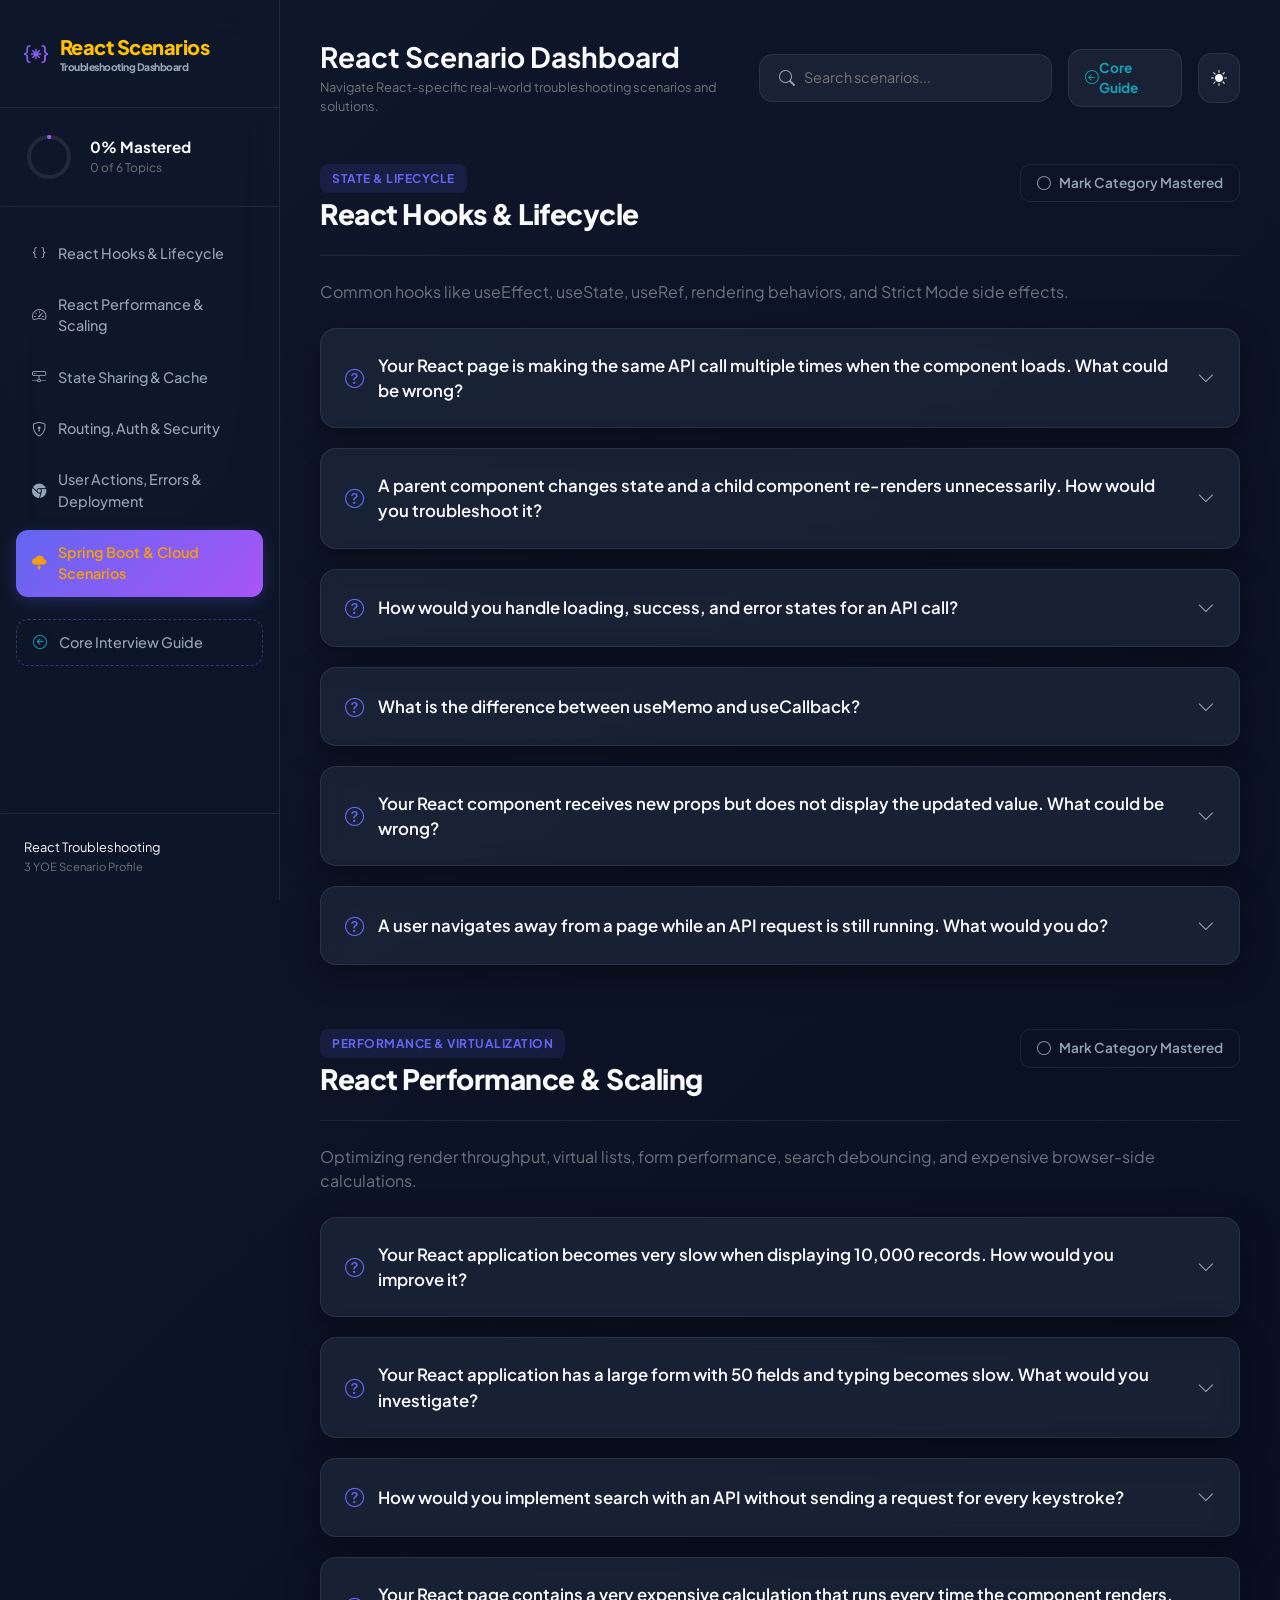
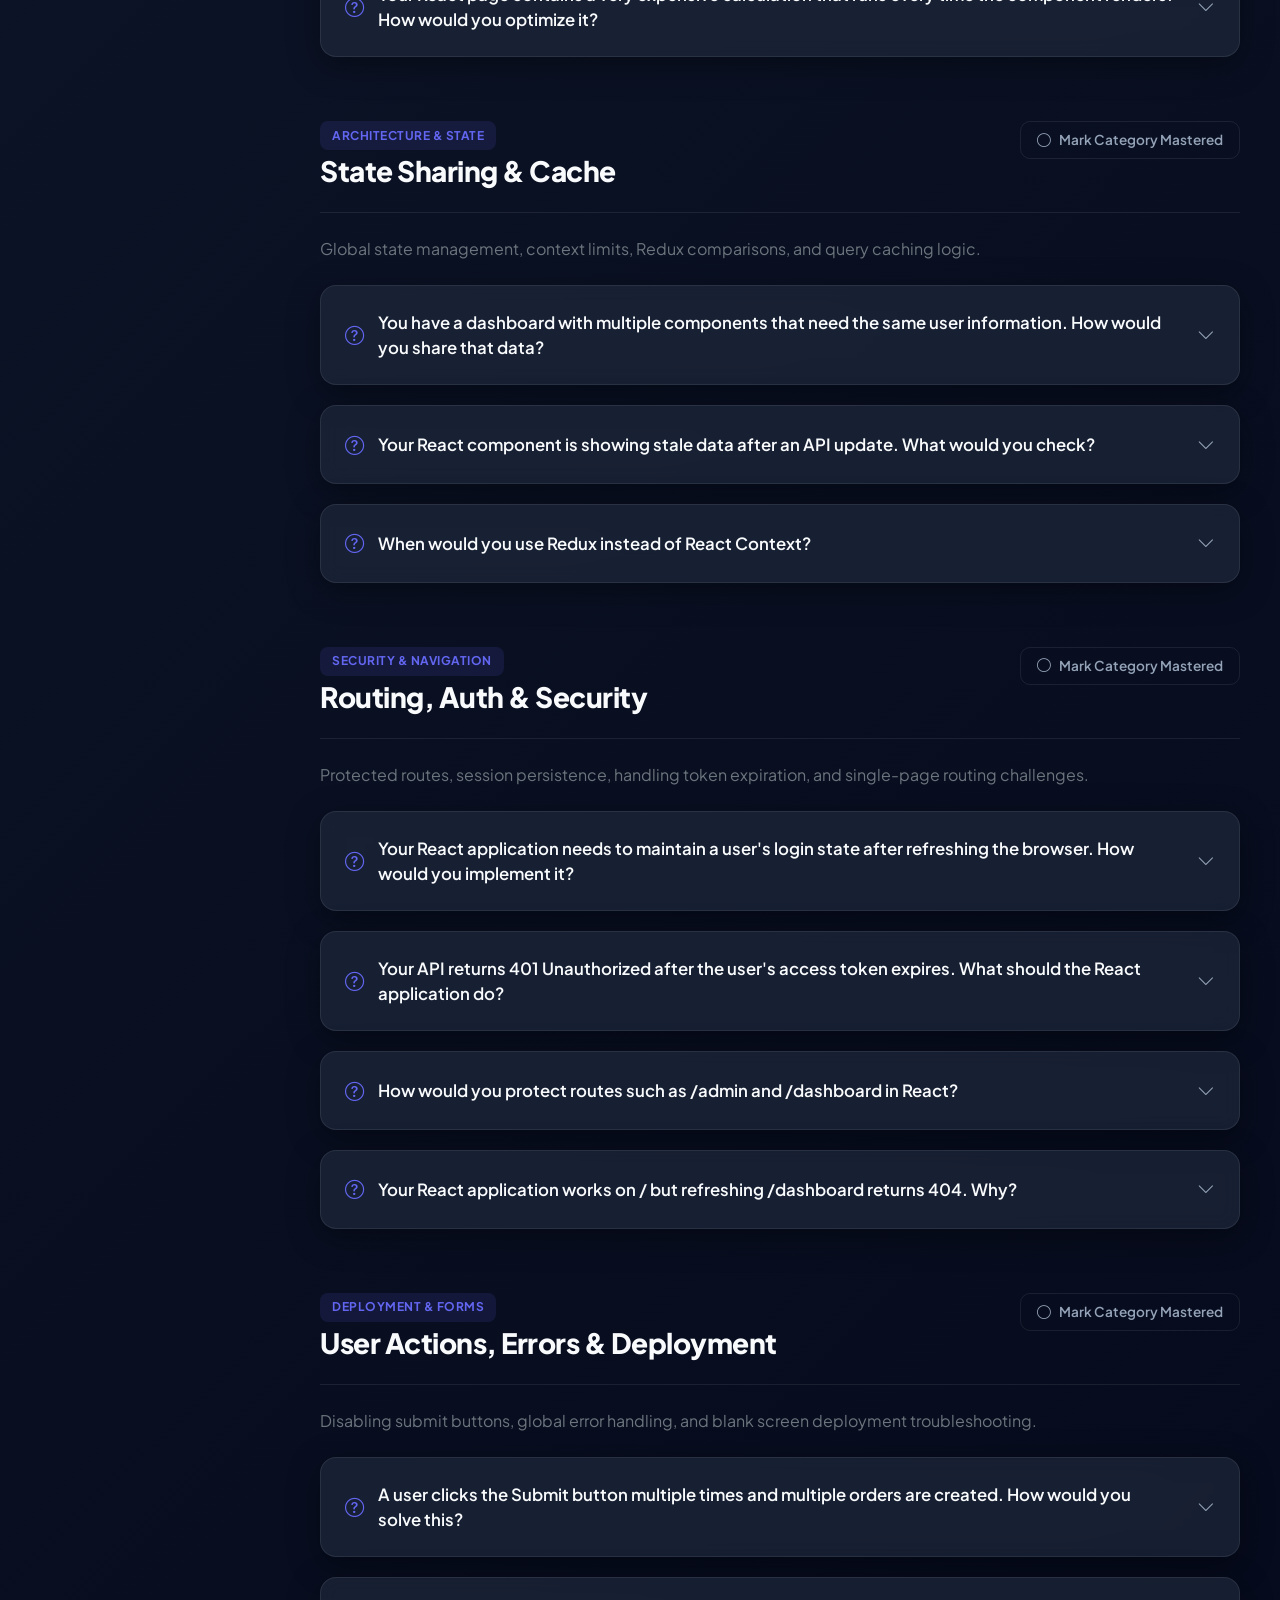
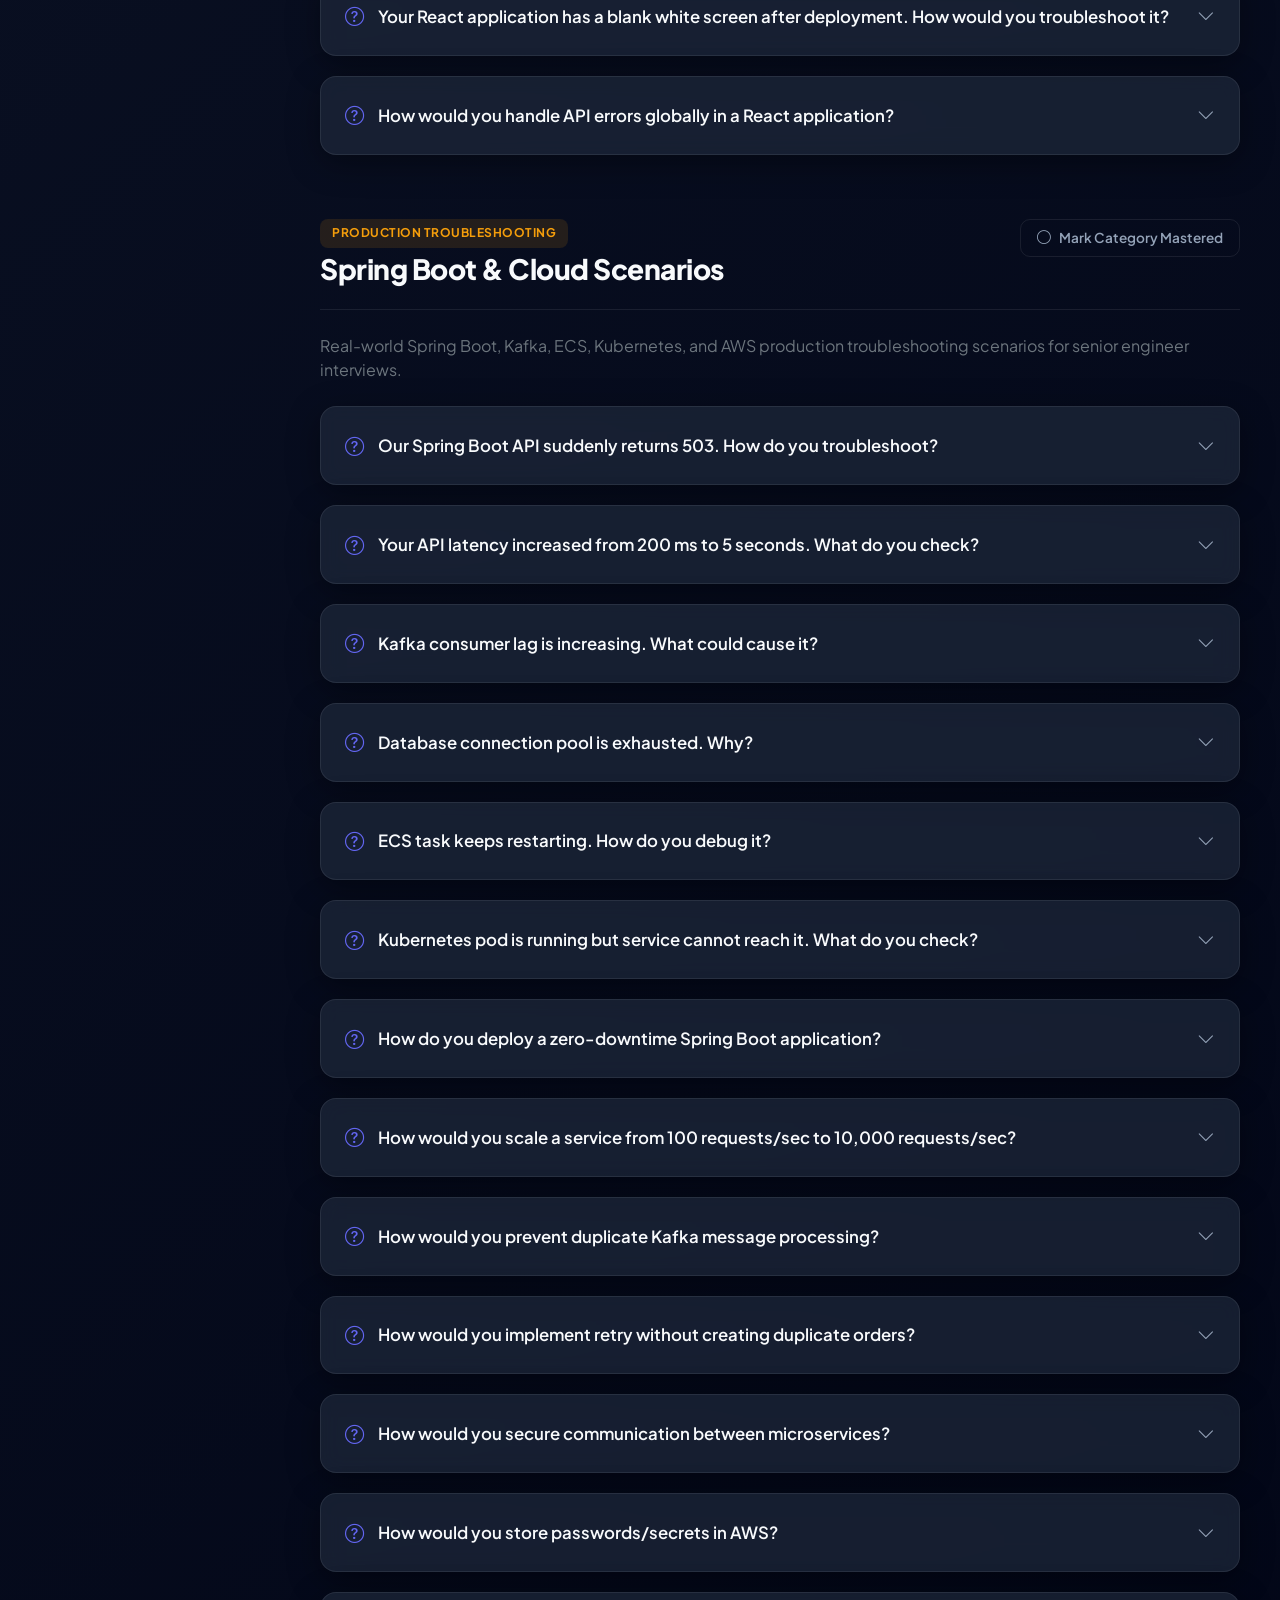
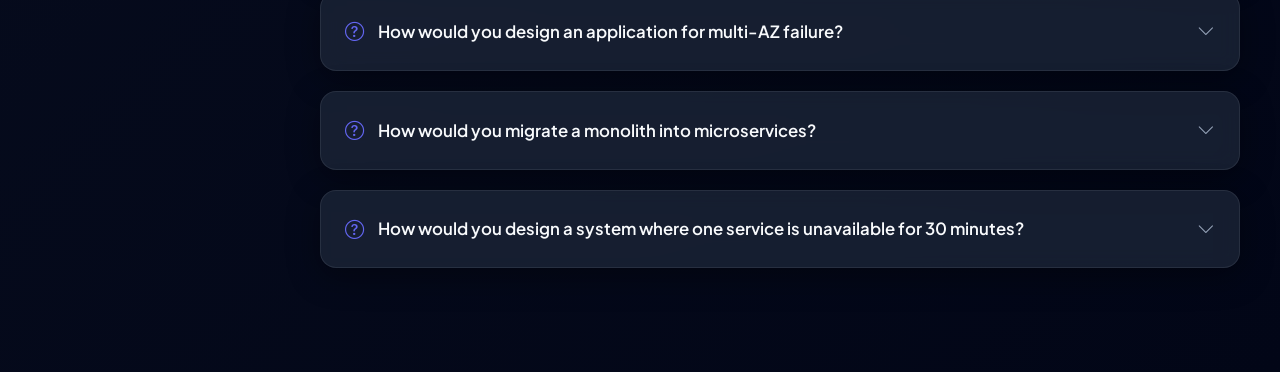
<file: react_scenarios.html>
<!DOCTYPE html>
<html lang="en" data-bs-theme="dark">
<head>
    <meta charset="UTF-8">
    <meta name="viewport" content="width=device-width, initial-scale=1.0">
    <title>React Troubleshooting Scenarios - Interview Prep</title>
    
    <!-- CSS Dependencies -->
    <link href="https://stackpath.bootstrapcdn.com/bootstrap/4.5.2/css/bootstrap.min.css" rel="stylesheet">
    <link href="https://cdn.jsdelivr.net/npm/bootstrap-icons@1.10.5/font/bootstrap-icons.css" rel="stylesheet">
    <link href="https://fonts.googleapis.com/css2?family=Plus+Jakarta+Sans:wght@300;400;500;600;700;800&display=swap" rel="stylesheet">
    
    <style>
        :root {
            --bg-gradient-start: #0f172a;
            --bg-gradient-end: #020617;
            --sidebar-bg: rgba(15, 23, 42, 0.85);
            --card-bg: rgba(30, 41, 59, 0.7);
            --border-color: rgba(255, 255, 255, 0.08);
            --text-primary: #f8fafc;
            --text-secondary: #94a3b8;
            --accent-primary: #6366f1;
            --accent-secondary: #a855f7;
            --accent-green: #10b981;
            --accent-blue: #0ea5e9;
            --sidebar-width: 280px;
            --transition-speed: 0.25s;
            --glass-shadow: 0 8px 32px 0 rgba(0, 0, 0, 0.37);
            --text-warning-accent: #f59e0b;
            --text-info-accent: #38bdf8;
        }

        [data-bs-theme="light"] {
            --bg-gradient-start: #f8fafc;
            --bg-gradient-end: #f1f5f9;
            --sidebar-bg: rgba(255, 255, 255, 0.85);
            --card-bg: rgba(255, 255, 255, 0.7);
            --border-color: rgba(0, 0, 0, 0.06);
            --text-primary: #0f172a;
            --text-secondary: #64748b;
            --accent-primary: #4f46e5;
            --accent-secondary: #9333ea;
            --accent-green: #059669;
            --accent-blue: #0284c7;
            --glass-shadow: 0 8px 32px 0 rgba(31, 38, 135, 0.07);
        }

        body {
            font-family: 'Plus Jakarta Sans', sans-serif;
            background: linear-gradient(135deg, var(--bg-gradient-start), var(--bg-gradient-end));
            color: var(--text-primary);
            min-height: 100vh;
            overflow-x: hidden;
        }

        .app-container {
            display: flex;
            position: relative;
        }

        /* SIDEBAR */
        .sidebar {
            width: var(--sidebar-width);
            height: 100vh;
            position: fixed;
            left: 0;
            top: 0;
            background: var(--sidebar-bg);
            backdrop-filter: blur(20px);
            border-right: 1px solid var(--border-color);
            display: flex;
            flex-direction: column;
            z-index: 1030;
            transition: all var(--transition-speed) ease;
        }

        .sidebar-brand {
            padding: 2rem 1.5rem;
            display: flex;
            align-items: center;
            gap: 0.75rem;
            font-weight: 800;
            font-size: 1.25rem;
            letter-spacing: -0.5px;
            color: var(--text-primary);
            border-bottom: 1px solid var(--border-color);
        }

        .sidebar-brand i {
            background: linear-gradient(135deg, var(--accent-primary), var(--accent-secondary));
            -webkit-background-clip: text;
            -webkit-text-fill-color: transparent;
            font-size: 1.5rem;
        }

        .sidebar-progress {
            padding: 1.5rem;
            border-bottom: 1px solid var(--border-color);
        }

        .nav-topics {
            flex-grow: 1;
            overflow-y: auto;
            padding: 1.5rem 1rem;
            display: flex;
            flex-direction: column;
            gap: 0.35rem;
        }

        .nav-topic-link {
            display: flex;
            align-items: center;
            gap: 0.75rem;
            padding: 0.75rem 1rem;
            color: var(--text-secondary);
            text-decoration: none;
            border-radius: 12px;
            font-weight: 500;
            font-size: 0.9rem;
            transition: all 0.2s ease;
        }

        .nav-topic-link:hover {
            color: var(--text-primary);
            background: rgba(255, 255, 255, 0.04);
            transform: translateX(4px);
            text-decoration: none;
        }

        [data-bs-theme="light"] .nav-topic-link:hover {
            background: rgba(0, 0, 0, 0.02);
        }

        .nav-topic-link.active {
            color: #fff !important;
            background: linear-gradient(135deg, var(--accent-primary), var(--accent-secondary));
            box-shadow: 0 4px 15px rgba(99, 102, 241, 0.25);
        }

        .sidebar-footer {
            padding: 1.5rem;
            border-top: 1px solid var(--border-color);
            font-size: 0.8rem;
        }

        /* MAIN CONTENT */
        .main-content {
            margin-left: var(--sidebar-width);
            flex-grow: 1;
            padding: 2.5rem;
            min-height: 100vh;
            transition: all var(--transition-speed) ease;
        }

        .content-header {
            display: flex;
            justify-content: space-between;
            align-items: center;
            margin-bottom: 3rem;
            gap: 2rem;
        }

        .toolbar {
            display: flex;
            align-items: center;
            gap: 1rem;
        }

        .search-container {
            position: relative;
            width: 320px;
        }

        .search-icon {
            position: absolute;
            left: 1.25rem;
            top: 50%;
            transform: translateY(-50%);
            color: var(--text-secondary);
            pointer-events: none;
        }

        .search-input {
            width: 100%;
            padding: 0.75rem 1.25rem 0.75rem 2.75rem;
            background: var(--card-bg);
            border: 1px solid var(--border-color);
            border-radius: 14px;
            color: var(--text-primary);
            font-size: 0.9rem;
            transition: all 0.2s ease;
        }

        .search-input:focus {
            outline: none;
            border-color: var(--accent-primary);
            box-shadow: 0 0 0 3px rgba(99, 102, 241, 0.15);
        }

        .btn-glass {
            background: var(--card-bg);
            border: 1px solid var(--border-color);
            color: var(--text-primary);
            padding: 0.75rem;
            border-radius: 14px;
            cursor: pointer;
            display: flex;
            align-items: center;
            justify-content: center;
            transition: all 0.2s ease;
        }

        .btn-glass:hover {
            background: rgba(255, 255, 255, 0.05);
            border-color: rgba(255, 255, 255, 0.15);
            transform: translateY(-2px);
            color: var(--text-primary);
        }

        /* SECTIONS & CARDS */
        .topic-section {
            margin-bottom: 4rem;
            scroll-margin-top: 100px;
        }

        .topic-header {
            display: flex;
            justify-content: space-between;
            align-items: flex-start;
            margin-bottom: 1.5rem;
            border-bottom: 1px solid var(--border-color);
            padding-bottom: 1rem;
        }

        .topic-title {
            font-size: 1.75rem;
            font-weight: 800;
            letter-spacing: -0.5px;
            margin-top: 0.25rem;
        }

        .topic-badge {
            display: inline-block;
            padding: 0.35rem 0.75rem;
            background: rgba(99, 102, 241, 0.12);
            color: var(--accent-primary);
            border-radius: 8px;
            font-size: 0.75rem;
            font-weight: 700;
            text-transform: uppercase;
            letter-spacing: 0.5px;
        }

        [data-bs-theme="light"] .topic-badge {
            background: rgba(99, 102, 241, 0.08);
        }

        .topic-checklist-btn {
            background: transparent;
            border: 1px solid var(--border-color);
            color: var(--text-secondary);
            padding: 0.5rem 1rem;
            border-radius: 10px;
            font-size: 0.85rem;
            font-weight: 600;
            cursor: pointer;
            display: flex;
            align-items: center;
            gap: 0.5rem;
            transition: all 0.2s ease;
        }

        .topic-checklist-btn:hover {
            border-color: var(--accent-green);
            color: var(--accent-green);
        }

        .topic-checklist-btn.mastered {
            background: rgba(16, 185, 129, 0.1);
            border-color: var(--accent-green) !important;
            color: var(--accent-green) !important;
        }

        .qa-card {
            background: var(--card-bg);
            border: 1px solid var(--border-color);
            border-radius: 16px;
            margin-bottom: 1.25rem;
            box-shadow: var(--glass-shadow);
            backdrop-filter: blur(10px);
            overflow: hidden;
            transition: all 0.3s cubic-bezier(0.4, 0, 0.2, 1);
        }

        .qa-card:hover {
            transform: translateY(-2px);
            border-color: rgba(255, 255, 255, 0.15);
            box-shadow: 0 12px 40px 0 rgba(0, 0, 0, 0.45);
        }

        [data-bs-theme="light"] .qa-card:hover {
            box-shadow: 0 12px 40px 0 rgba(31, 38, 135, 0.08);
            border-color: rgba(0, 0, 0, 0.1);
        }

        .qa-header {
            padding: 1.5rem;
            display: flex;
            justify-content: space-between;
            align-items: center;
            cursor: pointer;
            gap: 1.5rem;
        }

        .qa-question {
            font-size: 1.05rem;
            font-weight: 600;
            margin: 0;
            line-height: 1.5;
            display: flex;
            align-items: center;
            gap: 0.85rem;
        }

        .qa-question i {
            color: var(--accent-primary);
            font-size: 1.2rem;
            flex-shrink: 0;
        }

        .qa-toggle-icon {
            font-size: 1.1rem;
            color: var(--text-secondary);
            transition: transform 0.3s ease;
        }

        .qa-body {
            max-height: 0;
            overflow: hidden;
            transition: max-height 0.3s ease-out;
        }

        .qa-card.open .qa-body {
            max-height: 2000px;
            transition: max-height 0.5s ease-in;
        }

        .qa-card.open .qa-toggle-icon {
            transform: rotate(-180deg);
        }

        .qa-content-wrapper {
            padding: 0 1.5rem 1.5rem 1.5rem;
            border-top: 1px solid var(--border-color);
            padding-top: 1.5rem;
        }

        .qa-content-wrapper p {
            line-height: 1.7;
            color: var(--text-secondary);
            margin-bottom: 1rem;
            font-size: 0.95rem;
        }

        mark {
            background: rgba(245, 158, 11, 0.25);
            color: var(--text-warning-accent);
            padding: 0.1rem 0.3rem;
            border-radius: 4px;
        }

        /* PROGRESS RING */
        .progress-circle-container {
            display: flex;
            align-items: center;
            gap: 1rem;
        }

        .progress-svg {
            width: 50px;
            height: 50px;
            transform: rotate(-90deg);
        }

        .progress-circle-bg {
            fill: none;
            stroke: var(--border-color);
            stroke-width: 4;
        }

        .progress-circle-bar {
            fill: none;
            stroke: url(#progressGradient);
            stroke-width: 4;
            stroke-dasharray: 126;
            stroke-dashoffset: 126;
            transition: stroke-dashoffset 0.35s;
            stroke-linecap: round;
        }

        /* RESPONSIVE */
        @media (max-width: 991.98px) {
            .sidebar {
                transform: translateX(-100%);
            }
            .sidebar.active {
                transform: translateX(0);
            }
            .main-content {
                margin-left: 0;
                padding: 1.5rem;
            }
            .content-header {
                flex-direction: column;
                align-items: flex-start;
                gap: 1.5rem;
            }
            .search-container {
                width: 100%;
            }
        }
    </style>
</head>
<body>
    <div class="app-container">
        <!-- SIDEBAR -->
        <aside class="sidebar" id="sidebar">
            <div class="sidebar-brand">
                <i class="bi bi-braces-asterisk text-warning"></i>
                <div>
                    <span class="font-weight-extrabold text-warning">React Scenarios</span>
                    <div style="font-size: 0.65rem; color: var(--text-secondary); margin-top: -3px;">Troubleshooting Dashboard</div>
                </div>
            </div>
            
            <div class="sidebar-progress">
                <div class="progress-circle-container">
                    <svg class="progress-svg">
                        <defs>
                            <linearGradient id="progressGradient" x1="0%" y1="0%" x2="100%" y2="100%">
                                <stop offset="0%" stop-color="var(--accent-primary)" />
                                <stop offset="100%" stop-color="var(--accent-secondary)" />
                            </linearGradient>
                        </defs>
                        <circle class="progress-circle-bg" cx="25" cy="25" r="20" />
                        <circle class="progress-circle-bar" id="progressBar" cx="25" cy="25" r="20" />
                    </svg>
                    <div>
                        <div class="font-weight-bold" style="font-size: 0.95rem;"><span id="progressPercent">0</span>% Mastered</div>
                        <div class="text-secondary" style="font-size: 0.75rem;"><span id="masteredCount">0</span> of 6 Topics</div>
                    </div>
                </div>
            </div>

            <nav class="nav-topics">
                <a href="#react-hooks-state" class="nav-topic-link" data-target="react-hooks-state"><i class="bi bi-braces"></i><span>React Hooks & Lifecycle</span></a>
                <a href="#react-performance" class="nav-topic-link" data-target="react-performance"><i class="bi bi-speedometer2"></i><span>React Performance & Scaling</span></a>
                <a href="#react-architecture" class="nav-topic-link" data-target="react-architecture"><i class="bi bi-hdd-network"></i><span>State Sharing & Cache</span></a>
                <a href="#react-routing-security" class="nav-topic-link" data-target="react-routing-security"><i class="bi bi-shield-lock"></i><span>Routing, Auth & Security</span></a>
                <a href="#react-ux-forms" class="nav-topic-link" data-target="react-ux-forms"><i class="bi bi-browser-chrome"></i><span>User Actions, Errors & Deployment</span></a>
                <a href="#springboot-cloud-scenarios" class="nav-topic-link" data-target="springboot-cloud-scenarios"><i class="bi bi-cloud-lightning-fill" style="color:#f59e0b;"></i><span style="color:#f59e0b;font-weight:600;">Spring Boot & Cloud Scenarios</span></a>
                <a href="interview.html" class="nav-topic-link" style="border: 1px dashed rgba(99, 102, 241, 0.4); margin-top: 1rem;"><i class="bi bi-arrow-left-circle text-info"></i><span>Core Interview Guide</span></a>
            </nav>

            <div class="sidebar-footer">
                <p class="mb-0">React Troubleshooting</p>
                <span class="text-secondary" style="font-size: 0.7rem;">3 YOE Scenario Profile</span>
            </div>
        </aside>

        <!-- MAIN CONTENT -->
        <main class="main-content">
            <header class="content-header">
                <div>
                    <h1 class="h3 font-weight-bold mb-1">React Scenario Dashboard</h1>
                    <p class="text-secondary small mb-0">Navigate React-specific real-world troubleshooting scenarios and solutions.</p>
                </div>
                
                <div class="toolbar">
                    <div class="search-container">
                        <i class="bi bi-search search-icon"></i>
                        <input type="text" class="search-input" placeholder="Search scenarios..." id="searchInput">
                    </div>
                    
                    <a href="interview.html" class="btn-glass text-decoration-none d-flex align-items-center gap-2 px-3 py-2 text-info font-weight-bold" style="font-size: 0.85rem;" title="Go back to Core Guide">
                        <i class="bi bi-arrow-left-circle"></i>
                        <span>Core Guide</span>
                    </a>
                    
                    <button class="btn-glass" id="themeToggle" title="Toggle Theme">
                        <i class="bi bi-sun-fill" id="themeIcon"></i>
                    </button>
                </div>
            </header>

            <div id="sectionsContainer">
            <!-- SECTION: React Hooks & Lifecycle -->
            <section id="react-hooks-state" class="topic-section">
                <div class="topic-header">
                    <div class="topic-title-wrapper">
                        <span class="topic-badge">State & Lifecycle</span>
                        <h2 class="topic-title">React Hooks & Lifecycle</h2>
                    </div>
                    <button class="topic-checklist-btn" data-topic="react-hooks-state"><i class="bi bi-circle"></i><span>Mark Category Mastered</span></button>
                </div>
                <div class="topic-content">
                    <p class="text-secondary mb-4">Common hooks like useEffect, useState, useRef, rendering behaviors, and Strict Mode side effects.</p>
                    <div class="qa-card" id="q-react-multiple-calls">
                        <div class="qa-header">
                            <h3 class="qa-question"><i class="bi bi-question-circle"></i><span>Your React page is making the same API call multiple times when the component loads. What could be wrong?</span></h3>
                            <i class="bi bi-chevron-down qa-toggle-icon"></i>
                        </div>
                        <div class="qa-body">
                            <div class="qa-content-wrapper">
                                <p>Usually I would first check the useEffect dependency array. If useEffect does not have the correct dependency array, it can execute more often than expected. I would also check whether React Strict Mode is enabled in development, because React can intentionally run certain lifecycle logic twice in development to identify side effects. I would make sure the API call is inside useEffect with the appropriate dependencies and that the effect has proper cleanup when necessary.</p>
                            </div>
                        </div>
                    </div>
                    <div class="qa-card" id="q-react-unnecessary-rerender">
                        <div class="qa-header">
                            <h3 class="qa-question"><i class="bi bi-question-circle"></i><span>A parent component changes state and a child component re-renders unnecessarily. How would you troubleshoot it?</span></h3>
                            <i class="bi bi-chevron-down qa-toggle-icon"></i>
                        </div>
                        <div class="qa-body">
                            <div class="qa-content-wrapper">
                                <p>I would use React DevTools Profiler to determine why the child is rendering. If the child receives objects, arrays, or functions created during every parent render, their references change even if their values are the same. I could use React.memo for the child and useMemo or useCallback for expensive values or callbacks when appropriate. I would avoid blindly using memoization everywhere because it also introduces complexity.</p>
                            </div>
                        </div>
                    </div>
                    <div class="qa-card" id="q-react-hook-states">
                        <div class="qa-header">
                            <h3 class="qa-question"><i class="bi bi-question-circle"></i><span>How would you handle loading, success, and error states for an API call?</span></h3>
                            <i class="bi bi-chevron-down qa-toggle-icon"></i>
                        </div>
                        <div class="qa-body">
                            <div class="qa-content-wrapper">
                                <p>I would explicitly model the request state instead of relying on a single boolean. For example, the UI should be able to distinguish between initial loading, successful data retrieval, empty results, and an error. With a server-state library, much of this state management is already provided. For a simple application, I could manage it using React state and useEffect.</p>
                            </div>
                        </div>
                    </div>
                    <div class="qa-card" id="q-react-memo-vs-callback">
                        <div class="qa-header">
                            <h3 class="qa-question"><i class="bi bi-question-circle"></i><span>What is the difference between useMemo and useCallback?</span></h3>
                            <i class="bi bi-chevron-down qa-toggle-icon"></i>
                        </div>
                        <div class="qa-body">
                            <div class="qa-content-wrapper">
                                <p>useMemo memoizes the result of a calculation, while useCallback memoizes the function reference itself. For example, I might use useMemo when calculating an expensive filtered dataset and useCallback when passing a callback to a memoized child component. I would use them based on an actual performance problem rather than automatically adding them everywhere.</p>
                            </div>
                        </div>
                    </div>
                    <div class="qa-card" id="q-react-props-not-updating">
                        <div class="qa-header">
                            <h3 class="qa-question"><i class="bi bi-question-circle"></i><span>Your React component receives new props but does not display the updated value. What could be wrong?</span></h3>
                            <i class="bi bi-chevron-down qa-toggle-icon"></i>
                        </div>
                        <div class="qa-body">
                            <div class="qa-content-wrapper">
                                <p>I would check whether the component is incorrectly memoized, whether the parent is mutating an object instead of creating a new reference, and whether the component has copied props into local state and that state has become stale. React relies heavily on state and prop references, so directly mutating objects or arrays can prevent expected updates.</p>
                            </div>
                        </div>
                    </div>
                    <div class="qa-card" id="q-react-unmount-cleanup">
                        <div class="qa-header">
                            <h3 class="qa-question"><i class="bi bi-question-circle"></i><span>A user navigates away from a page while an API request is still running. What would you do?</span></h3>
                            <i class="bi bi-chevron-down qa-toggle-icon"></i>
                        </div>
                        <div class="qa-body">
                            <div class="qa-content-wrapper">
                                <p>I would clean up the request when the component unmounts. With the Fetch API, I could use AbortController to cancel the request. This prevents unnecessary work and helps avoid updating state after the component is no longer relevant.</p>
                            </div>
                        </div>
                    </div>
                </div>
            </section>
            <!-- SECTION: React Performance & Scaling -->
            <section id="react-performance" class="topic-section">
                <div class="topic-header">
                    <div class="topic-title-wrapper">
                        <span class="topic-badge">Performance & Virtualization</span>
                        <h2 class="topic-title">React Performance & Scaling</h2>
                    </div>
                    <button class="topic-checklist-btn" data-topic="react-performance"><i class="bi bi-circle"></i><span>Mark Category Mastered</span></button>
                </div>
                <div class="topic-content">
                    <p class="text-secondary mb-4">Optimizing render throughput, virtual lists, form performance, search debouncing, and expensive browser-side calculations.</p>
                    <div class="qa-card" id="q-react-ten-thousand-records">
                        <div class="qa-header">
                            <h3 class="qa-question"><i class="bi bi-question-circle"></i><span>Your React application becomes very slow when displaying 10,000 records. How would you improve it?</span></h3>
                            <i class="bi bi-chevron-down qa-toggle-icon"></i>
                        </div>
                        <div class="qa-body">
                            <div class="qa-content-wrapper">
                                <p>I would first determine whether the problem is rendering, API response time, or data processing. On the React side, I would avoid rendering all 10,000 records at once and use pagination or list virtualization. I could use techniques such as React.memo, useMemo, and useCallback where they actually reduce unnecessary work. I would also make sure the backend supports pagination rather than returning the entire dataset to the browser.</p>
                            </div>
                        </div>
                    </div>
                    <div class="qa-card" id="q-react-slow-large-form">
                        <div class="qa-header">
                            <h3 class="qa-question"><i class="bi bi-question-circle"></i><span>Your React application has a large form with 50 fields and typing becomes slow. What would you investigate?</span></h3>
                            <i class="bi bi-chevron-down qa-toggle-icon"></i>
                        </div>
                        <div class="qa-body">
                            <div class="qa-content-wrapper">
                                <p>I would profile the component first. If every keystroke causes the entire form to re-render, I would break the form into smaller components and reduce unnecessary rendering. I might use a form library such as React Hook Form that can minimize unnecessary updates. I would also check whether expensive validation, calculations, or API calls are happening on every keystroke.</p>
                            </div>
                        </div>
                    </div>
                    <div class="qa-card" id="q-react-debounced-search">
                        <div class="qa-header">
                            <h3 class="qa-question"><i class="bi bi-question-circle"></i><span>How would you implement search with an API without sending a request for every keystroke?</span></h3>
                            <i class="bi bi-chevron-down qa-toggle-icon"></i>
                        </div>
                        <div class="qa-body">
                            <div class="qa-content-wrapper">
                                <p>I would implement debouncing. For example, if the user types customer, I would wait for a short period after the last keystroke before making the API call. I would also cancel or ignore outdated requests so that a slower response for an older search does not overwrite the newer search results.</p>
                            </div>
                        </div>
                    </div>
                    <div class="qa-card" id="q-react-expensive-calculation">
                        <div class="qa-header">
                            <h3 class="qa-question"><i class="bi bi-question-circle"></i><span>Your React page contains a very expensive calculation that runs every time the component renders. How would you optimize it?</span></h3>
                            <i class="bi bi-chevron-down qa-toggle-icon"></i>
                        </div>
                        <div class="qa-body">
                            <div class="qa-content-wrapper">
                                <p>I would first profile the application to verify that the calculation is actually causing the performance problem. If it is expensive and its inputs do not change frequently, I could use useMemo to memoize the result. I would also consider moving the calculation to the backend if the operation is large or unnecessary for the browser.</p>
                            </div>
                        </div>
                    </div>
                </div>
            </section>
            <!-- SECTION: State Sharing & Cache -->
            <section id="react-architecture" class="topic-section">
                <div class="topic-header">
                    <div class="topic-title-wrapper">
                        <span class="topic-badge">Architecture & State</span>
                        <h2 class="topic-title">State Sharing & Cache</h2>
                    </div>
                    <button class="topic-checklist-btn" data-topic="react-architecture"><i class="bi bi-circle"></i><span>Mark Category Mastered</span></button>
                </div>
                <div class="topic-content">
                    <p class="text-secondary mb-4">Global state management, context limits, Redux comparisons, and query caching logic.</p>
                    <div class="qa-card" id="q-react-share-user-info">
                        <div class="qa-header">
                            <h3 class="qa-question"><i class="bi bi-question-circle"></i><span>You have a dashboard with multiple components that need the same user information. How would you share that data?</span></h3>
                            <i class="bi bi-chevron-down qa-toggle-icon"></i>
                        </div>
                        <div class="qa-body">
                            <div class="qa-content-wrapper">
                                <p>For application-wide state such as authenticated user information, I could use React Context or a state-management solution such as Redux Toolkit. If the data comes from an API, I would also consider a server-state library such as TanStack Query rather than putting all server data into Redux. The important point is to separate global client state from server/cache state.</p>
                            </div>
                        </div>
                    </div>
                    <div class="qa-card" id="q-react-stale-data">
                        <div class="qa-header">
                            <h3 class="qa-question"><i class="bi bi-question-circle"></i><span>Your React component is showing stale data after an API update. What would you check?</span></h3>
                            <i class="bi bi-chevron-down qa-toggle-icon"></i>
                        </div>
                        <div class="qa-body">
                            <div class="qa-content-wrapper">
                                <p>I would first determine whether the backend actually returned the updated data. Then I would check the React state update and whether I am mutating an existing state object instead of creating a new one. If the application uses a caching library, I would also check whether the relevant query/cache was invalidated or updated after the mutation.</p>
                            </div>
                        </div>
                    </div>
                    <div class="qa-card" id="q-react-redux-vs-context">
                        <div class="qa-header">
                            <h3 class="qa-question"><i class="bi bi-question-circle"></i><span>When would you use Redux instead of React Context?</span></h3>
                            <i class="bi bi-chevron-down qa-toggle-icon"></i>
                        </div>
                        <div class="qa-body">
                            <div class="qa-content-wrapper">
                                <p>I would use Context for relatively simple global values such as theme, authentication information, or configuration. For a large application with complex client-side state, many independent state updates, middleware requirements, or extensive debugging requirements, Redux Toolkit can provide a more structured approach. I would not automatically use Redux for every application because Context can be sufficient for simpler requirements.</p>
                            </div>
                        </div>
                    </div>
                </div>
            </section>
            <!-- SECTION: Routing, Auth & Security -->
            <section id="react-routing-security" class="topic-section">
                <div class="topic-header">
                    <div class="topic-title-wrapper">
                        <span class="topic-badge">Security & Navigation</span>
                        <h2 class="topic-title">Routing, Auth & Security</h2>
                    </div>
                    <button class="topic-checklist-btn" data-topic="react-routing-security"><i class="bi bi-circle"></i><span>Mark Category Mastered</span></button>
                </div>
                <div class="topic-content">
                    <p class="text-secondary mb-4">Protected routes, session persistence, handling token expiration, and single-page routing challenges.</p>
                    <div class="qa-card" id="q-react-login-persistence">
                        <div class="qa-header">
                            <h3 class="qa-question"><i class="bi bi-question-circle"></i><span>Your React application needs to maintain a user's login state after refreshing the browser. How would you implement it?</span></h3>
                            <i class="bi bi-chevron-down qa-toggle-icon"></i>
                        </div>
                        <div class="qa-body">
                            <div class="qa-content-wrapper">
                                <p>I would keep the authentication state in a central authentication mechanism and persist the appropriate session information so that a browser refresh does not completely lose the user's authenticated state. In a typical enterprise application, I would prefer secure, HTTP-only cookies for session or refresh-token handling rather than storing sensitive tokens in localStorage, because JavaScript-accessible storage increases the impact of XSS. On application startup, the frontend can call a backend endpoint to determine whether the session is still valid and then populate the authentication state.</p>
                            </div>
                        </div>
                    </div>
                    <div class="qa-card" id="q-react-expired-token-handling">
                        <div class="qa-header">
                            <h3 class="qa-question"><i class="bi bi-question-circle"></i><span>Your API returns 401 Unauthorized after the user's access token expires. What should the React application do?</span></h3>
                            <i class="bi bi-chevron-down qa-toggle-icon"></i>
                        </div>
                        <div class="qa-body">
                            <div class="qa-content-wrapper">
                                <p>I would intercept the API response, determine whether the access token has expired, and attempt to obtain a new access token using the appropriate refresh mechanism. If the refresh succeeds, I would retry the original request. If the refresh fails, I would clear the authentication state and redirect the user to the login page. I would also prevent multiple simultaneous API requests from triggering multiple refresh operations.</p>
                            </div>
                        </div>
                    </div>
                    <div class="qa-card" id="q-react-route-protection">
                        <div class="qa-header">
                            <h3 class="qa-question"><i class="bi bi-question-circle"></i><span>How would you protect routes such as /admin and /dashboard in React?</span></h3>
                            <i class="bi bi-chevron-down qa-toggle-icon"></i>
                        </div>
                        <div class="qa-body">
                            <div class="qa-content-wrapper">
                                <p>I would create a protected route or authorization wrapper that checks the user's authentication and authorization state before rendering the protected component. Authentication should ultimately be enforced by the backend as well. React route protection is primarily a user-experience and navigation mechanism; it should never be considered the actual security boundary.</p>
                            </div>
                        </div>
                    </div>
                    <div class="qa-card" id="q-react-dashboard-refresh-404">
                        <div class="qa-header">
                            <h3 class="qa-question"><i class="bi bi-question-circle"></i><span>Your React application works on / but refreshing /dashboard returns 404. Why?</span></h3>
                            <i class="bi bi-chevron-down qa-toggle-icon"></i>
                        </div>
                        <div class="qa-body">
                            <div class="qa-content-wrapper">
                                <p>This commonly happens with client-side routing. React Router handles /dashboard inside the browser, but when the browser directly requests /dashboard, the web server may look for a physical /dashboard file or directory and return 404. I would configure the server to redirect unknown frontend routes to index.html so that React Router can handle the route.</p>
                            </div>
                        </div>
                    </div>
                </div>
            </section>
            <!-- SECTION: User Actions, Errors & Deployment -->
            <section id="react-ux-forms" class="topic-section">
                <div class="topic-header">
                    <div class="topic-title-wrapper">
                        <span class="topic-badge">Deployment & Forms</span>
                        <h2 class="topic-title">User Actions, Errors & Deployment</h2>
                    </div>
                    <button class="topic-checklist-btn" data-topic="react-ux-forms"><i class="bi bi-circle"></i><span>Mark Category Mastered</span></button>
                </div>
                <div class="topic-content">
                    <p class="text-secondary mb-4">Disabling submit buttons, global error handling, and blank screen deployment troubleshooting.</p>
                    <div class="qa-card" id="q-react-double-submit">
                        <div class="qa-header">
                            <h3 class="qa-question"><i class="bi bi-question-circle"></i><span>A user clicks the Submit button multiple times and multiple orders are created. How would you solve this?</span></h3>
                            <i class="bi bi-chevron-down qa-toggle-icon"></i>
                        </div>
                        <div class="qa-body">
                            <div class="qa-content-wrapper">
                                <p>On the frontend, I would disable the button while the request is being processed and show a loading state. However, I would not rely only on React for this because a user can still send duplicate requests through other mechanisms. The backend should implement idempotency using an idempotency key or another unique business identifier so that repeated requests do not create duplicate orders.</p>
                            </div>
                        </div>
                    </div>
                    <div class="qa-card" id="q-react-white-screen-trouble">
                        <div class="qa-header">
                            <h3 class="qa-question"><i class="bi bi-question-circle"></i><span>Your React application has a blank white screen after deployment. How would you troubleshoot it?</span></h3>
                            <i class="bi bi-chevron-down qa-toggle-icon"></i>
                        </div>
                        <div class="qa-body">
                            <div class="qa-content-wrapper">
                                <p>I would first open the browser developer console and check for JavaScript errors. Then I would inspect the Network tab for failed JavaScript bundles, incorrect paths, API failures, CORS errors, or environment configuration problems. I would also verify the production build and routing configuration. If the application is deployed behind a web server, I would check whether SPA fallback routing is configured correctly.</p>
                            </div>
                        </div>
                    </div>
                    <div class="qa-card" id="q-react-global-api-errors">
                        <div class="qa-header">
                            <h3 class="qa-question"><i class="bi bi-question-circle"></i><span>How would you handle API errors globally in a React application?</span></h3>
                            <i class="bi bi-chevron-down qa-toggle-icon"></i>
                        </div>
                        <div class="qa-body">
                            <div class="qa-content-wrapper">
                                <p>I would centralize API communication instead of putting duplicated error-handling logic in every component. For example, with Axios I could configure interceptors to handle common responses such as 401, while individual components handle business-specific errors. I would also provide a consistent user-facing error mechanism such as toast notifications or an error boundary where appropriate.</p>
                            </div>
                        </div>
                    </div>
                </div>
            </section>

            <!-- SECTION: Spring Boot & Cloud Scenarios -->
            <section id="springboot-cloud-scenarios" class="topic-section">
                <div class="topic-header">
                    <div class="topic-title-wrapper">
                        <span class="topic-badge" style="background:rgba(245,158,11,0.12);color:#f59e0b;">Production Troubleshooting</span>
                        <h2 class="topic-title">Spring Boot &amp; Cloud Scenarios</h2>
                    </div>
                    <button class="topic-checklist-btn" data-topic="springboot-cloud-scenarios"><i class="bi bi-circle"></i><span>Mark Category Mastered</span></button>
                </div>
                <div class="topic-content">
                    <p class="text-secondary mb-4">Real-world Spring Boot, Kafka, ECS, Kubernetes, and AWS production troubleshooting scenarios for senior engineer interviews.</p>

                    <div class="qa-card" id="q-sb-503">
                        <div class="qa-header">
                            <h3 class="qa-question"><i class="bi bi-question-circle"></i><span>Our Spring Boot API suddenly returns 503. How do you troubleshoot?</span></h3>
                            <i class="bi bi-chevron-down qa-toggle-icon"></i>
                        </div>
                        <div class="qa-body"><div class="qa-content-wrapper">
                            <p>First, I would identify where the 503 is coming from—whether it is the application, load balancer, API Gateway, or another infrastructure component. I would check the ALB target health, ECS or Kubernetes task/pod status, application logs, and Spring Boot health endpoints such as /actuator/health. Then I would check CPU, memory, database connectivity, and downstream services. I would also look for any recent deployment or configuration changes. If the issue started immediately after a deployment, I would roll back first to restore the service and then investigate the root cause.</p>
                        </div></div>
                    </div>

                    <div class="qa-card" id="q-sb-latency">
                        <div class="qa-header">
                            <h3 class="qa-question"><i class="bi bi-question-circle"></i><span>Your API latency increased from 200 ms to 5 seconds. What do you check?</span></h3>
                            <i class="bi bi-chevron-down qa-toggle-icon"></i>
                        </div>
                        <div class="qa-body"><div class="qa-content-wrapper">
                            <p>I would first use application metrics and distributed tracing to determine where the additional four or five seconds are being spent. I would check database query performance, connection pool usage, external API calls, Kafka operations, CPU, memory, garbage collection, thread pool exhaustion, and network latency. I would also compare the current deployment with the previous version to see whether there was a recent code or configuration change. For example, if tracing shows that the application itself takes only 100 milliseconds but a database query takes 3.8 seconds, then I would focus on the database rather than simply increasing the number of application instances.</p>
                        </div></div>
                    </div>

                    <div class="qa-card" id="q-sb-kafka-lag">
                        <div class="qa-header">
                            <h3 class="qa-question"><i class="bi bi-question-circle"></i><span>Kafka consumer lag is increasing. What could cause it?</span></h3>
                            <i class="bi bi-chevron-down qa-toggle-icon"></i>
                        </div>
                        <div class="qa-body"><div class="qa-content-wrapper">
                            <p>Consumer lag generally means that producers are producing messages faster than consumers can process them. I would first check the producer rate, consumer processing rate, number of partitions, number of active consumers, and lag per partition. Then I would check whether the consumer is spending too much time processing messages, waiting on a database or external API, retrying failed messages, or experiencing frequent rebalancing or garbage collection pauses. If the application has enough partitions, I could increase the number of consumer instances to increase parallelism. I would also optimize the consumer processing logic or move expensive operations to asynchronous processing if necessary.</p>
                        </div></div>
                    </div>

                    <div class="qa-card" id="q-sb-db-pool">
                        <div class="qa-header">
                            <h3 class="qa-question"><i class="bi bi-question-circle"></i><span>Database connection pool is exhausted. Why?</span></h3>
                            <i class="bi bi-chevron-down qa-toggle-icon"></i>
                        </div>
                        <div class="qa-body"><div class="qa-content-wrapper">
                            <p>A connection pool becomes exhausted when all available database connections are being used and new requests have to wait for a connection. I would check whether there are slow queries, long-running transactions, connection leaks, or an increase in application traffic. I would also look at the HikariCP metrics to understand the number of active, idle, and waiting connections. I wouldn't simply increase the connection pool size because that could overload the database. I would first identify why connections are being held for too long and optimize the queries or transaction boundaries.</p>
                        </div></div>
                    </div>

                    <div class="qa-card" id="q-sb-ecs-restart">
                        <div class="qa-header">
                            <h3 class="qa-question"><i class="bi bi-question-circle"></i><span>ECS task keeps restarting. How do you debug it?</span></h3>
                            <i class="bi bi-chevron-down qa-toggle-icon"></i>
                        </div>
                        <div class="qa-body"><div class="qa-content-wrapper">
                            <p>I would first look at the ECS service events and the stopped-task reason to understand why the task is being terminated. Then I would check the container exit code, CloudWatch logs, CPU and memory usage, health-check configuration, load balancer target health, environment variables, secrets, IAM permissions, and the container image. Common causes are application startup failures, out-of-memory errors, failed health checks, incorrect ports, missing configuration, or permission issues. If the application starts successfully but ECS keeps replacing it, I would pay particular attention to the health-check configuration and whether the application is actually ready to receive traffic.</p>
                        </div></div>
                    </div>

                    <div class="qa-card" id="q-sb-k8s-pod">
                        <div class="qa-header">
                            <h3 class="qa-question"><i class="bi bi-question-circle"></i><span>Kubernetes pod is running but service cannot reach it. What do you check?</span></h3>
                            <i class="bi bi-chevron-down qa-toggle-icon"></i>
                        </div>
                        <div class="qa-body"><div class="qa-content-wrapper">
                            <p>I would trace the request path from the Kubernetes Service to the pod. First, I would verify that the pod is actually ready and that its readiness probe is passing. Then I would check the Service selector and make sure it matches the labels on the pod. I would also verify the Service targetPort matches the container port and check the Service endpoints or EndpointSlices to make sure the Service actually has healthy pods behind it. After that, I would investigate NetworkPolicies, DNS, Ingress configuration, and namespace issues. A common problem is that the pod is running but the Service selector doesn't match the pod labels, so the Service has no endpoints.</p>
                        </div></div>
                    </div>

                    <div class="qa-card" id="q-sb-zero-downtime">
                        <div class="qa-header">
                            <h3 class="qa-question"><i class="bi bi-question-circle"></i><span>How do you deploy a zero-downtime Spring Boot application?</span></h3>
                            <i class="bi bi-chevron-down qa-toggle-icon"></i>
                        </div>
                        <div class="qa-body"><div class="qa-content-wrapper">
                            <p>I would deploy multiple instances of the Spring Boot application behind a load balancer and use a rolling deployment strategy. New instances would start while the old instances are still serving traffic, and the load balancer would only send traffic to instances that pass their health and readiness checks. Once the new instances are healthy, traffic would gradually move to them and the old instances would be terminated gracefully. I would also make sure database changes are backward compatible because during a deployment, old and new versions of the application may temporarily run at the same time. In Kubernetes, I would use readiness probes and a RollingUpdate strategy with appropriate maxUnavailable and maxSurge settings.</p>
                        </div></div>
                    </div>

                    <div class="qa-card" id="q-sb-scale-10k">
                        <div class="qa-header">
                            <h3 class="qa-question"><i class="bi bi-question-circle"></i><span>How would you scale a service from 100 requests/sec to 10,000 requests/sec?</span></h3>
                            <i class="bi bi-chevron-down qa-toggle-icon"></i>
                        </div>
                        <div class="qa-body"><div class="qa-content-wrapper">
                            <p>I wouldn't immediately start adding servers. First, I would identify the bottleneck by looking at application latency, CPU, memory, database performance, connection pools, external service latency, and Kafka throughput. I would make the application stateless and use horizontal scaling through ECS or Kubernetes autoscaling. For frequently accessed data, I would introduce Redis caching, and for expensive operations that don't need to happen synchronously, I would use Kafka or SQS to process them asynchronously. I would also optimize database queries, add appropriate indexes, and consider read replicas if database reads become the bottleneck. Finally, I would perform load testing and monitor P95 and P99 latency, error rate, throughput, CPU, database connections, and Kafka lag.</p>
                        </div></div>
                    </div>

                    <div class="qa-card" id="q-sb-kafka-dedup">
                        <div class="qa-header">
                            <h3 class="qa-question"><i class="bi bi-question-circle"></i><span>How would you prevent duplicate Kafka message processing?</span></h3>
                            <i class="bi bi-chevron-down qa-toggle-icon"></i>
                        </div>
                        <div class="qa-body"><div class="qa-content-wrapper">
                            <p>Kafka consumers can process the same message more than once, so I would design the consumer to be idempotent. For example, each message could contain a unique event ID, and before processing the event I could check whether that event has already been processed. I could store the event ID in a database table with a unique constraint and skip the processing if it already exists. This way, even if Kafka redelivers the message after a consumer failure, the business operation won't happen twice. I would generally prefer idempotency rather than relying on exactly-once behavior across Kafka and an external database.</p>
                        </div></div>
                    </div>

                    <div class="qa-card" id="q-sb-retry-idempotency">
                        <div class="qa-header">
                            <h3 class="qa-question"><i class="bi bi-question-circle"></i><span>How would you implement retry without creating duplicate orders?</span></h3>
                            <i class="bi bi-chevron-down qa-toggle-icon"></i>
                        </div>
                        <div class="qa-body"><div class="qa-content-wrapper">
                            <p>I would use an idempotency key for the order creation request. For example, the client could send an Idempotency-Key with the request, and I would store that key with the created order in the database with a unique constraint. If the client retries because of a timeout, the application can recognize that the same request was already processed and return the existing order instead of creating another one. For temporary failures, I could use Resilience4j with limited retries and exponential backoff, but I would only retry transient errors. I would not retry validation or business errors because retrying those would not solve the problem.</p>
                        </div></div>
                    </div>

                    <div class="qa-card" id="q-sb-secure-microservices">
                        <div class="qa-header">
                            <h3 class="qa-question"><i class="bi bi-question-circle"></i><span>How would you secure communication between microservices?</span></h3>
                            <i class="bi bi-chevron-down qa-toggle-icon"></i>
                        </div>
                        <div class="qa-body"><div class="qa-content-wrapper">
                            <p>I would secure service-to-service communication using authentication, authorization, and encryption. For authentication, I could use OAuth2 or JWT-based service credentials, while TLS would encrypt the communication between services. For highly sensitive environments, I could also use mutual TLS so that both services verify each other's identity. I would apply authorization to make sure a service can only access the APIs and resources it actually needs. At the infrastructure level, I would keep services in private networks where possible and use security groups and network policies to restrict unnecessary communication.</p>
                        </div></div>
                    </div>

                    <div class="qa-card" id="q-sb-secrets-aws">
                        <div class="qa-header">
                            <h3 class="qa-question"><i class="bi bi-question-circle"></i><span>How would you store passwords/secrets in AWS?</span></h3>
                            <i class="bi bi-chevron-down qa-toggle-icon"></i>
                        </div>
                        <div class="qa-body"><div class="qa-content-wrapper">
                            <p>I would use AWS Secrets Manager for sensitive information such as database passwords, API keys, and OAuth credentials. The Spring Boot application would access the secret using an IAM role rather than storing credentials directly in the source code or configuration file. I would follow least-privilege access so that the application can only retrieve the secrets it actually needs. For less-sensitive configuration, AWS Systems Manager Parameter Store could also be used. I would never commit passwords or API keys to Git or hardcode them in the Docker image.</p>
                        </div></div>
                    </div>

                    <div class="qa-card" id="q-sb-multi-az">
                        <div class="qa-header">
                            <h3 class="qa-question"><i class="bi bi-question-circle"></i><span>How would you design an application for multi-AZ failure?</span></h3>
                            <i class="bi bi-chevron-down qa-toggle-icon"></i>
                        </div>
                        <div class="qa-body"><div class="qa-content-wrapper">
                            <p>I would make the application and its major dependencies available across multiple Availability Zones. For example, I could deploy ECS tasks or Kubernetes pods across at least two or three AZs behind an Application Load Balancer. If one AZ becomes unavailable, the load balancer can route traffic to healthy instances in another AZ. The database should also use a Multi-AZ configuration, and services such as Kafka should have replicas distributed across AZs. I would also use autoscaling and health checks so that unhealthy instances are automatically replaced. Finally, I would actually test failure scenarios rather than assuming the architecture is resilient.</p>
                        </div></div>
                    </div>

                    <div class="qa-card" id="q-sb-monolith">
                        <div class="qa-header">
                            <h3 class="qa-question"><i class="bi bi-question-circle"></i><span>How would you migrate a monolith into microservices?</span></h3>
                            <i class="bi bi-chevron-down qa-toggle-icon"></i>
                        </div>
                        <div class="qa-body"><div class="qa-content-wrapper">
                            <p>I would avoid rewriting the entire monolith at once because that creates significant risk. Instead, I would use the Strangler Fig approach, where I gradually extract individual business capabilities from the monolith into independent services. I would first identify clear business boundaries, such as customer, order, payment, or notification, and start with a relatively isolated and low-risk component. I would expose the new service through an API or event-based communication and gradually move traffic from the monolith to the new service. Over time, I would continue extracting additional services while maintaining backward compatibility and observability. I would also be careful about shared databases because simply creating multiple services while keeping tightly coupled database access doesn't provide the full benefits of microservices.</p>
                        </div></div>
                    </div>

                    <div class="qa-card" id="q-sb-unavailable-service">
                        <div class="qa-header">
                            <h3 class="qa-question"><i class="bi bi-question-circle"></i><span>How would you design a system where one service is unavailable for 30 minutes?</span></h3>
                            <i class="bi bi-chevron-down qa-toggle-icon"></i>
                        </div>
                        <div class="qa-body"><div class="qa-content-wrapper">
                            <p>I would design the system so that the unavailable service doesn't bring down the entire application. If the operation doesn't fundamentally require that service to complete, I would use asynchronous messaging with Kafka or SQS. For example, when an order is created, the Order Service can save the order and publish a notification event to Kafka. If the Notification Service is unavailable for 30 minutes, the event remains in Kafka and can be processed when the service comes back online. I would also use timeouts, circuit breakers, retries with exponential backoff, dead-letter queues, and idempotent consumers. The key principle is to avoid creating a synchronous dependency on a service when the business operation can continue without it.</p>
                        </div></div>
                    </div>

                </div>
            </section>
            </div>
        </main>
    </div>

    <!-- JS Scripts -->
    <script>
        const state = {
            masteredCategories: new Set(),
            theme: 'dark'
        };

        const themeToggle = document.getElementById('themeToggle');
        const themeIcon = document.getElementById('themeIcon');
        const htmlEl = document.documentElement;

        function setTheme(theme) {
            state.theme = theme;
            htmlEl.setAttribute('data-bs-theme', theme);
            localStorage.setItem('theme', theme);
            
            if (theme === 'light') {
                themeIcon.className = 'bi bi-moon-stars-fill';
            } else {
                themeIcon.className = 'bi bi-sun-fill';
            }
        }

        themeToggle.addEventListener('click', () => {
            setTheme(state.theme === 'dark' ? 'light' : 'dark');
        });

        const savedTheme = localStorage.getItem('theme') || 'dark';
        setTheme(savedTheme);

        // Sidebar activation and scrolling
        const sidebarLinks = document.querySelectorAll('.nav-topic-link[data-target]');
        const sections = document.querySelectorAll('.topic-section');

        function highlightNav() {
            let scrollPosition = window.scrollY + 150;
            
            sections.forEach(section => {
                const sectionTop = section.offsetTop;
                const sectionHeight = section.offsetHeight;
                const sectionId = section.getAttribute('id');
                
                if (scrollPosition >= sectionTop && scrollPosition < sectionTop + sectionHeight) {
                    sidebarLinks.forEach(link => {
                        link.classList.remove('active');
                        if (link.getAttribute('data-target') === sectionId) {
                            link.classList.add('active');
                        }
                    });
                }
            });
        }

        window.addEventListener('scroll', highlightNav);
        highlightNav();

        // Topic mastering and progress circle
        const progressBar = document.getElementById('progressBar');
        const progressPercent = document.getElementById('progressPercent');
        const masteredCount = document.getElementById('masteredCount');
        const totalTopics = 5;

        function updateProgress() {
            const mastered = state.masteredCategories.size;
            masteredCount.innerText = mastered;
            
            const percent = Math.round((mastered / totalTopics) * 100);
            progressPercent.innerText = percent;
            
            const circumference = 2 * Math.PI * 20; // 125.66
            const offset = circumference - (percent / 100) * circumference;
            progressBar.style.strokeDashoffset = offset;
        }

        document.querySelectorAll('.topic-checklist-btn').forEach(btn => {
            const topicId = btn.getAttribute('data-topic');
            
            // Load status from local storage
            if (localStorage.getItem('mastery-react-' + topicId) === 'true') {
                state.masteredCategories.add(topicId);
                btn.classList.add('mastered');
                btn.innerHTML = '<i class="bi bi-check-circle-fill"></i><span>Category Mastered</span>';
            }

            btn.addEventListener('click', (e) => {
                e.stopPropagation();
                if (state.masteredCategories.has(topicId)) {
                    state.masteredCategories.delete(topicId);
                    btn.classList.remove('mastered');
                    btn.innerHTML = '<i class="bi bi-circle"></i><span>Mark Category Mastered</span>';
                    localStorage.setItem('mastery-react-' + topicId, 'false');
                } else {
                    state.masteredCategories.add(topicId);
                    btn.classList.add('mastered');
                    btn.innerHTML = '<i class="bi bi-check-circle-fill"></i><span>Category Mastered</span>';
                    localStorage.setItem('mastery-react-' + topicId, 'true');
                }
                updateProgress();
            });
        });
        updateProgress();

        // Cards Collapsible
        document.querySelectorAll('.qa-header').forEach(header => {
            header.addEventListener('click', () => {
                const card = header.parentElement;
                card.classList.toggle('open');
            });
        });

        // Search filtering and highlighting
        const searchInput = document.getElementById('searchInput');
        searchInput.addEventListener('input', (e) => {
            const query = e.target.value.toLowerCase().trim();
            
            sections.forEach(section => {
                let sectionHasMatches = false;
                const cardsInSection = section.querySelectorAll('.qa-card');
                
                cardsInSection.forEach(card => {
                    const qSpan = card.querySelector('.qa-question span');
                    const pEl = card.querySelector('.qa-content-wrapper p');
                    
                    const questionText = qSpan.innerText;
                    const answerText = pEl.innerText;
                    
                    const qLower = questionText.toLowerCase();
                    const aLower = answerText.toLowerCase();
                    
                    if (qLower.includes(query) || aLower.includes(query)) {
                        card.style.display = 'block';
                        if (query !== '') {
                            card.classList.add('open');
                        }
                        sectionHasMatches = true;
                        
                        highlightHTML(qSpan, questionText, query);
                        highlightHTML(pEl, answerText, query);
                    } else {
                        card.style.display = 'none';
                        card.classList.remove('open');
                    }
                });

                if (sectionHasMatches) {
                    section.style.display = 'block';
                } else {
                    section.style.display = 'none';
                }
            });
        });

        function highlightHTML(element, originalText, query) {
            if (query === '') {
                element.innerHTML = originalText;
                return;
            }
            const regex = new RegExp(`(${escapeRegExp(query)})`, 'gi');
            element.innerHTML = originalText.replace(regex, '<mark>$1</mark>');
        }

        function escapeRegExp(string) {
            return string.replace(/[.*+?^${}()|[\]\\]/g, '\\$&');
        }
    </script>
</body>
</html>
</file>
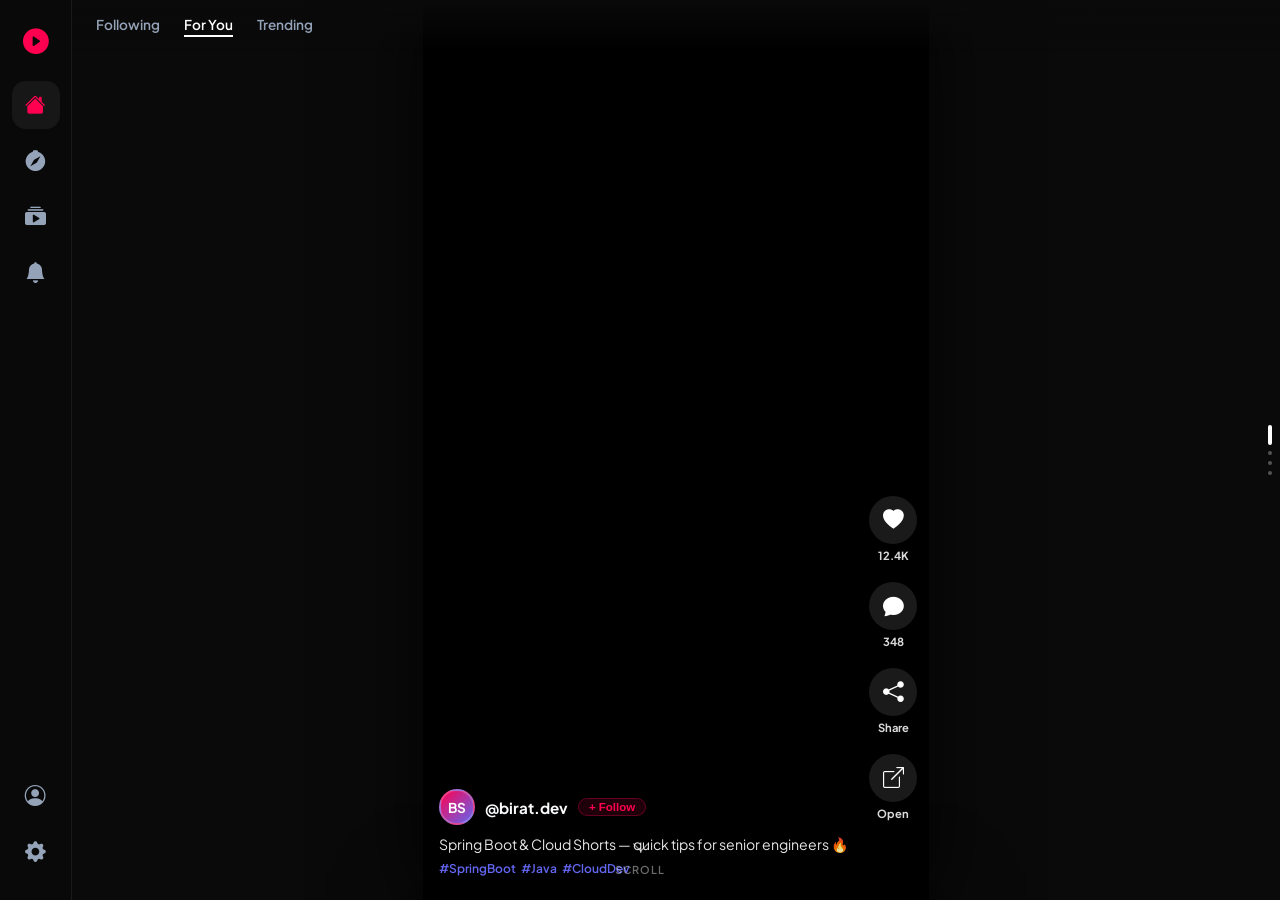
<file: shorts.html>
<!DOCTYPE html>
<html lang="en">
<head>
    <meta charset="UTF-8">
    <meta name="viewport" content="width=device-width, initial-scale=1.0">
    <title>Shorts Feed</title>
    <link href="https://fonts.googleapis.com/css2?family=Plus+Jakarta+Sans:wght@300;400;500;600;700;800&display=swap" rel="stylesheet">
    <link href="https://cdn.jsdelivr.net/npm/bootstrap-icons@1.11.3/font/bootstrap-icons.css" rel="stylesheet">
    <style>
        *, *::before, *::after { box-sizing: border-box; margin: 0; padding: 0; }
        :root {
            --bg: #0a0a0a; --card-bg: #111; --accent: #ff0050; --accent2: #6366f1;
            --text: #f8fafc; --muted: #94a3b8; --glass: rgba(255,255,255,0.06);
            --sidebar-w: 72px;
        }
        html, body { height: 100%; background: var(--bg); color: var(--text); font-family: 'Plus Jakarta Sans', sans-serif; overflow: hidden; }
        .app { display: flex; height: 100vh; }

        /* SIDEBAR */
        .left-nav { width: var(--sidebar-w); height: 100vh; background: rgba(10,10,10,0.95); border-right: 1px solid rgba(255,255,255,0.07); display: flex; flex-direction: column; align-items: center; padding: 1.5rem 0; gap: 0.5rem; z-index: 50; flex-shrink: 0; }
        .nav-logo { font-size: 1.6rem; color: var(--accent); margin-bottom: 1rem; }
        .nav-btn { width: 48px; height: 48px; border-radius: 14px; border: none; background: transparent; color: var(--muted); font-size: 1.3rem; cursor: pointer; display: flex; align-items: center; justify-content: center; transition: all 0.2s; position: relative; }
        .nav-btn:hover, .nav-btn.active { background: var(--glass); color: var(--text); }
        .nav-btn.active { color: var(--accent); }
        .nav-btn span.label { position: absolute; left: 58px; background: rgba(20,20,20,0.95); color: var(--text); font-size: 0.72rem; font-weight: 600; padding: 4px 10px; border-radius: 8px; white-space: nowrap; opacity: 0; pointer-events: none; transition: opacity 0.18s; border: 1px solid rgba(255,255,255,0.1); }
        .nav-btn:hover span.label { opacity: 1; }

        /* FEED */
        .feed { flex: 1; overflow-y: scroll; scroll-snap-type: y mandatory; scrollbar-width: none; height: 100vh; }
        .feed::-webkit-scrollbar { display: none; }

        /* SLIDE */
        .slide { scroll-snap-align: start; height: 100vh; display: flex; align-items: center; justify-content: center; position: relative; background: var(--bg); }
        .video-wrapper { position: relative; height: 100vh; aspect-ratio: 9/16; background: #000; overflow: hidden; box-shadow: 0 0 80px rgba(0,0,0,0.8); }
        .video-wrapper iframe { width: 100%; height: 100%; border: none; display: block; }
        .slide-overlay-top { position: absolute; top: 0; left: 0; right: 0; height: 120px; background: linear-gradient(to bottom, rgba(0,0,0,0.6), transparent); pointer-events: none; z-index: 5; }
        .slide-overlay-bottom { position: absolute; bottom: 0; left: 0; right: 0; height: 200px; background: linear-gradient(to top, rgba(0,0,0,0.85), transparent); pointer-events: none; z-index: 5; }

        /* VIDEO INFO */
        .video-info { position: absolute; bottom: 24px; left: 16px; right: 80px; z-index: 10; pointer-events: none; }
        .video-user { display: flex; align-items: center; gap: 10px; margin-bottom: 10px; }
        .avatar { width: 36px; height: 36px; border-radius: 50%; background: linear-gradient(135deg, var(--accent), var(--accent2)); display: flex; align-items: center; justify-content: center; font-weight: 700; font-size: 0.85rem; flex-shrink: 0; border: 2px solid rgba(255,255,255,0.2); }
        .username { font-weight: 700; font-size: 0.95rem; }
        .follow-btn { font-size: 0.72rem; font-weight: 700; color: var(--accent); background: rgba(255,0,80,0.12); border: 1px solid rgba(255,0,80,0.3); border-radius: 20px; padding: 2px 10px; pointer-events: all; cursor: pointer; transition: background 0.2s; }
        .follow-btn:hover { background: rgba(255,0,80,0.25); }
        .video-title { font-size: 0.88rem; line-height: 1.4; color: rgba(255,255,255,0.9); }
        .video-tags { margin-top: 6px; display: flex; flex-wrap: wrap; gap: 5px; }
        .tag { font-size: 0.75rem; color: var(--accent2); font-weight: 600; }

        /* ACTION BAR */
        .action-bar { position: absolute; right: 12px; bottom: 80px; z-index: 10; display: flex; flex-direction: column; align-items: center; gap: 20px; }
        .action-item { display: flex; flex-direction: column; align-items: center; gap: 4px; }
        .action-btn { width: 48px; height: 48px; border-radius: 50%; border: none; background: rgba(255,255,255,0.1); backdrop-filter: blur(10px); color: #fff; font-size: 1.3rem; cursor: pointer; display: flex; align-items: center; justify-content: center; transition: all 0.2s; }
        .action-btn:hover { transform: scale(1.1); background: rgba(255,255,255,0.18); }
        .action-btn.liked { color: var(--accent); animation: pop 0.3s ease; }
        .action-count { font-size: 0.7rem; font-weight: 700; color: rgba(255,255,255,0.85); }
        @keyframes pop { 0%{transform:scale(1)} 50%{transform:scale(1.35)} 100%{transform:scale(1)} }

        /* TOP BAR */
        .top-bar { position: fixed; top: 0; left: var(--sidebar-w); right: 0; height: 52px; display: flex; align-items: center; padding: 0 1.5rem; background: linear-gradient(to bottom, rgba(10,10,10,0.9), transparent); z-index: 40; pointer-events: none; }
        .top-tabs { display: flex; gap: 24px; pointer-events: all; }
        .tab { font-size: 0.85rem; font-weight: 600; color: var(--muted); cursor: pointer; padding-bottom: 2px; border-bottom: 2px solid transparent; transition: all 0.2s; }
        .tab.active { color: #fff; border-bottom-color: #fff; }

        /* SCROLL HINT */
        .scroll-hint { position: fixed; bottom: 24px; left: 50%; transform: translateX(-50%); display: flex; flex-direction: column; align-items: center; gap: 4px; opacity: 0.6; animation: bounce 1.5s infinite; z-index: 50; pointer-events: none; transition: opacity 0.5s; }
        .scroll-hint i { font-size: 1.2rem; color: #fff; }
        .scroll-hint span { font-size: 0.68rem; color: rgba(255,255,255,0.7); font-weight: 600; letter-spacing: 1px; }
        @keyframes bounce { 0%,100%{transform:translateX(-50%) translateY(0)} 50%{transform:translateX(-50%) translateY(-6px)} }

        /* PROGRESS DOTS */
        .progress-dots { position: fixed; right: 8px; top: 50%; transform: translateY(-50%); display: flex; flex-direction: column; gap: 6px; z-index: 50; }
        .dot { width: 4px; height: 4px; border-radius: 10px; background: rgba(255,255,255,0.3); transition: all 0.3s ease; cursor: pointer; }
        .dot.active { background: #fff; height: 20px; }

        @media (max-width: 600px) {
            :root { --sidebar-w: 0px; }
            .left-nav { display: none; }
            .top-bar { left: 0; }
            .video-wrapper { aspect-ratio: unset; width: 100%; }
        }
    </style>
</head>
<body>
<div class="app">
    <nav class="left-nav">
        <div class="nav-logo"><i class="bi bi-play-circle-fill"></i></div>
        <button class="nav-btn active"><i class="bi bi-house-fill"></i><span class="label">Home</span></button>
        <button class="nav-btn"><i class="bi bi-compass-fill"></i><span class="label">Explore</span></button>
        <button class="nav-btn"><i class="bi bi-collection-play-fill"></i><span class="label">Shorts</span></button>
        <button class="nav-btn"><i class="bi bi-bell-fill"></i><span class="label">Notifications</span></button>
        <div style="flex:1"></div>
        <button class="nav-btn"><i class="bi bi-person-circle"></i><span class="label">Profile</span></button>
        <button class="nav-btn"><i class="bi bi-gear-fill"></i><span class="label">Settings</span></button>
    </nav>

    <div class="top-bar">
        <div class="top-tabs">
            <span class="tab">Following</span>
            <span class="tab active">For You</span>
            <span class="tab">Trending</span>
        </div>
    </div>

    <div class="feed" id="feed">
        <!-- SLIDE 1 -->
        <div class="slide" data-index="0">
            <div class="video-wrapper">
                <div class="slide-overlay-top"></div>
                <iframe src="https://www.youtube.com/embed/tWPNLrEBNl8?autoplay=1&mute=1&loop=1&playlist=tWPNLrEBNl8&controls=0&rel=0&modestbranding=1&playsinline=1" allow="autoplay; fullscreen; picture-in-picture"></iframe>
                <div class="slide-overlay-bottom"></div>
                <div class="video-info">
                    <div class="video-user">
                        <div class="avatar">BS</div>
                        <span class="username">@birat.dev</span>
                        <button class="follow-btn">+ Follow</button>
                    </div>
                    <p class="video-title">Spring Boot & Cloud Shorts — quick tips for senior engineers 🔥</p>
                    <div class="video-tags">
                        <span class="tag">#SpringBoot</span>
                        <span class="tag">#Java</span>
                        <span class="tag">#CloudDev</span>
                    </div>
                </div>
                <div class="action-bar">
                    <div class="action-item">
                        <button class="action-btn" onclick="toggleLike(this)"><i class="bi bi-heart-fill"></i></button>
                        <span class="action-count">12.4K</span>
                    </div>
                    <div class="action-item">
                        <button class="action-btn"><i class="bi bi-chat-fill"></i></button>
                        <span class="action-count">348</span>
                    </div>
                    <div class="action-item">
                        <button class="action-btn"><i class="bi bi-share-fill"></i></button>
                        <span class="action-count">Share</span>
                    </div>
                    <div class="action-item">
                        <button class="action-btn" onclick="window.open('https://www.youtube.com/shorts/tWPNLrEBNl8','_blank')"><i class="bi bi-box-arrow-up-right"></i></button>
                        <span class="action-count">Open</span>
                    </div>
                </div>
            </div>
        </div>

        <!-- SLIDE 2 -->
        <div class="slide" data-index="1">
            <div class="video-wrapper">
                <div class="slide-overlay-top"></div>
                <iframe src="https://www.youtube.com/embed/y7jgFqa_yn0?autoplay=1&mute=1&loop=1&playlist=y7jgFqa_yn0&controls=0&rel=0&modestbranding=1&playsinline=1" allow="autoplay; fullscreen; picture-in-picture"></iframe>
                <div class="slide-overlay-bottom"></div>
                <div class="video-info">
                    <div class="video-user">
                        <div class="avatar">BS</div>
                        <span class="username">@birat.dev</span>
                        <button class="follow-btn">+ Follow</button>
                    </div>
                    <p class="video-title">Java & Spring Boot tips for your next interview 💡</p>
                    <div class="video-tags">
                        <span class="tag">#Java</span>
                        <span class="tag">#SpringBoot</span>
                        <span class="tag">#Interview</span>
                    </div>
                </div>
                <div class="action-bar">
                    <div class="action-item">
                        <button class="action-btn" onclick="toggleLike(this)"><i class="bi bi-heart-fill"></i></button>
                        <span class="action-count">8.1K</span>
                    </div>
                    <div class="action-item">
                        <button class="action-btn"><i class="bi bi-chat-fill"></i></button>
                        <span class="action-count">214</span>
                    </div>
                    <div class="action-item">
                        <button class="action-btn"><i class="bi bi-share-fill"></i></button>
                        <span class="action-count">Share</span>
                    </div>
                    <div class="action-item">
                        <button class="action-btn" onclick="window.open('https://www.youtube.com/shorts/y7jgFqa_yn0','_blank')"><i class="bi bi-box-arrow-up-right"></i></button>
                        <span class="action-count">Open</span>
                    </div>
                </div>
            </div>
        </div>

        <!-- SLIDE 3 -->
        <div class="slide" data-index="2">
            <div class="video-wrapper">
                <div class="slide-overlay-top"></div>
                <iframe src="https://www.youtube.com/embed/IGD0XlEcWTs?autoplay=1&mute=1&loop=1&playlist=IGD0XlEcWTs&controls=0&rel=0&modestbranding=1&playsinline=1" allow="autoplay; fullscreen; picture-in-picture"></iframe>
                <div class="slide-overlay-bottom"></div>
                <div class="video-info">
                    <div class="video-user">
                        <div class="avatar">BS</div>
                        <span class="username">@birat.dev</span>
                        <button class="follow-btn">+ Follow</button>
                    </div>
                    <p class="video-title">Microservices & Kafka — real-world scenarios explained 🚀</p>
                    <div class="video-tags">
                        <span class="tag">#Microservices</span>
                        <span class="tag">#Kafka</span>
                        <span class="tag">#Backend</span>
                    </div>
                </div>
                <div class="action-bar">
                    <div class="action-item">
                        <button class="action-btn" onclick="toggleLike(this)"><i class="bi bi-heart-fill"></i></button>
                        <span class="action-count">5.7K</span>
                    </div>
                    <div class="action-item">
                        <button class="action-btn"><i class="bi bi-chat-fill"></i></button>
                        <span class="action-count">189</span>
                    </div>
                    <div class="action-item">
                        <button class="action-btn"><i class="bi bi-share-fill"></i></button>
                        <span class="action-count">Share</span>
                    </div>
                    <div class="action-item">
                        <button class="action-btn" onclick="window.open('https://www.youtube.com/shorts/IGD0XlEcWTs','_blank')"><i class="bi bi-box-arrow-up-right"></i></button>
                        <span class="action-count">Open</span>
                    </div>
                </div>
            </div>
        </div>

        <!-- SLIDE 4 -->
        <div class="slide" data-index="3">
            <div class="video-wrapper">
                <div class="slide-overlay-top"></div>
                <iframe src="https://www.youtube.com/embed/ZzfkOxuPuL8?autoplay=1&mute=1&loop=1&playlist=ZzfkOxuPuL8&controls=0&rel=0&modestbranding=1&playsinline=1" allow="autoplay; fullscreen; picture-in-picture"></iframe>
                <div class="slide-overlay-bottom"></div>
                <div class="video-info">
                    <div class="video-user">
                        <div class="avatar">BS</div>
                        <span class="username">@birat.dev</span>
                        <button class="follow-btn">+ Follow</button>
                    </div>
                    <p class="video-title">AWS & Cloud deployment patterns every engineer should know ☁️</p>
                    <div class="video-tags">
                        <span class="tag">#AWS</span>
                        <span class="tag">#Cloud</span>
                        <span class="tag">#DevOps</span>
                    </div>
                </div>
                <div class="action-bar">
                    <div class="action-item">
                        <button class="action-btn" onclick="toggleLike(this)"><i class="bi bi-heart-fill"></i></button>
                        <span class="action-count">9.3K</span>
                    </div>
                    <div class="action-item">
                        <button class="action-btn"><i class="bi bi-chat-fill"></i></button>
                        <span class="action-count">302</span>
                    </div>
                    <div class="action-item">
                        <button class="action-btn"><i class="bi bi-share-fill"></i></button>
                        <span class="action-count">Share</span>
                    </div>
                    <div class="action-item">
                        <button class="action-btn" onclick="window.open('https://www.youtube.com/shorts/ZzfkOxuPuL8','_blank')"><i class="bi bi-box-arrow-up-right"></i></button>
                        <span class="action-count">Open</span>
                    </div>
                </div>
            </div>
        </div>
    </div>

    <div class="scroll-hint" id="scrollHint">
        <i class="bi bi-chevron-down"></i>
        <span>SCROLL</span>
    </div>

    <div class="progress-dots" id="progressDots"></div>
</div>

<script>
    const slides = document.querySelectorAll('.slide');
    const dotsContainer = document.getElementById('progressDots');
    const feed = document.getElementById('feed');
    const scrollHint = document.getElementById('scrollHint');

    slides.forEach((_, i) => {
        const dot = document.createElement('div');
        dot.className = 'dot' + (i === 0 ? ' active' : '');
        dot.addEventListener('click', () => slides[i].scrollIntoView({ behavior: 'smooth' }));
        dotsContainer.appendChild(dot);
    });

    const dots = document.querySelectorAll('.dot');

    const observer = new IntersectionObserver((entries) => {
        entries.forEach(entry => {
            if (entry.isIntersecting) {
                const idx = parseInt(entry.target.dataset.index);
                dots.forEach((d, i) => d.classList.toggle('active', i === idx));
                if (idx > 0) scrollHint.style.opacity = '0';
            }
        });
    }, { root: feed, threshold: 0.6 });

    slides.forEach(s => observer.observe(s));

    function toggleLike(btn) {
        btn.classList.toggle('liked');
        const countEl = btn.closest('.action-item').querySelector('.action-count');
        const raw = countEl.textContent.replace(/[^0-9.]/g, '');
        const base = parseInt(countEl.dataset.base || raw) || 0;
        if (!countEl.dataset.base) countEl.dataset.base = base;
        const n = btn.classList.contains('liked') ? base + 1 : base;
        countEl.textContent = n >= 1000 ? (n/1000).toFixed(1) + 'K' : n;
    }

    document.querySelectorAll('.tab').forEach(tab => {
        tab.addEventListener('click', () => {
            document.querySelectorAll('.tab').forEach(t => t.classList.remove('active'));
            tab.classList.add('active');
        });
    });

    document.querySelectorAll('.nav-btn').forEach(btn => {
        btn.addEventListener('click', () => {
            document.querySelectorAll('.nav-btn').forEach(b => b.classList.remove('active'));
            btn.classList.add('active');
        });
    });

    document.addEventListener('keydown', (e) => {
        const active = [...slides].findIndex(s => {
            const r = s.getBoundingClientRect();
            return r.top >= -50 && r.top < window.innerHeight / 2;
        });
        if (e.key === 'ArrowDown' && active < slides.length - 1) slides[active + 1].scrollIntoView({ behavior: 'smooth' });
        if (e.key === 'ArrowUp' && active > 0) slides[active - 1].scrollIntoView({ behavior: 'smooth' });
    });
</script>
</body>
</html>
</file>
<file: css/style.css>
/* ===================================
   BIRAT SAHA – PERSONAL PORTFOLIO
   White & Green Theme
=================================== */

/* ---- CSS Variables ---- */
:root {
  --primary: #16a34a;
  --primary-light: #22c55e;
  --primary-dark: #15803d;
  --secondary: #0f766e;
  --accent: #059669;
  --bg-main: #f8fafc;
  --bg-section: #ffffff;
  --bg-card: #ffffff;
  --bg-card-hover: #f0fdf4;
  --border: #d1fae5;
  --border-strong: #86efac;
  --text-main: #0f172a;
  --text-muted: #475569;
  --text-light: #94a3b8;
  --gradient: linear-gradient(135deg, #16a34a, #0f766e);
  --gradient-text: linear-gradient(90deg, #16a34a, #0d9488);
  --shadow-glow: 0 0 40px rgba(22, 163, 74, 0.18);
  --shadow-card: 0 4px 24px rgba(15, 23, 42, 0.08);
}

/* ---- Base ---- */
*,
*::before,
*::after {
  box-sizing: border-box;
  margin: 0;
  padding: 0;
}

html {
  scroll-behavior: smooth;
}

body {
  font-family: 'Outfit', sans-serif;
  background-color: var(--bg-main);
  color: var(--text-main);
  overflow-x: hidden;
  line-height: 1.7;
}

/* ---- Typography ---- */
.gradient-text {
  background: var(--gradient-text);
  -webkit-background-clip: text;
  -webkit-text-fill-color: transparent;
  background-clip: text;
}

.section-tag {
  display: inline-block;
  font-size: 0.8rem;
  font-weight: 600;
  letter-spacing: 0.2em;
  text-transform: uppercase;
  color: var(--primary);
  background: #dcfce7;
  border: 1px solid #bbf7d0;
  padding: 4px 14px;
  border-radius: 50px;
  margin-bottom: 12px;
}

.section-title {
  font-size: clamp(2rem, 4vw, 2.8rem);
  font-weight: 800;
  letter-spacing: -0.02em;
  color: var(--text-main);
}

.section-pad {
  padding: 100px 0;
}

/* ---- Scrollbar ---- */
::-webkit-scrollbar {
  width: 6px;
}

::-webkit-scrollbar-track {
  background: var(--bg-main);
}

::-webkit-scrollbar-thumb {
  background: var(--primary);
  border-radius: 3px;
}

/* Alternate section bg */
.section-alt {
  background-color: #f0fdf4;
}

/* ==============================
   NAVBAR
============================== */
#mainNav {
  background: rgba(255, 255, 255, 0.85);
  backdrop-filter: blur(16px);
  -webkit-backdrop-filter: blur(16px);
  border-bottom: 1px solid var(--border);
  transition: all 0.4s ease;
  padding: 14px 0;
  box-shadow: 0 2px 16px rgba(22, 163, 74, 0.07);
}

#mainNav.scrolled {
  background: rgba(255, 255, 255, 0.97);
  padding: 10px 0;
  box-shadow: 0 4px 30px rgba(22, 163, 74, 0.12);
}

.navbar-brand {
  font-family: 'JetBrains Mono', monospace;
  font-size: 1.4rem;
  font-weight: 700;
  color: var(--text-main) !important;
  text-decoration: none;
}

.brand-bracket {
  color: var(--primary);
}

.brand-slash {
  color: var(--secondary);
}

.nav-link {
  color: var(--text-muted) !important;
  font-weight: 500;
  font-size: 0.95rem;
  padding: 8px 14px !important;
  border-radius: 8px;
  transition: color 0.3s, background 0.3s;
}

.nav-link:hover,
.nav-link.active {
  color: var(--primary) !important;
  background: #f0fdf4;
}

.navbar-toggler {
  border: 1px solid var(--border-strong) !important;
  color: var(--primary) !important;
}

.navbar-toggler-icon {
  background-image: url("data:image/svg+xml,%3csvg xmlns='http://www.w3.org/2000/svg' viewBox='0 0 30 30'%3e%3cpath stroke='rgba%2822, 163, 74, 1%29' stroke-linecap='round' stroke-miterlimit='10' stroke-width='2' d='M4 7h22M4 15h22M4 23h22'/%3e%3c/svg%3e") !important;
}

/* ==============================
   HERO SECTION
============================== */
.hero-section {
  min-height: 100vh;
  position: relative;
  overflow: hidden;
  padding-top: 100px;
  background: linear-gradient(160deg, #f0fdf4 0%, #ffffff 55%, #dcfce7 100%);
}

.hero-bg-grid {
  position: absolute;
  inset: 0;
  background-image:
    linear-gradient(rgba(22, 163, 74, 0.06) 1px, transparent 1px),
    linear-gradient(90deg, rgba(22, 163, 74, 0.06) 1px, transparent 1px);
  background-size: 50px 50px;
  mask-image: radial-gradient(ellipse at center, black 30%, transparent 80%);
  pointer-events: none;
}

.hero-orb {
  position: absolute;
  border-radius: 50%;
  filter: blur(80px);
  pointer-events: none;
}

.orb-1 {
  width: 600px;
  height: 600px;
  background: rgba(22, 163, 74, 0.1);
  top: -200px;
  left: -200px;
  animation: float 8s ease-in-out infinite;
}

.orb-2 {
  width: 500px;
  height: 500px;
  background: rgba(15, 118, 110, 0.08);
  bottom: -100px;
  right: -100px;
  animation: float 10s ease-in-out infinite reverse;
}

@keyframes float {

  0%,
  100% {
    transform: translateY(0) scale(1);
  }

  50% {
    transform: translateY(-30px) scale(1.05);
  }
}

.hero-badge {
  display: inline-flex;
  align-items: center;
  gap: 8px;
  background: #dcfce7;
  border: 1px solid #86efac;
  padding: 6px 16px;
  border-radius: 50px;
  font-size: 0.85rem;
  color: var(--primary-dark);
  font-weight: 500;
}

.badge-dot {
  width: 8px;
  height: 8px;
  background: #22c55e;
  border-radius: 50%;
  box-shadow: 0 0 8px #22c55e;
  animation: pulse 2s ease-in-out infinite;
}

@keyframes pulse {

  0%,
  100% {
    opacity: 1;
    transform: scale(1);
  }

  50% {
    opacity: 0.6;
    transform: scale(1.3);
  }
}

.hero-title {
  font-size: clamp(2.5rem, 6vw, 4rem);
  font-weight: 800;
  letter-spacing: -0.03em;
  line-height: 1.15;
  color: var(--text-main);
}

.typewriter-wrapper {
  font-size: 1.3rem;
  color: var(--text-muted);
  font-weight: 500;
}

.typewriter-prefix {
  color: var(--text-muted);
}

#typewriter {
  color: var(--primary);
  font-family: 'JetBrains Mono', monospace;
}

.cursor-blink::after {
  content: '|';
  animation: blink 0.8s step-end infinite;
  color: var(--primary);
}

@keyframes blink {
  50% {
    opacity: 0;
  }
}

.hero-desc {
  color: var(--text-muted);
  font-size: 1.05rem;
  max-width: 480px;
}

.hero-socials .social-icon {
  font-size: 1.3rem;
}

/* Hero Image */
.hero-img-wrapper {
  position: relative;
  width: 380px;
  max-width: 100%;
}

.hero-img-glow {
  position: absolute;
  inset: 10%;
  background: var(--gradient);
  border-radius: 50%;
  filter: blur(50px);
  opacity: 0.25;
  animation: float 6s ease-in-out infinite;
}

.hero-img {
  position: relative;
  width: 100%;
  border-radius: 30px;
  border: 3px solid #bbf7d0;
  box-shadow: var(--shadow-glow), 0 25px 80px rgba(22, 163, 74, 0.15), 0 8px 30px rgba(0, 0, 0, 0.08);
  z-index: 1;
  transition: transform 0.4s ease;
}

.hero-img:hover {
  transform: scale(1.02) rotate(1deg);
}

/* Floating Cards */
.floating-card {
  position: absolute;
  background: #ffffff;
  border: 1px solid #bbf7d0;
  box-shadow: var(--shadow-card);
  border-radius: 12px;
  padding: 8px 16px;
  font-size: 0.85rem;
  font-weight: 600;
  color: var(--primary-dark);
  z-index: 2;
  animation: floatCard 4s ease-in-out infinite;
  display: flex;
  align-items: center;
  gap: 6px;
}

.card-java {
  top: 10%;
  left: -10%;
  animation-delay: 0s;
}

.card-react {
  top: 50%;
  right: -10%;
  animation-delay: 1.5s;
}

.card-spring {
  bottom: 12%;
  left: -5%;
  animation-delay: 0.8s;
}

@keyframes floatCard {

  0%,
  100% {
    transform: translateY(0);
  }

  50% {
    transform: translateY(-8px);
  }
}

/* Scroll Down */
.scroll-down {
  position: absolute;
  bottom: 30px;
  left: 50%;
  transform: translateX(-50%);
  color: var(--primary);
  font-size: 1.4rem;
  animation: bounceDown 2s ease-in-out infinite;
  text-decoration: none;
  opacity: 0.7;
  transition: opacity 0.3s;
}

.scroll-down:hover {
  opacity: 1;
}

@keyframes bounceDown {

  0%,
  100% {
    transform: translateX(-50%) translateY(0);
  }

  50% {
    transform: translateX(-50%) translateY(8px);
  }
}

/* ==============================
   ABOUT SECTION
============================== */
.about-img-wrap {
  position: relative;
  display: inline-block;
}

.about-img {
  width: 100%;
  max-width: 340px;
  border-radius: 24px;
  border: 3px solid #bbf7d0;
  box-shadow: var(--shadow-glow);
}

.about-badge {
  position: absolute;
  bottom: -15px;
  right: -15px;
  background: var(--gradient);
  border-radius: 16px;
  padding: 16px 20px;
  text-align: center;
  box-shadow: 0 8px 30px rgba(22, 163, 74, 0.35);
  color: white;
}

.about-badge-num {
  font-size: 2rem;
  font-weight: 800;
  display: block;
  line-height: 1;
}

.about-badge-label {
  font-size: 0.75rem;
  opacity: 0.9;
  line-height: 1.3;
}

.about-greeting {
  font-size: 1.4rem;
  font-weight: 700;
  margin-bottom: 12px;
  color: var(--text-main);
}

.about-desc {
  color: var(--text-muted);
  font-size: 1rem;
  margin-bottom: 16px;
}

/* Stats */
.stat-box {
  background: #fff;
  border: 1px solid var(--border);
  border-radius: 16px;
  padding: 20px 10px;
  box-shadow: var(--shadow-card);
  transition: all 0.3s;
}

.stat-box:hover {
  background: #f0fdf4;
  border-color: var(--primary-light);
  transform: translateY(-4px);
  box-shadow: var(--shadow-glow);
}

.stat-num {
  font-size: 2.2rem;
  font-weight: 800;
  background: var(--gradient-text);
  -webkit-background-clip: text;
  -webkit-text-fill-color: transparent;
  background-clip: text;
}

.stat-label {
  font-size: 0.8rem;
  color: var(--text-muted);
  margin-top: 4px;
}

/* About Info */
.about-info-grid {
  display: grid;
  grid-template-columns: 1fr 1fr;
  gap: 12px;
}

.info-item {
  font-size: 0.9rem;
  color: var(--text-muted);
  display: flex;
  align-items: center;
  gap: 8px;
}

.info-item i {
  color: var(--primary);
}

.info-item strong {
  color: var(--text-main);
}

/* ==============================
   SKILLS SECTION
============================== */
.skills-section {
  background-color: #f0fdf4;
}

.skill-card {
  background: #ffffff;
  border: 1px solid var(--border);
  border-radius: 20px;
  padding: 32px 28px;
  height: 100%;
  box-shadow: var(--shadow-card);
  transition: all 0.4s ease;
  position: relative;
  overflow: hidden;
}

.skill-card::before {
  content: '';
  position: absolute;
  top: 0;
  left: 0;
  right: 0;
  height: 3px;
  background: var(--gradient);
  opacity: 0;
  transition: opacity 0.4s;
}

.skill-card:hover {
  border-color: var(--primary-light);
  transform: translateY(-6px);
  box-shadow: var(--shadow-glow), var(--shadow-card);
}

.skill-card:hover::before {
  opacity: 1;
}

.skill-card-icon {
  width: 52px;
  height: 52px;
  background: #dcfce7;
  border-radius: 14px;
  display: flex;
  align-items: center;
  justify-content: center;
  font-size: 1.4rem;
  color: var(--primary);
  margin-bottom: 16px;
}

.skill-card-title {
  font-weight: 700;
  font-size: 1rem;
  margin-bottom: 16px;
  color: var(--text-main);
}

.skill-pills {
  display: flex;
  flex-wrap: wrap;
  gap: 8px;
}

.skill-pill {
  background: #f0fdf4;
  border: 1px solid #bbf7d0;
  border-radius: 50px;
  padding: 4px 12px;
  font-size: 0.8rem;
  color: var(--primary-dark);
  font-weight: 500;
  transition: all 0.3s;
}

.skill-pill:hover {
  background: #dcfce7;
  border-color: var(--primary);
  color: var(--primary-dark);
}

/* ==============================
   PROJECTS SECTION
============================== */
.project-card {
  background: #ffffff;
  border: 1px solid var(--border);
  border-radius: 20px;
  overflow: hidden;
  height: 100%;
  box-shadow: var(--shadow-card);
  transition: all 0.4s ease;
}

.project-card:hover {
  transform: translateY(-8px);
  border-color: var(--primary-light);
  box-shadow: var(--shadow-glow), 0 20px 60px rgba(22, 163, 74, 0.1);
}

.project-card-top {
  height: 140px;
  display: flex;
  align-items: center;
  justify-content: center;
  position: relative;
  overflow: hidden;
}

.project-card-top::after {
  content: '';
  position: absolute;
  inset: 0;
  background: rgba(0, 0, 0, 0.1);
}

.project-icon {
  font-size: 3.5rem;
  color: rgba(255, 255, 255, 0.65);
  z-index: 1;
  position: relative;
}

.project-card-body {
  padding: 24px;
}

.project-tags {
  display: flex;
  flex-wrap: wrap;
  gap: 6px;
}

.project-tag {
  font-size: 0.72rem;
  font-weight: 600;
  background: #dcfce7;
  color: var(--primary-dark);
  border: 1px solid #bbf7d0;
  padding: 2px 10px;
  border-radius: 50px;
  text-transform: uppercase;
  letter-spacing: 0.05em;
}

.project-title {
  font-size: 1.1rem;
  font-weight: 700;
  margin-bottom: 8px;
  color: var(--text-main);
}

.project-desc {
  font-size: 0.87rem;
  color: var(--text-muted);
  line-height: 1.6;
}

/* Glass Button */
.btn-glass {
  background: #f8fafc;
  border: 1px solid #cbd5e1;
  color: var(--text-main);
  transition: all 0.3s;
  border-radius: 8px;
}

.btn-glass:hover {
  background: #f0fdf4;
  color: var(--primary-dark);
  border-color: var(--primary);
}

/* ==============================
   EXPERIENCE / TIMELINE
============================== */
.experience-section {
  background-color: #f0fdf4;
}

.timeline {
  position: relative;
  padding: 20px 0;
}

.timeline::before {
  content: '';
  position: absolute;
  left: 50%;
  transform: translateX(-50%);
  top: 0;
  bottom: 0;
  width: 3px;
  background: linear-gradient(to bottom, transparent, #22c55e, #0f766e, transparent);
}

.timeline-item {
  display: flex;
  justify-content: flex-start;
  align-items: flex-start;
  margin: 30px 0;
  padding-right: calc(50% + 30px);
  position: relative;
}

.timeline-item.right {
  justify-content: flex-end;
  padding-right: 0;
  padding-left: calc(50% + 30px);
}

.timeline-dot {
  position: absolute;
  left: 50%;
  top: 20px;
  transform: translateX(-50%);
  width: 44px;
  height: 44px;
  background: var(--gradient);
  border-radius: 50%;
  display: flex;
  align-items: center;
  justify-content: center;
  font-size: 1rem;
  color: white;
  z-index: 1;
  box-shadow: 0 0 20px rgba(22, 163, 74, 0.4);
  border: 3px solid white;
}

.timeline-card {
  background: #ffffff;
  border: 1px solid var(--border);
  border-radius: 16px;
  padding: 24px;
  width: 100%;
  box-shadow: var(--shadow-card);
  transition: all 0.3s;
}

.timeline-card:hover {
  border-color: var(--primary-light);
  transform: translateX(-5px);
  box-shadow: var(--shadow-glow), var(--shadow-card);
}

.timeline-item.right .timeline-card:hover {
  transform: translateX(5px);
}

.timeline-period {
  font-size: 0.75rem;
  font-weight: 600;
  letter-spacing: 0.1em;
  text-transform: uppercase;
  color: var(--primary-dark);
  background: #dcfce7;
  padding: 3px 10px;
  border-radius: 50px;
  display: inline-block;
  margin-bottom: 10px;
  border: 1px solid #bbf7d0;
}

.timeline-title {
  font-size: 1rem;
  font-weight: 700;
  margin-bottom: 6px;
  color: var(--text-main);
}

.timeline-place {
  font-size: 0.85rem;
  color: var(--secondary);
  margin-bottom: 8px;
}

.timeline-desc {
  font-size: 0.87rem;
  color: var(--text-muted);
}

.timeline-bullets {
  list-style: none;
  padding: 0;
  margin: 10px 0 0;
}

.timeline-bullets li {
  font-size: 0.87rem;
  color: var(--text-muted);
  padding: 4px 0 4px 20px;
  position: relative;
  line-height: 1.6;
}

.timeline-bullets li::before {
  content: '▸';
  position: absolute;
  left: 0;
  color: var(--primary);
  font-size: 0.8rem;
}

.env-tags {
  display: flex;
  flex-wrap: wrap;
  gap: 6px;
}

.env-tag {
  font-size: 0.72rem;
  background: #f0fdf4;
  color: var(--secondary);
  border: 1px solid #a7f3d0;
  padding: 2px 10px;
  border-radius: 50px;
}

.exp-badge {
  background: #dcfce7;
  color: var(--primary-dark);
  border: 1px solid var(--primary-light);
  font-size: 0.72rem;
  font-weight: 600;
  padding: 3px 12px;
  border-radius: 50px;
  text-transform: uppercase;
  letter-spacing: 0.08em;
  white-space: nowrap;
  align-self: flex-start;
}

/* Responsive timeline */
@media (max-width: 767px) {
  .timeline::before {
    left: 20px;
  }

  .timeline-item,
  .timeline-item.right {
    padding-right: 0;
    padding-left: 60px;
    justify-content: flex-start;
  }

  .timeline-dot {
    left: 20px;
  }
}

/* ==============================
   EDUCATION SECTION
============================== */
.education-section {
  background-color: #ffffff;
}

.edu-card {
  background: #fff;
  border: 1px solid var(--border);
  border-radius: 20px;
  padding: 36px 32px;
  display: flex;
  align-items: flex-start;
  gap: 20px;
  transition: all 0.35s ease;
  height: 100%;
  box-shadow: var(--shadow-card);
}

.edu-card:hover {
  border-color: var(--primary-light);
  transform: translateY(-5px);
  box-shadow: var(--shadow-glow);
  background: #f0fdf4;
}

.edu-icon {
  width: 56px;
  height: 56px;
  min-width: 56px;
  background: #dcfce7;
  border-radius: 16px;
  display: flex;
  align-items: center;
  justify-content: center;
  font-size: 1.6rem;
  color: var(--primary);
}

.edu-degree {
  font-size: 0.75rem;
  font-weight: 600;
  letter-spacing: 0.12em;
  text-transform: uppercase;
  color: var(--primary-dark);
  display: block;
  margin-bottom: 6px;
}

.edu-field {
  font-size: 1.1rem;
  font-weight: 700;
  margin-bottom: 6px;
  color: var(--text-main);
}

.edu-school {
  font-size: 0.9rem;
  color: var(--text-muted);
  margin: 0;
}

/* ==============================
   CONTACT SECTION
============================== */
.contact-info-box {
  background: #ffffff;
  border: 1px solid var(--border);
  border-radius: 24px;
  padding: 40px;
  height: 100%;
  box-shadow: var(--shadow-card);
}

.contact-info-item {
  display: flex;
  align-items: flex-start;
  gap: 16px;
  margin-bottom: 28px;
}

.contact-info-icon {
  width: 44px;
  height: 44px;
  min-width: 44px;
  background: #dcfce7;
  border-radius: 12px;
  display: flex;
  align-items: center;
  justify-content: center;
  font-size: 1.1rem;
  color: var(--primary);
}

.contact-info-label {
  font-size: 0.75rem;
  color: var(--text-light);
  margin-bottom: 2px;
  text-transform: uppercase;
  letter-spacing: 0.08em;
}

.contact-info-value {
  font-size: 0.95rem;
  font-weight: 500;
  color: var(--text-main);
  margin: 0;
  text-decoration: none;
  transition: color 0.3s;
}

a.contact-info-value:hover {
  color: var(--primary);
}

.contact-form {
  background: var(--bg-card);
  border: 1px solid var(--border);
  border-radius: 24px;
  padding: 40px;
  box-shadow: var(--shadow-card);
}

.form-label {
  font-size: 0.85rem;
  font-weight: 600;
  color: var(--text-muted);
  margin-bottom: 8px;
  letter-spacing: 0.05em;
  text-transform: uppercase;
}

.form-control {
  background: #f8fafc !important;
  border: 1px solid #cbd5e1 !important;
  border-radius: 12px !important;
  color: var(--text-main) !important;
  font-family: 'Outfit', sans-serif;
  padding: 14px 18px !important;
  font-size: 0.95rem;
  transition: border-color 0.3s, box-shadow 0.3s !important;
}

.form-control::placeholder {
  color: var(--text-light) !important;
}

.form-control:focus {
  border-color: var(--primary) !important;
  box-shadow: 0 0 0 3px rgba(22, 163, 74, 0.12) !important;
  background: #ffffff !important;
  outline: none !important;
}

/* ==============================
   SOCIAL ICONS
============================== */
.social-icon {
  width: 44px;
  height: 44px;
  display: inline-flex;
  align-items: center;
  justify-content: center;
  background: #f0fdf4;
  border: 1px solid #bbf7d0;
  border-radius: 12px;
  color: var(--primary-dark);
  font-size: 1.1rem;
  text-decoration: none;
  transition: all 0.3s;
}

.social-icon:hover {
  background: var(--primary);
  border-color: var(--primary-dark);
  color: #ffffff;
  transform: translateY(-3px);
  box-shadow: 0 6px 20px rgba(22, 163, 74, 0.35);
}

/* ==============================
   BUTTONS
============================== */
.btn-primary {
  background: var(--gradient) !important;
  border: none !important;
  border-radius: 12px !important;
  font-weight: 600 !important;
  font-family: 'Outfit', sans-serif !important;
  color: #ffffff !important;
  transition: all 0.3s ease !important;
  box-shadow: 0 4px 20px rgba(22, 163, 74, 0.3) !important;
}

.btn-primary:hover {
  transform: translateY(-2px) !important;
  box-shadow: 0 8px 30px rgba(22, 163, 74, 0.45) !important;
  filter: brightness(1.08) !important;
}

.btn-outline-light {
  border: 2px solid var(--primary) !important;
  color: var(--primary-dark) !important;
  background: transparent !important;
  border-radius: 12px !important;
  font-weight: 600 !important;
  font-family: 'Outfit', sans-serif !important;
  transition: all 0.3s !important;
}

.btn-outline-light:hover {
  background: var(--primary) !important;
  color: #ffffff !important;
  transform: translateY(-2px) !important;
  box-shadow: 0 6px 20px rgba(22, 163, 74, 0.3) !important;
}

/* ==============================
   FOOTER
============================== */
.footer {
  background: #111827;
  border-top: 3px solid var(--primary);
  padding: 60px 0 30px;
}

.footer-logo {
  font-family: 'JetBrains Mono', monospace;
  font-size: 1.6rem;
  font-weight: 700;
  color: #ffffff;
}

.footer .brand-bracket {
  color: var(--primary-light);
}

.footer .brand-slash {
  color: var(--accent);
}

.footer-desc {
  color: #9ca3af;
  font-size: 0.9rem;
}

.footer-nav a {
  color: #9ca3af;
  text-decoration: none;
  font-size: 0.9rem;
  transition: color 0.3s;
}

.footer-nav a:hover {
  color: var(--primary-light);
}

.footer-copy {
  color: #6b7280;
  font-size: 0.85rem;
}

.footer .social-icon {
  background: rgba(255, 255, 255, 0.08);
  border-color: rgba(255, 255, 255, 0.15);
  color: #d1d5db;
}

.footer .social-icon:hover {
  background: var(--primary);
  border-color: var(--primary-dark);
  color: #ffffff;
}

/* ==============================
   ALERTS
============================== */
.alert-success {
  background: #dcfce7 !important;
  border: 1px solid #86efac !important;
  color: #15803d !important;
  border-radius: 12px !important;
}

/* ==============================
   RESPONSIVE
============================== */
@media (max-width: 991px) {
  .hero-img-wrapper {
    max-width: 280px;
  }

  .card-java,
  .card-react,
  .card-spring {
    display: none;
  }
}

@media (max-width: 576px) {
  .section-pad {
    padding: 70px 0;
  }

  .about-info-grid {
    grid-template-columns: 1fr;
  }

  .contact-form,
  .contact-info-box {
    padding: 28px 20px;
  }
}
</file>
